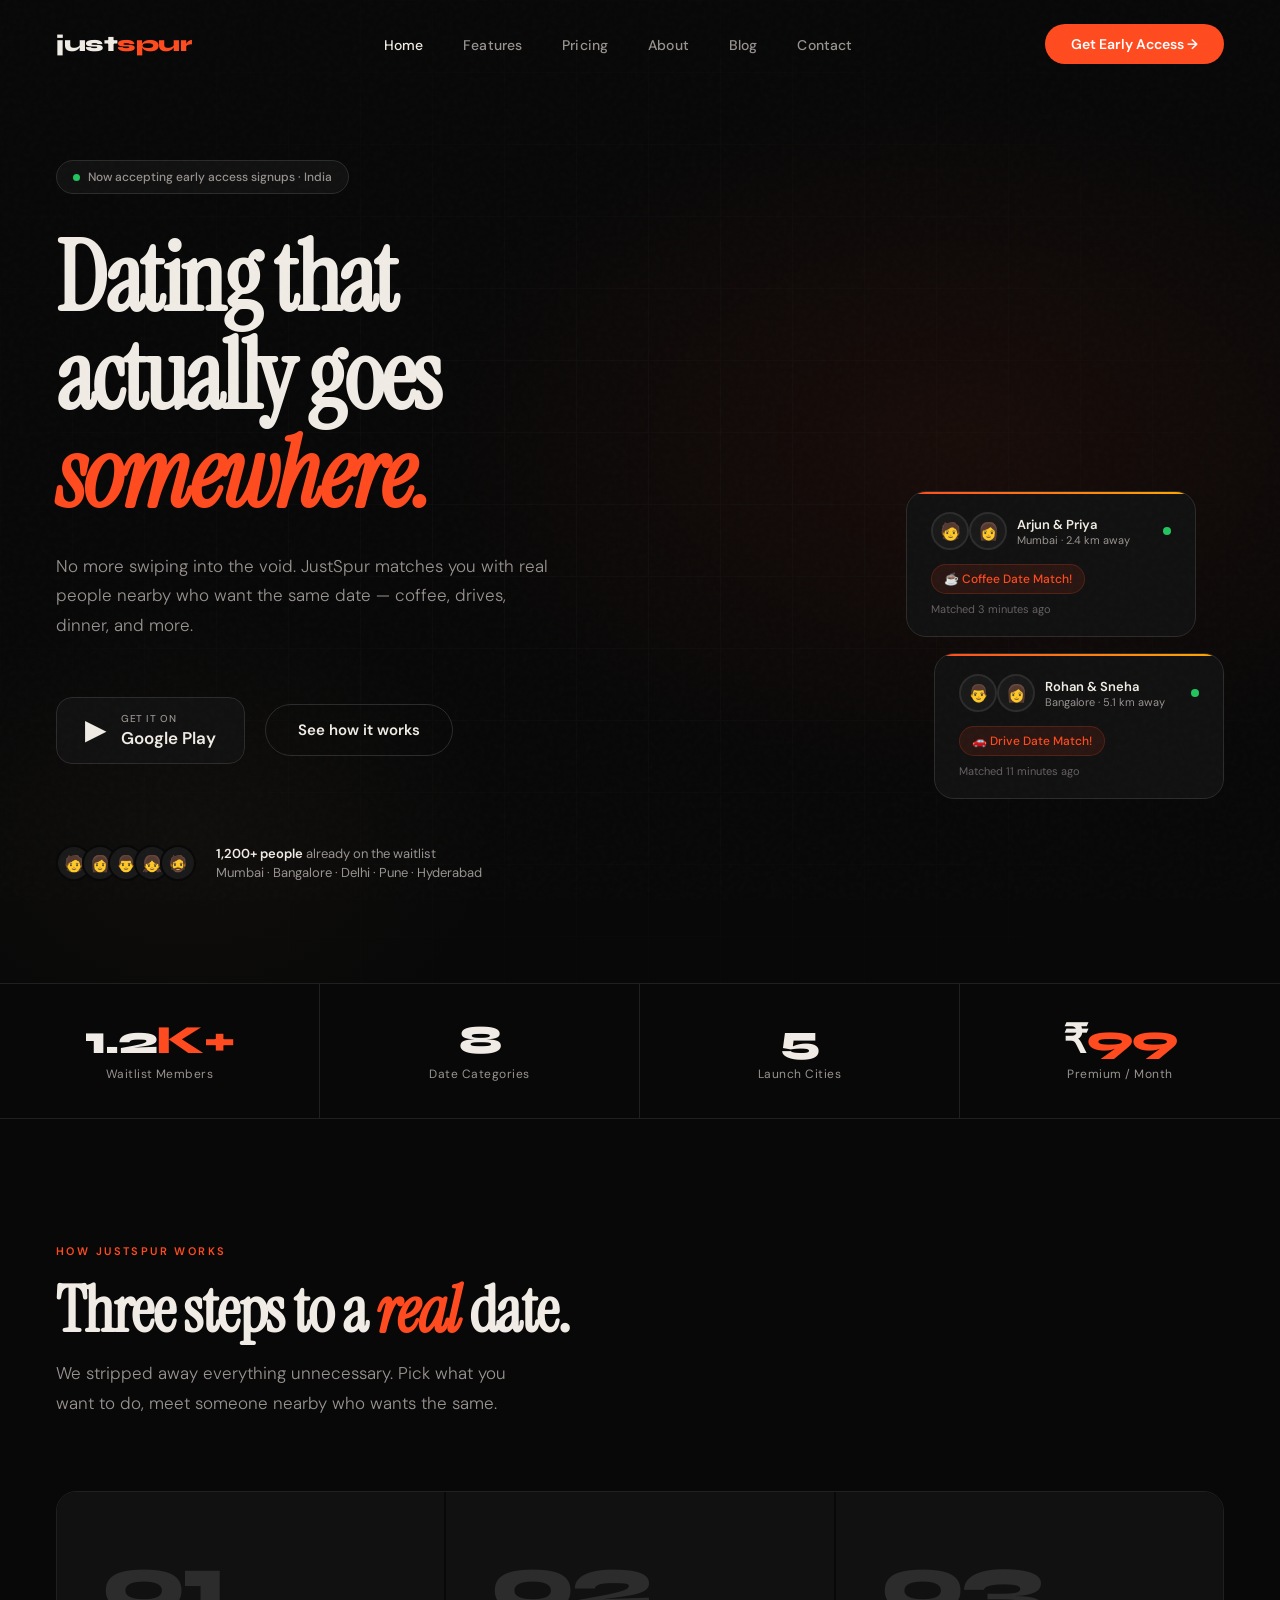
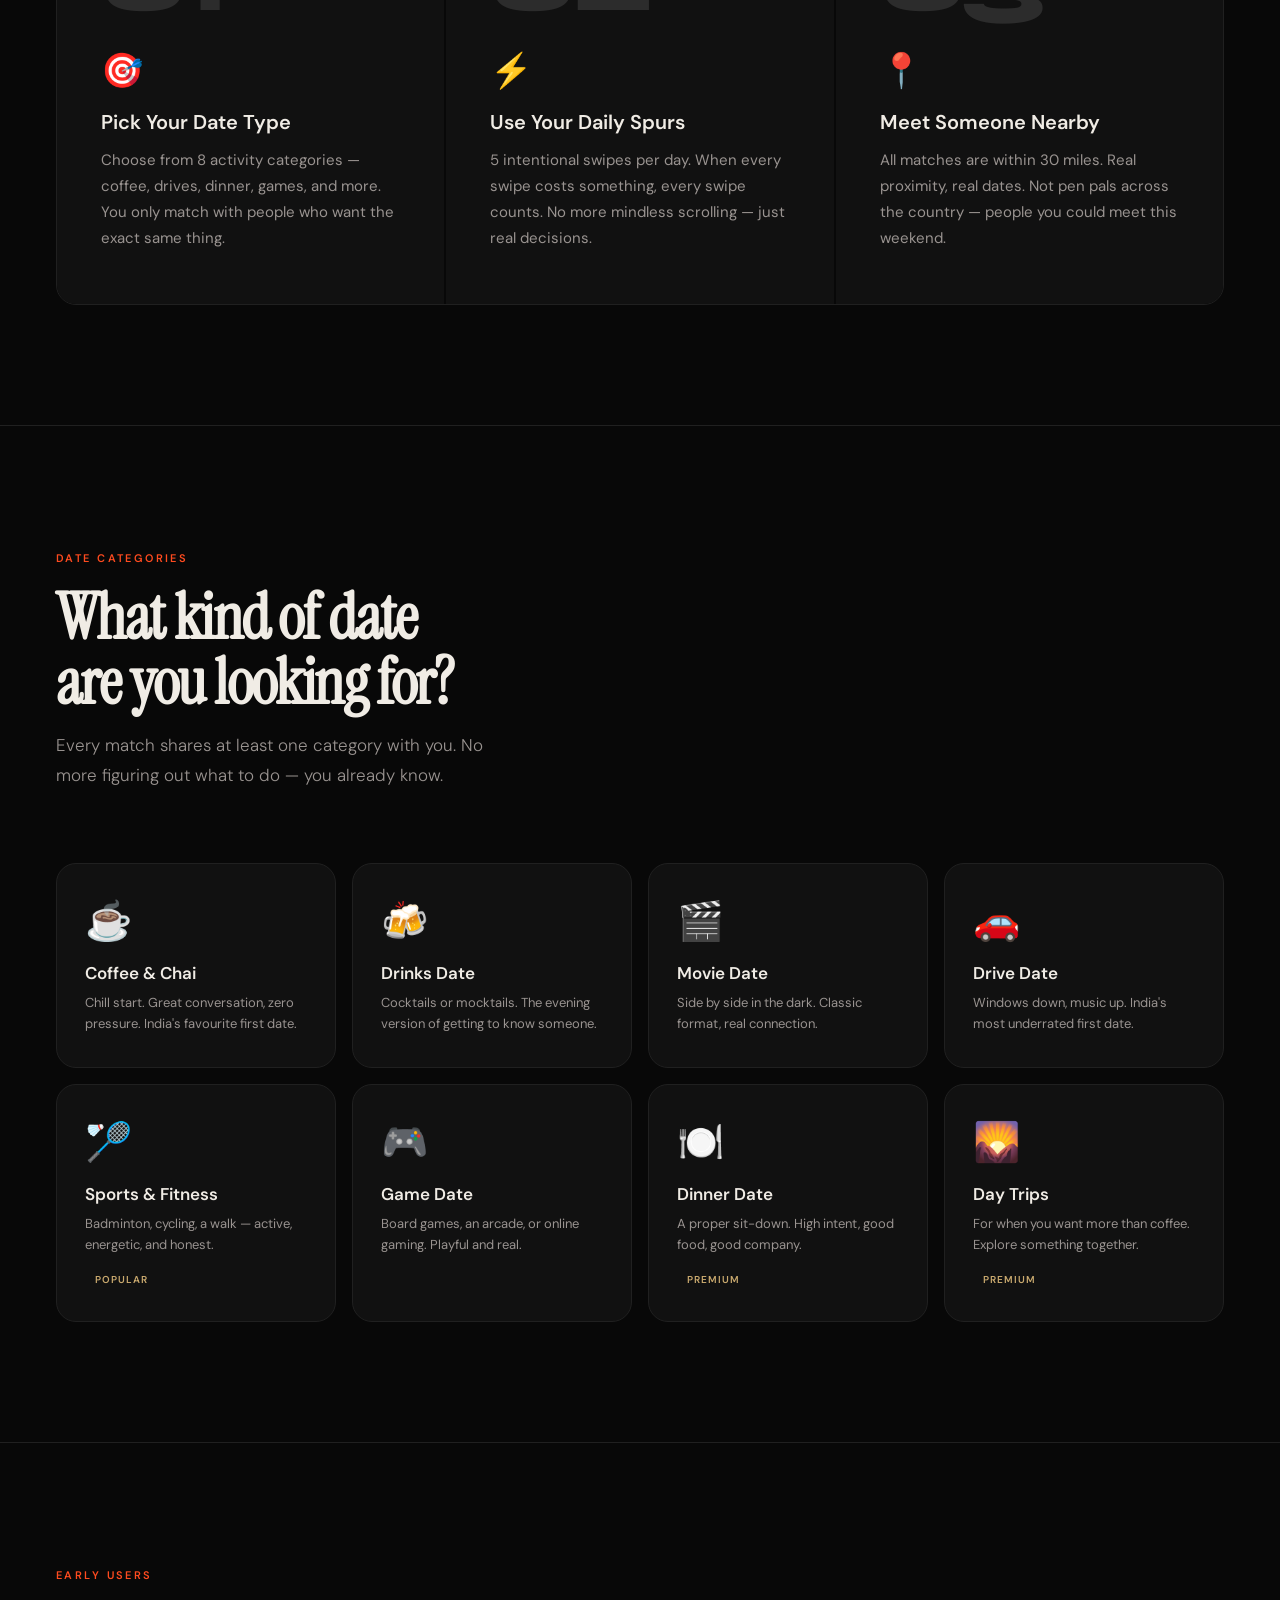
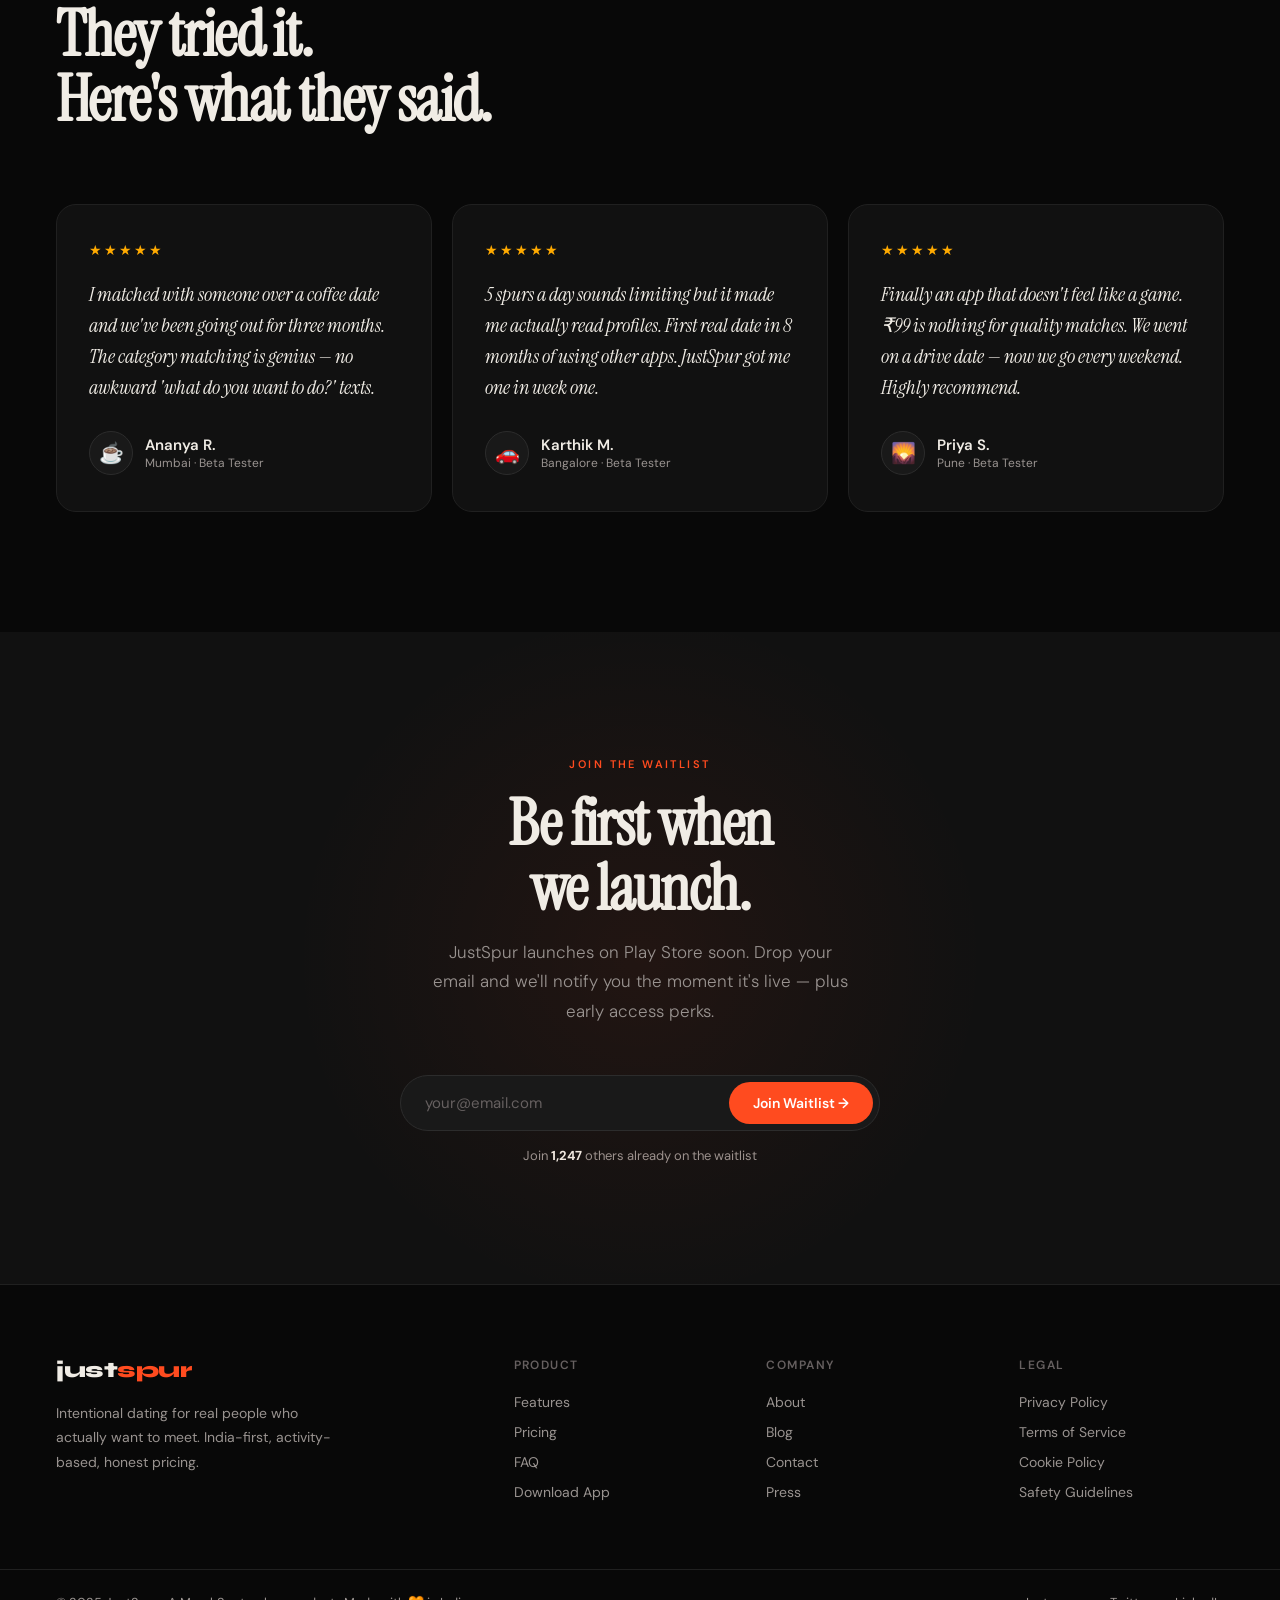
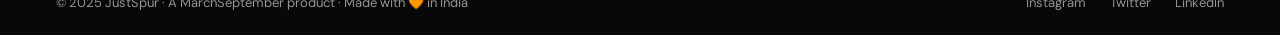
<file: index.html>
<!DOCTYPE html>
<html lang="en">
<head>
  <meta charset="UTF-8">
  <meta name="viewport" content="width=device-width, initial-scale=1.0">
  <title>JustSpur — Intentional Dating, Real Meetings</title>
  <meta name="description" content="JustSpur matches you with real people nearby who want the same date experience. Coffee, drives, dinner and more. India's activity-based dating app. Coming soon on Play Store.">
  <meta name="keywords" content="dating app india, activity dating, coffee date, justspur, intentional dating">
  <meta property="og:title" content="JustSpur — Intentional Dating, Real Meetings">
  <meta property="og:description" content="Stop swiping into the void. Match with people nearby who want the same date experience.">
  <meta property="og:type" content="website">
  <meta property="og:url" content="https://justspur.com">
  <meta name="theme-color" content="#080808">
  <link rel="stylesheet" href="css/style.css">
  <!-- Razorpay -->
  <script src="https://checkout.razorpay.com/v1/checkout.js" defer></script>
</head>
<body>

<!-- ═══ NAV ═══ -->
<nav id="nav">
  <a class="nav-logo" href="#" data-page="home">just<span>spur</span></a>
  <ul class="nav-links">
    <li><a href="#" data-page="home" class="active">Home</a></li>
    <li><a href="#" data-page="features">Features</a></li>
    <li><a href="#" data-page="pricing">Pricing</a></li>
    <li><a href="#" data-page="about">About</a></li>
    <li><a href="#" data-page="blog">Blog</a></li>
    <li><a href="#" data-page="contact">Contact</a></li>
  </ul>
  <a class="nav-cta" href="#" data-page="pricing">Get Early Access →</a>
  <button class="hamburger" id="hamburger" aria-label="Menu">
    <span></span><span></span><span></span>
  </button>
</nav>

<!-- ═══ MOBILE NAV ═══ -->
<div id="mobile-nav">
  <a href="#" data-page="home">Home</a>
  <a href="#" data-page="features">Features</a>
  <a href="#" data-page="pricing">Pricing</a>
  <a href="#" data-page="about">About</a>
  <a href="#" data-page="blog">Blog</a>
  <a href="#" data-page="contact">Contact</a>
</div>


<!-- ════════════════════════════════════════
     HOME PAGE
════════════════════════════════════════ -->
<div id="home" class="page active">

  <!-- HERO -->
  <section class="hero">
    <div class="hero-bg"></div>
    <div class="hero-grid"></div>

    <div class="hero-badge">
      <span class="dot"></span>
      Now accepting early access signups · India
    </div>

    <h1 class="heading h1 hero-headline">
      Dating that<br>
      actually goes<br>
      <em>somewhere.</em>
    </h1>

    <p class="subtext hero-sub">
      No more swiping into the void. JustSpur matches you with real people nearby who want the same date — coffee, drives, dinner, and more.
    </p>

    <div class="hero-actions">
      <!-- Play Store Button — replace href with your Play Store link when live -->
      <a class="playstore-btn" href="#" onclick="showComingSoon(event)">
        <span class="ps-icon">▶</span>
        <span class="ps-text">
          <small>Get it on</small>
          <strong>Google Play</strong>
        </span>
      </a>
      <a class="btn btn-outline" href="#" data-page="features">See how it works</a>
    </div>

    <div class="hero-social-proof">
      <div class="avatars">
        <span>🧑</span><span>👩</span><span>👨</span><span>👧</span><span>🧔</span>
      </div>
      <div class="social-proof-text">
        <strong>1,200+ people</strong> already on the waitlist<br>
        Mumbai · Bangalore · Delhi · Pune · Hyderabad
      </div>
    </div>

    <!-- Floating match cards (hidden on mobile) -->
    <div class="hero-cards">
      <div class="match-card">
        <div class="mc-users">
          <div class="mc-avatar">🧑</div>
          <div class="mc-avatar overlap">👩</div>
          <div class="mc-info">
            <div class="mc-name">Arjun & Priya</div>
            <div class="mc-loc">Mumbai · 2.4 km away</div>
          </div>
          <div class="live-dot"></div>
        </div>
        <div class="mc-tag">☕ Coffee Date Match!</div>
        <div class="mc-time">Matched 3 minutes ago</div>
      </div>
      <div class="match-card" style="margin-left:28px">
        <div class="mc-users">
          <div class="mc-avatar">👨</div>
          <div class="mc-avatar overlap">👩</div>
          <div class="mc-info">
            <div class="mc-name">Rohan & Sneha</div>
            <div class="mc-loc">Bangalore · 5.1 km away</div>
          </div>
          <div class="live-dot"></div>
        </div>
        <div class="mc-tag">🚗 Drive Date Match!</div>
        <div class="mc-time">Matched 11 minutes ago</div>
      </div>
    </div>
  </section>

  <!-- COMING SOON MODAL -->
  <div id="coming-soon-modal" style="display:none;position:fixed;inset:0;z-index:800;background:rgba(0,0,0,0.85);backdrop-filter:blur(12px);align-items:center;justify-content:center;">
    <div style="background:var(--surface);border:1px solid var(--border2);border-radius:28px;padding:56px 48px;max-width:440px;width:90%;text-align:center;position:relative;">
      <button onclick="closeModal()" style="position:absolute;top:20px;right:20px;background:none;border:none;color:var(--muted2);font-size:22px;cursor:pointer;">✕</button>
      <div style="font-size:56px;margin-bottom:20px;">🚀</div>
      <h2 style="font-family:'Instrument Serif',serif;font-size:32px;margin-bottom:12px;">Coming Soon!</h2>
      <p style="color:var(--muted2);font-size:16px;line-height:1.7;margin-bottom:32px;">JustSpur is launching on the Play Store very soon. Join the waitlist and be the first to know.</p>
      <form id="modal-waitlist-form" style="display:flex;flex-direction:column;gap:12px;">
        <input type="email" id="modal-email" placeholder="Enter your email" required style="background:var(--surface2);border:1px solid var(--border2);border-radius:12px;padding:14px 18px;color:var(--text);font-family:'DM Sans',sans-serif;font-size:15px;outline:none;">
        <button type="submit" class="btn btn-primary" style="justify-content:center;">Notify Me at Launch →</button>
      </form>
      <p style="font-size:12px;color:var(--muted);margin-top:16px;">No spam. One email when we launch. Promise.</p>
    </div>
  </div>

  <!-- STATS STRIP -->
  <div class="stats-strip">
    <div class="stat-item reveal">
      <div class="stat-num">1.2<span>K+</span></div>
      <div class="stat-label">Waitlist Members</div>
    </div>
    <div class="stat-item reveal reveal-delay-1">
      <div class="stat-num">8</div>
      <div class="stat-label">Date Categories</div>
    </div>
    <div class="stat-item reveal reveal-delay-2">
      <div class="stat-num">5</div>
      <div class="stat-label">Launch Cities</div>
    </div>
    <div class="stat-item reveal reveal-delay-3">
      <div class="stat-num">₹<span>99</span></div>
      <div class="stat-label">Premium / Month</div>
    </div>
  </div>

  <!-- HOW IT WORKS -->
  <section class="section">
    <p class="eyebrow reveal">How JustSpur Works</p>
    <h2 class="heading h2 reveal">Three steps to a <em style="font-style:italic;color:var(--accent)">real</em> date.</h2>
    <p class="subtext reveal" style="margin-top:16px;max-width:480px;">We stripped away everything unnecessary. Pick what you want to do, meet someone nearby who wants the same.</p>
    <div class="steps-row reveal" style="margin-top:72px;">
      <div class="step-card">
        <div class="step-num">01</div>
        <div class="step-emoji">🎯</div>
        <h3 class="step-title">Pick Your Date Type</h3>
        <p class="step-desc">Choose from 8 activity categories — coffee, drives, dinner, games, and more. You only match with people who want the exact same thing.</p>
      </div>
      <div class="step-card">
        <div class="step-num">02</div>
        <div class="step-emoji">⚡</div>
        <h3 class="step-title">Use Your Daily Spurs</h3>
        <p class="step-desc">5 intentional swipes per day. When every swipe costs something, every swipe counts. No more mindless scrolling — just real decisions.</p>
      </div>
      <div class="step-card">
        <div class="step-num">03</div>
        <div class="step-emoji">📍</div>
        <h3 class="step-title">Meet Someone Nearby</h3>
        <p class="step-desc">All matches are within 30 miles. Real proximity, real dates. Not pen pals across the country — people you could meet this weekend.</p>
      </div>
    </div>
  </section>

  <hr class="divider">

  <!-- DATE CATEGORIES -->
  <section class="section">
    <p class="eyebrow reveal">Date Categories</p>
    <h2 class="heading h2 reveal">What kind of date<br>are you looking for?</h2>
    <p class="subtext reveal" style="margin-top:16px;max-width:460px;">Every match shares at least one category with you. No more figuring out what to do — you already know.</p>
    <div class="cats-grid">
      <div class="cat-card reveal">
        <div class="cat-emoji">☕</div>
        <div class="cat-name">Coffee & Chai</div>
        <div class="cat-desc">Chill start. Great conversation, zero pressure. India's favourite first date.</div>
      </div>
      <div class="cat-card reveal reveal-delay-1">
        <div class="cat-emoji">🍻</div>
        <div class="cat-name">Drinks Date</div>
        <div class="cat-desc">Cocktails or mocktails. The evening version of getting to know someone.</div>
      </div>
      <div class="cat-card reveal reveal-delay-2">
        <div class="cat-emoji">🎬</div>
        <div class="cat-name">Movie Date</div>
        <div class="cat-desc">Side by side in the dark. Classic format, real connection.</div>
      </div>
      <div class="cat-card reveal reveal-delay-3">
        <div class="cat-emoji">🚗</div>
        <div class="cat-name">Drive Date</div>
        <div class="cat-desc">Windows down, music up. India's most underrated first date.</div>
      </div>
      <div class="cat-card reveal">
        <div class="cat-emoji">🏸</div>
        <div class="cat-name">Sports & Fitness</div>
        <div class="cat-desc">Badminton, cycling, a walk — active, energetic, and honest.</div>
        <span class="cat-tag">Popular</span>
      </div>
      <div class="cat-card reveal reveal-delay-1">
        <div class="cat-emoji">🎮</div>
        <div class="cat-name">Game Date</div>
        <div class="cat-desc">Board games, an arcade, or online gaming. Playful and real.</div>
      </div>
      <div class="cat-card reveal reveal-delay-2">
        <div class="cat-emoji">🍽️</div>
        <div class="cat-name">Dinner Date</div>
        <div class="cat-desc">A proper sit-down. High intent, good food, good company.</div>
        <span class="cat-tag">Premium</span>
      </div>
      <div class="cat-card reveal reveal-delay-3">
        <div class="cat-emoji">🌄</div>
        <div class="cat-name">Day Trips</div>
        <div class="cat-desc">For when you want more than coffee. Explore something together.</div>
        <span class="cat-tag">Premium</span>
      </div>
    </div>
  </section>

  <hr class="divider">

  <!-- TESTIMONIALS -->
  <section class="section">
    <p class="eyebrow reveal">Early Users</p>
    <h2 class="heading h2 reveal">They tried it.<br>Here's what they said.</h2>
    <div class="testi-grid">
      <div class="testi-card reveal">
        <div class="testi-stars">★★★★★</div>
        <p class="testi-text">I matched with someone over a coffee date and we've been going out for three months. The category matching is genius — no awkward 'what do you want to do?' texts.</p>
        <div class="testi-author">
          <div class="testi-avatar">☕</div>
          <div>
            <div class="testi-name">Ananya R.</div>
            <div class="testi-city">Mumbai · Beta Tester</div>
          </div>
        </div>
      </div>
      <div class="testi-card reveal reveal-delay-1">
        <div class="testi-stars">★★★★★</div>
        <p class="testi-text">5 spurs a day sounds limiting but it made me actually read profiles. First real date in 8 months of using other apps. JustSpur got me one in week one.</p>
        <div class="testi-author">
          <div class="testi-avatar">🚗</div>
          <div>
            <div class="testi-name">Karthik M.</div>
            <div class="testi-city">Bangalore · Beta Tester</div>
          </div>
        </div>
      </div>
      <div class="testi-card reveal reveal-delay-2">
        <div class="testi-stars">★★★★★</div>
        <p class="testi-text">Finally an app that doesn't feel like a game. ₹99 is nothing for quality matches. We went on a drive date — now we go every weekend. Highly recommend.</p>
        <div class="testi-author">
          <div class="testi-avatar">🌄</div>
          <div>
            <div class="testi-name">Priya S.</div>
            <div class="testi-city">Pune · Beta Tester</div>
          </div>
        </div>
      </div>
    </div>
  </section>

  <!-- WAITLIST CTA -->
  <section class="waitlist-section">
    <p class="eyebrow reveal">Join the Waitlist</p>
    <h2 class="heading h2 reveal" style="margin-bottom:16px;">Be first when<br>we launch.</h2>
    <p class="subtext reveal" style="margin:0 auto;max-width:420px;text-align:center;">JustSpur launches on Play Store soon. Drop your email and we'll notify you the moment it's live — plus early access perks.</p>
    <form class="waitlist-form reveal" id="waitlist-form">
      <input type="email" id="waitlist-email" placeholder="your@email.com" required>
      <button type="submit">Join Waitlist →</button>
    </form>
    <p class="waitlist-count" id="waitlist-count">Join <strong>1,247</strong> others already on the waitlist</p>
  </section>

</div><!-- /home -->


<!-- ════════════════════════════════════════
     FEATURES PAGE
════════════════════════════════════════ -->
<div id="features" class="page">

  <section class="features-page-hero">
    <p class="eyebrow">Features</p>
    <h1 class="heading h2" style="margin-bottom:16px;">Built for people who<br>actually want to <em style="font-style:italic;color:var(--accent)">meet.</em></h1>
    <p class="subtext" style="max-width:500px;">Every feature was designed with one goal — getting you on a real date, faster, with less noise and zero manipulation.</p>
  </section>

  <div class="features-bento">
    <div class="feat-block wide">
      <div class="feat-icon">🎯</div>
      <h3 class="feat-title">Activity-Based Matching</h3>
      <p class="feat-desc">You're matched with people who want the exact same date experience as you. No more "what do you want to do?" — you already both know. This single idea changes everything about how dating apps work.</p>
    </div>
    <div class="feat-block">
      <div class="feat-icon">⚡</div>
      <h3 class="feat-title">Daily Spurs System</h3>
      <p class="feat-desc">5 intentional swipes per day. Every swipe is deliberate, reducing low-quality matches and making every connection feel considered and meaningful.</p>
    </div>
    <div class="feat-block">
      <div class="feat-icon">📍</div>
      <h3 class="feat-title">Proximity Matching</h3>
      <p class="feat-desc">Only matches within 30 miles. No pen pals across the country — every match is someone you could realistically meet this week.</p>
    </div>
    <div class="feat-block">
      <div class="feat-icon">🔒</div>
      <h3 class="feat-title">Verified Profiles Only</h3>
      <p class="feat-desc">Google sign-in means no anonymous accounts. Photo verification coming soon. No bots, no catfish, no fake profiles — just real people.</p>
      <span class="feat-badge">Verification Coming Soon</span>
    </div>
    <div class="feat-block">
      <div class="feat-icon">💬</div>
      <h3 class="feat-title">Category-Powered Chat</h3>
      <p class="feat-desc">When you match, you already share a date idea. Chat starts with built-in conversation starters based on your shared category — so the awkward silence never happens.</p>
    </div>
    <div class="feat-block">
      <div class="feat-icon">👁️</div>
      <h3 class="feat-title">See Who Liked You</h3>
      <p class="feat-desc">Premium members can see exactly who swiped right on them before deciding. Stop guessing — know your match before you commit your Spur.</p>
      <span class="feat-badge">Premium Only</span>
    </div>
    <div class="feat-block">
      <div class="feat-icon">🌟</div>
      <h3 class="feat-title">Weekly Profile Boost</h3>
      <p class="feat-desc">Once a week, Premium members get pushed to the top of the feed in their city for one hour. Maximum visibility at the moment you choose.</p>
      <span class="feat-badge">Premium Only</span>
    </div>
    <div class="feat-block">
      <div class="feat-icon">🛡️</div>
      <h3 class="feat-title">Safety First, Always</h3>
      <p class="feat-desc">Easy report and block tools. Approximate location sharing only. A dedicated moderation team. Your safety isn't a feature we added — it's the foundation we built on.</p>
    </div>
    <div class="feat-block">
      <div class="feat-icon">🚫</div>
      <h3 class="feat-title">Zero Ads. Ever.</h3>
      <p class="feat-desc">JustSpur makes money from subscriptions, not your attention. No ads, no sponsored profiles, no algorithmic manipulation. What you see is what's real.</p>
    </div>
  </div>

  <!-- COMPARISON TABLE -->
  <div class="compare-wrap">
    <p class="eyebrow reveal">The Difference</p>
    <h2 class="heading h2 reveal">JustSpur vs. everyone else</h2>
    <div class="table-scroll">
      <table class="compare-table reveal">
        <thead>
          <tr>
            <th>Feature</th>
            <th class="hl">JustSpur ⚡</th>
            <th>Typical Free Apps</th>
            <th>Other Paid Apps</th>
          </tr>
        </thead>
        <tbody>
          <tr>
            <td>Activity-based matching</td>
            <td class="hl"><span class="ck">✓</span></td>
            <td><span class="cx">✗</span></td>
            <td><span class="cx">✗</span></td>
          </tr>
          <tr>
            <td>Verified real profiles</td>
            <td class="hl"><span class="ck">✓</span></td>
            <td><span class="cx">✗</span></td>
            <td>Partial</td>
          </tr>
          <tr>
            <td>UPI / Indian payments</td>
            <td class="hl"><span class="ck">✓</span></td>
            <td>—</td>
            <td><span class="cx">✗</span></td>
          </tr>
          <tr>
            <td>India-first design</td>
            <td class="hl"><span class="ck">✓</span></td>
            <td>Partial</td>
            <td><span class="cx">✗</span></td>
          </tr>
          <tr>
            <td>Intentional swipe limit</td>
            <td class="hl"><span class="ck">✓</span></td>
            <td><span class="cx">✗</span></td>
            <td><span class="cx">✗</span></td>
          </tr>
          <tr>
            <td>No ads ever</td>
            <td class="hl"><span class="ck">✓</span></td>
            <td><span class="cx">✗</span></td>
            <td>Partial</td>
          </tr>
          <tr>
            <td>Premium price</td>
            <td class="hl" style="color:var(--accent);font-weight:600;">₹99/mo</td>
            <td>Free (poor quality)</td>
            <td>₹800–2,000/mo</td>
          </tr>
        </tbody>
      </table>
    </div>
  </div>

</div><!-- /features -->


<!-- ════════════════════════════════════════
     PRICING PAGE
════════════════════════════════════════ -->
<div id="pricing" class="page">

  <section class="pricing-page-hero">
    <p class="eyebrow">Pricing</p>
    <h1 class="heading h2" style="margin-bottom:16px;">Simple. Honest.<br>Affordable.</h1>
    <p class="subtext" style="margin:0 auto;max-width:420px;">Two plans. No hidden fees. No tricks. No "cancel in the next 5 minutes" pressure. Just fair pricing.</p>
  </section>

  <div class="pricing-cards-wrap">
    <!-- FREE PLAN -->
    <div class="price-card reveal">
      <div class="plan-label">Free Plan</div>
      <div class="plan-price"><small>₹</small>0</div>
      <div class="plan-period">Forever free · No card needed</div>
      <ul class="plan-feats">
        <li>5 Spurs (swipes) per day</li>
        <li>2 Date categories of your choice</li>
        <li>30-mile radius matching</li>
        <li>Chat with all matches</li>
        <li>Google Sign-In (verified)</li>
        <li class="off">See who liked you</li>
        <li class="off">All 8 date categories</li>
        <li class="off">Edit photos after setup</li>
        <li class="off">Weekly profile Boost</li>
        <li class="off">Priority in match feed</li>
      </ul>
      <div class="plan-btn-wrap">
        <button class="btn btn-outline" onclick="showComingSoon(event)">Join Waitlist Free →</button>
      </div>
    </div>

    <!-- PREMIUM PLAN -->
    <div class="price-card featured reveal reveal-delay-2">
      <div class="plan-label">Premium</div>
      <div class="plan-price"><small>₹</small>99</div>
      <div class="plan-period">per month · Cancel anytime · No contracts</div>
      <ul class="plan-feats">
        <li>5 Spurs/day (guaranteed daily reset)</li>
        <li>All 8 Date categories unlocked</li>
        <li>30-mile radius matching</li>
        <li>See who liked you before swiping</li>
        <li>Full photo management anytime</li>
        <li>Priority placement in match feed</li>
        <li>1× Weekly Profile Boost per week</li>
        <li>Read receipts in chat</li>
        <li>Zero ads · Forever</li>
        <li>Priority customer support</li>
      </ul>
      <div class="plan-btn-wrap">
        <button class="btn btn-primary" onclick="openRazorpay()">Upgrade for ₹99/mo →</button>
      </div>
    </div>
  </div>

  <div class="payment-note reveal">
    Payments secured by <strong>Razorpay</strong> — India's most trusted payment gateway
    <div class="pay-logos">
      <div class="pay-logo">🏦 UPI</div>
      <div class="pay-logo">💳 Debit / Credit Card</div>
      <div class="pay-logo">📱 Paytm</div>
      <div class="pay-logo">🏧 Net Banking</div>
      <div class="pay-logo">💰 PhonePe</div>
      <div class="pay-logo">🟢 Google Pay</div>
    </div>
    <p style="margin-top:16px;font-size:13px;">All transactions are end-to-end encrypted. Cancel anytime from app settings. We never store your card details.</p>
  </div>

  <!-- FAQ -->
  <div class="faq-wrap">
    <div class="section-center" style="margin-bottom:60px;">
      <p class="eyebrow">FAQ</p>
      <h2 class="heading h3">Frequently asked questions</h2>
    </div>
    <div class="faq-item">
      <div class="faq-q">What are Spurs exactly?</div>
      <div class="faq-a">A Spur is a right-swipe on JustSpur — your intentional "I'm interested" signal. You get 5 per day on the free plan. They reset automatically every morning at midnight so you always have a fresh start.</div>
    </div>
    <div class="faq-item">
      <div class="faq-q">Can I cancel my subscription?</div>
      <div class="faq-a">Yes, absolutely. Cancel anytime from the app settings or by emailing support@justspur.com. You keep premium access until the end of your current billing period. No fees, no questions asked.</div>
    </div>
    <div class="faq-item">
      <div class="faq-q">How does activity-based matching work?</div>
      <div class="faq-a">When you sign up, you choose 2 date categories (up to 8 on premium). You'll only see profiles of people who share at least one category with you — AND who match your gender preferences AND are within 30 miles. When you both swipe right, it's a match.</div>
    </div>
    <div class="faq-item">
      <div class="faq-q">Which cities is JustSpur launching in?</div>
      <div class="faq-a">We're launching in Mumbai, Bangalore, Delhi, Pune, and Hyderabad first — then expanding city by city to ensure quality matches everywhere we go. Join the waitlist and we'll tell you when your city is live.</div>
    </div>
    <div class="faq-item">
      <div class="faq-q">How do you keep profiles safe and real?</div>
      <div class="faq-a">Every user signs in with Google (no anonymous accounts possible). We have easy report and block tools, a dedicated moderation team, and photo verification coming very soon. Safety is built into the foundation, not bolted on afterwards.</div>
    </div>
    <div class="faq-item">
      <div class="faq-q">Is the 30-mile radius fixed?</div>
      <div class="faq-a">Currently yes, though we're developing a smart radius system that adapts based on user density in your area — smaller in dense metros like Mumbai, slightly larger in smaller cities. This is coming in a future update.</div>
    </div>
    <div class="faq-item">
      <div class="faq-q">When does the app launch on Play Store?</div>
      <div class="faq-a">Very soon! We're in the final stages of development. Join the waitlist on our homepage and you'll be among the first to know — plus get early access perks when we launch.</div>
    </div>
  </div>

</div><!-- /pricing -->


<!-- ════════════════════════════════════════
     ABOUT PAGE
════════════════════════════════════════ -->
<div id="about" class="page">

  <section class="about-hero">
    <div class="about-text">
      <p class="eyebrow">Our Story</p>
      <h1 class="heading h2" style="margin-bottom:28px;">We got tired of<br><em style="font-style:italic;color:var(--accent)">going nowhere.</em></h1>
      <p>We built JustSpur because we were sick of matching with someone, texting for three weeks, and never actually meeting. Dating apps had quietly turned into <strong>entertainment products</strong> — not tools for genuine connection.</p>
      <p>The problem wasn't the people. It was the system. When swiping is infinite and free, nobody takes it seriously. When there's no shared intention about what kind of date you're looking for, every conversation starts from scratch.</p>
      <p>So we stripped it all back. <strong>Pick your date type. Use your 5 daily Spurs with intention. Meet someone nearby who wants the same thing.</strong> That's the whole idea. That's JustSpur.</p>
      <div style="margin-top:36px;">
        <a class="btn btn-primary" href="#" data-page="pricing">Join the Waitlist →</a>
      </div>
    </div>
    <div class="about-visual">
      <span style="position:relative;z-index:1;">💘</span>
    </div>
  </section>

  <!-- VALUES -->
  <section class="section">
    <p class="eyebrow reveal">Our Values</p>
    <h2 class="heading h2 reveal">What we actually<br>believe in.</h2>
    <div class="values-grid">
      <div class="value-card reveal">
        <div class="value-num">01</div>
        <h3 class="value-title">Intention Over Volume</h3>
        <p class="value-desc">A smaller number of meaningful interactions beats thousands of empty swipes every time. We design for quality of connections, not time spent in the app.</p>
      </div>
      <div class="value-card reveal reveal-delay-1">
        <div class="value-num">02</div>
        <h3 class="value-title">Real Meetings, Not Texting</h3>
        <p class="value-desc">Our entire product pushes toward getting you from "match" to "date" as fast as possible. A pen pal is not the goal. A date is.</p>
      </div>
      <div class="value-card reveal reveal-delay-2">
        <div class="value-num">03</div>
        <h3 class="value-title">Privacy as a Default</h3>
        <p class="value-desc">Approximate location only. We don't sell your data. We don't run ads on your profile. Your personal life is yours — we're just the connector.</p>
      </div>
      <div class="value-card reveal">
        <div class="value-num">04</div>
        <h3 class="value-title">India First</h3>
        <p class="value-desc">Built for Indian cities, priced for Indian wallets. UPI payments, chai date culture, and cities that actually matter to you — not copied from a US app.</p>
      </div>
      <div class="value-card reveal reveal-delay-1">
        <div class="value-num">05</div>
        <h3 class="value-title">Safety is Non-Negotiable</h3>
        <p class="value-desc">Every product decision passes through a safety filter. Verified sign-in, photo moderation, easy reporting. We take this more seriously than anything else.</p>
      </div>
      <div class="value-card reveal reveal-delay-2">
        <div class="value-num">06</div>
        <h3 class="value-title">Honest Pricing</h3>
        <p class="value-desc">₹99/month. No dark patterns, no "cancel in the next 5 minutes or you'll be charged," no tricks. Cancel anytime, zero questions asked.</p>
      </div>
    </div>
  </section>

  <!-- FOUNDER -->
  <section class="founder-section">
    <div class="section-center">
      <p class="eyebrow">The Builder</p>
      <h2 class="heading h3">Behind JustSpur</h2>
    </div>
    <div class="founder-card reveal">
      <div class="founder-avatar">👨‍💻</div>
      <div class="founder-name">Sujith</div>
      <div class="founder-role">Founder · MarchSeptember</div>
      <p class="founder-bio">Building JustSpur to create the dating experience he always wished existed — intentional, honest, and built for India. JustSpur is part of MarchSeptember, a portfolio of products built around real people and real interactions.</p>
    </div>
  </section>

</div><!-- /about -->


<!-- ════════════════════════════════════════
     BLOG PAGE
════════════════════════════════════════ -->
<div id="blog" class="page">

  <section class="blog-page-hero">
    <p class="eyebrow">The JustSpur Blog</p>
    <h1 class="heading h2" style="margin-bottom:16px;">Dating, honestly.</h1>
    <p class="subtext" style="max-width:480px;">Thoughts on modern dating, intentional connections, and why we're building JustSpur differently from every app before it.</p>
  </section>

  <div class="blog-grid">
    <div class="blog-card reveal">
      <div class="blog-thumb">☕</div>
      <div class="blog-body">
        <span class="blog-tag">Dating Tips</span>
        <h3 class="blog-title">Why the Coffee Date is Still the Best First Date (And Always Will Be)</h3>
        <p class="blog-excerpt">Low pressure, easy exit, good conversation. The humble coffee date remains the most honest first meeting you can suggest — and here's the science behind why.</p>
        <div class="blog-meta"><span>Jan 12, 2025</span><span>·</span><span>4 min read</span></div>
      </div>
    </div>
    <div class="blog-card reveal reveal-delay-1">
      <div class="blog-thumb">📱</div>
      <div class="blog-body">
        <span class="blog-tag">App Culture</span>
        <h3 class="blog-title">Why Infinite Swiping is Ruining Your Love Life</h3>
        <p class="blog-excerpt">The psychology of endless scrolling, how dating apps quietly exploit it, and what happens to your dating life when you put real limits back in.</p>
        <div class="blog-meta"><span>Jan 19, 2025</span><span>·</span><span>6 min read</span></div>
      </div>
    </div>
    <div class="blog-card reveal reveal-delay-2">
      <div class="blog-thumb">🇮🇳</div>
      <div class="blog-body">
        <span class="blog-tag">India Dating</span>
        <h3 class="blog-title">Dating in India in 2025: What's Changed, What Hasn't</h3>
        <p class="blog-excerpt">A candid look at how young India dates today — and why most apps still feel like they were built for someone else's culture entirely.</p>
        <div class="blog-meta"><span>Jan 28, 2025</span><span>·</span><span>8 min read</span></div>
      </div>
    </div>
    <div class="blog-card reveal">
      <div class="blog-thumb">🚗</div>
      <div class="blog-body">
        <span class="blog-tag">Date Ideas</span>
        <h3 class="blog-title">The Drive Date: India's Most Underrated First Date</h3>
        <p class="blog-excerpt">No awkward silences when you're both watching the road. Why a late-night drive might be the most honest, most comfortable first date format you can go on.</p>
        <div class="blog-meta"><span>Feb 3, 2025</span><span>·</span><span>5 min read</span></div>
      </div>
    </div>
    <div class="blog-card reveal reveal-delay-1">
      <div class="blog-thumb">💸</div>
      <div class="blog-body">
        <span class="blog-tag">Behind JustSpur</span>
        <h3 class="blog-title">Why We Charge ₹99 (And Why Free Would Have Been a Mistake)</h3>
        <p class="blog-excerpt">Free dating apps are full of people who aren't really looking for dates. Here's the honest business and product case for a small paywall that changes everything.</p>
        <div class="blog-meta"><span>Feb 10, 2025</span><span>·</span><span>7 min read</span></div>
      </div>
    </div>
    <div class="blog-card reveal reveal-delay-2">
      <div class="blog-thumb">🛡️</div>
      <div class="blog-body">
        <span class="blog-tag">Safety</span>
        <h3 class="blog-title">How We Think About Safety at JustSpur</h3>
        <p class="blog-excerpt">Our approach to verification, reporting, and building trust into every layer of the product — not as an afterthought, but as the foundation everything else is built on.</p>
        <div class="blog-meta"><span>Feb 17, 2025</span><span>·</span><span>5 min read</span></div>
      </div>
    </div>
  </div>

</div><!-- /blog -->


<!-- ════════════════════════════════════════
     CONTACT PAGE
════════════════════════════════════════ -->
<div id="contact" class="page">
  <div class="contact-layout" style="padding-top:80px;">

    <div class="contact-left">
      <p class="eyebrow">Contact</p>
      <h1 class="heading h3" style="margin-bottom:20px;">Let's talk.</h1>
      <p class="subtext">We're a small team and we read every single message. Whether it's a question, idea, or partnership — reach out.</p>
      <div class="contact-links">
        <a class="c-link" href="mailto:hello@justspur.com">
          <div class="c-link-icon">✉️</div>
          <div>
            <div class="c-link-label">General enquiries</div>
            <div class="c-link-val">hello@justspur.com</div>
          </div>
        </a>
        <a class="c-link" href="mailto:support@justspur.com">
          <div class="c-link-icon">🛟</div>
          <div>
            <div class="c-link-label">App support & billing</div>
            <div class="c-link-val">support@justspur.com</div>
          </div>
        </a>
        <a class="c-link" href="mailto:press@justspur.com">
          <div class="c-link-icon">📰</div>
          <div>
            <div class="c-link-label">Press & media</div>
            <div class="c-link-val">press@justspur.com</div>
          </div>
        </a>
        <a class="c-link" href="#">
          <div class="c-link-icon">📱</div>
          <div>
            <div class="c-link-label">Social media</div>
            <div class="c-link-val">@justspur</div>
          </div>
        </a>
      </div>
    </div>

    <div class="contact-right">
      <h2 class="form-title">Send us a message</h2>
      <div id="contact-form-wrap">
        <!-- 
          IMPORTANT: This form uses Formspree (free).
          Setup steps:
          1. Go to https://formspree.io and sign up free
          2. Click "New Form" and name it "JustSpur Contact"
          3. Copy your Form ID (e.g. xpzgkdna)
          4. Replace action="https://formspree.io/f/YOUR_ID" below with your actual ID
        -->
        <form id="contact-form">
          <div class="form-row">
            <div class="form-group">
              <label>First Name</label>
              <input type="text" id="cf-fname" placeholder="Arjun" required>
            </div>
            <div class="form-group">
              <label>Last Name</label>
              <input type="text" id="cf-lname" placeholder="Mehta">
            </div>
          </div>
          <div class="form-group">
            <label>Email</label>
            <input type="email" id="cf-email" placeholder="arjun@email.com" required>
          </div>
          <div class="form-group">
            <label>Subject</label>
            <select id="cf-subject">
              <option value="">Select a topic...</option>
              <option>General question</option>
              <option>Billing & subscription</option>
              <option>Report a profile</option>
              <option>Partnership or Press</option>
              <option>Feature request</option>
              <option>Other</option>
            </select>
          </div>
          <div class="form-group">
            <label>Message</label>
            <textarea id="cf-message" placeholder="Tell us what's on your mind..." required></textarea>
          </div>
          <button type="submit" class="btn btn-primary submit-btn" style="width:100%;justify-content:center;">Send Message →</button>
        </form>
      </div>
      <div class="form-success" id="form-success">
        <div class="fs-icon">✅</div>
        <h3>Message sent!</h3>
        <p>We'll get back to you within 24 hours.</p>
      </div>
    </div>

  </div>
</div><!-- /contact -->


<!-- ═══ FOOTER ═══ -->
<footer>
  <div class="footer-brand">
    <a class="nav-logo" href="#" data-page="home">just<span>spur</span></a>
    <p>Intentional dating for real people who actually want to meet. India-first, activity-based, honest pricing.</p>
  </div>
  <div class="footer-col">
    <h5>Product</h5>
    <a href="#" data-page="features">Features</a>
    <a href="#" data-page="pricing">Pricing</a>
    <a href="#" data-page="pricing">FAQ</a>
    <a href="#" onclick="showComingSoon(event)">Download App</a>
  </div>
  <div class="footer-col">
    <h5>Company</h5>
    <a href="#" data-page="about">About</a>
    <a href="#" data-page="blog">Blog</a>
    <a href="#" data-page="contact">Contact</a>
    <a href="#" data-page="contact">Press</a>
  </div>
  <div class="footer-col">
    <h5>Legal</h5>
    <a href="privacy-policy.html">Privacy Policy</a>
    <a href="terms.html">Terms of Service</a>
    <a href="cookie-policy.html">Cookie Policy</a>
    <a href="safety.html">Safety Guidelines</a>
  </div>
</footer>
<div class="footer-bottom">
  <span>© 2025 JustSpur · A MarchSeptember product · Made with 🧡 in India</span>
  <div class="footer-socials">
    <a href="#">Instagram</a>
    <a href="#">Twitter</a>
    <a href="#">LinkedIn</a>
  </div>
</div>

<script src="js/main.js"></script>
<script>
  // Coming soon modal helpers
  function showComingSoon(e) {
    if (e) e.preventDefault();
    document.getElementById('coming-soon-modal').style.display = 'flex';
  }
  function closeModal() {
    document.getElementById('coming-soon-modal').style.display = 'none';
  }
  // Close modal on backdrop click
  document.getElementById('coming-soon-modal')?.addEventListener('click', function(e) {
    if (e.target === this) closeModal();
  });
  // Modal waitlist form
  document.getElementById('modal-waitlist-form')?.addEventListener('submit', async (e) => {
    e.preventDefault();
    const email = document.getElementById('modal-email').value;
    const btn = e.target.querySelector('button');
    btn.textContent = 'Joining...';
    btn.disabled = true;
    // Reuse same Formspree ID as main waitlist
    try {
      await fetch('https://formspree.io/f/YOUR_FORMSPREE_ID', {
        method: 'POST',
        headers: { 'Content-Type': 'application/json', 'Accept': 'application/json' },
        body: JSON.stringify({ email, source: 'playstore-modal' })
      });
    } catch(err) {}
    document.getElementById('modal-waitlist-form').innerHTML = '<p style="color:var(--green);font-weight:600;font-size:16px;text-align:center;padding:12px 0;">🎉 You\'re on the list! We\'ll email you at launch.</p>';
  });
</script>
</body>
</html>
</file>
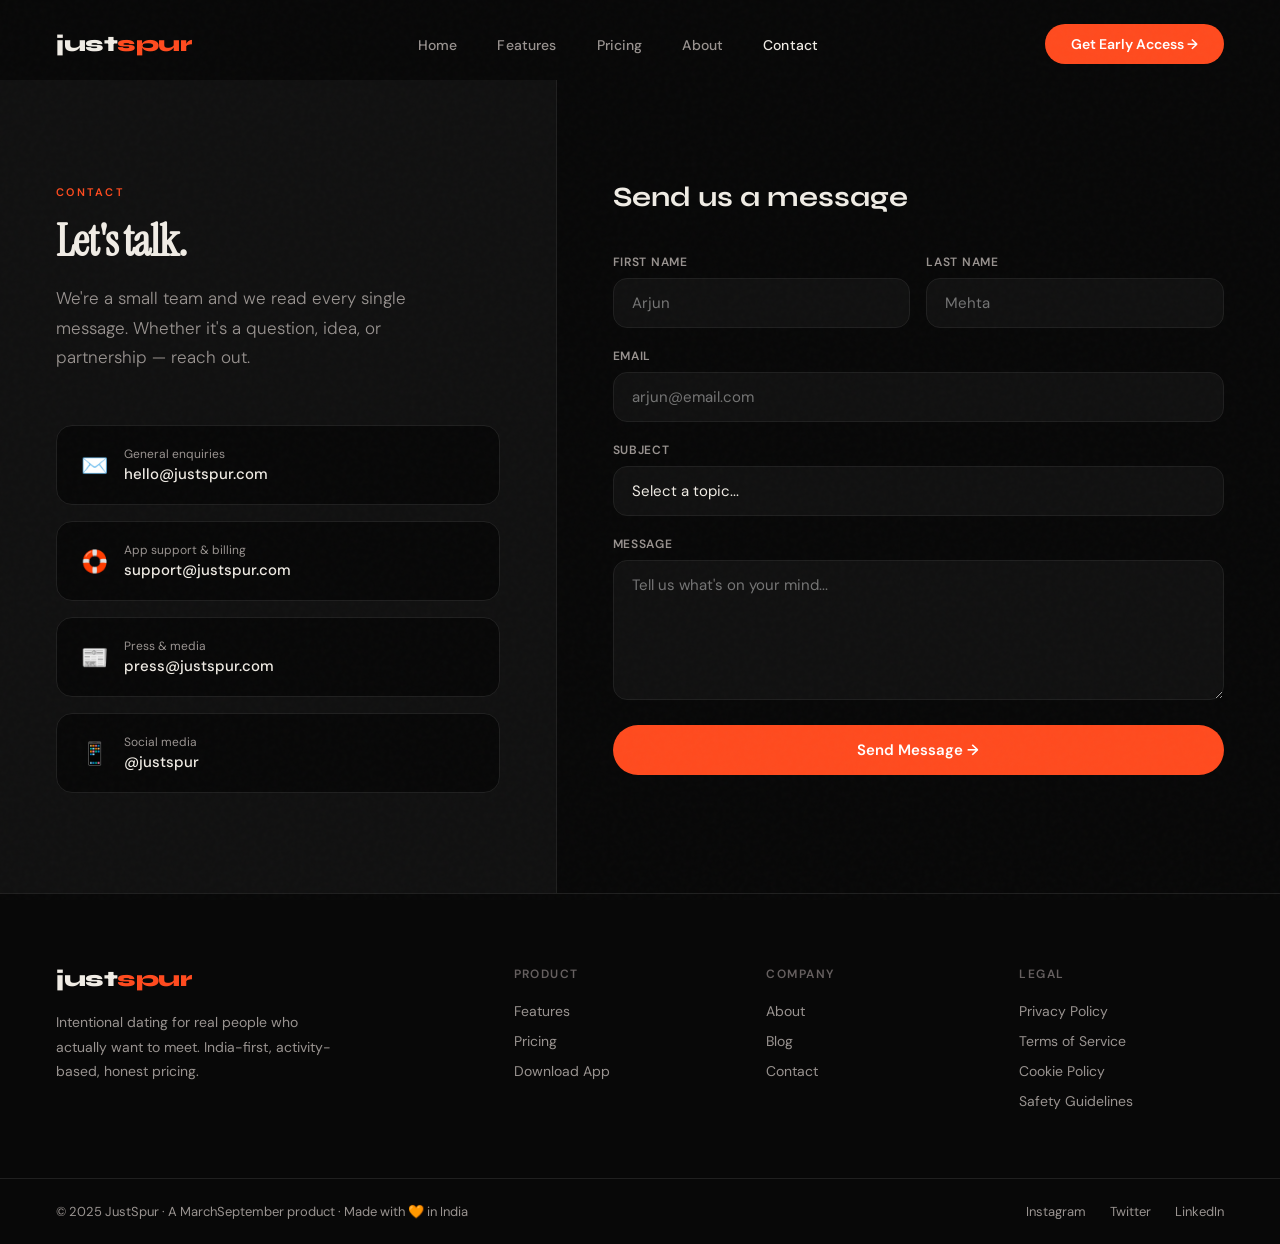
<file: contact.html>
<!DOCTYPE html>
<html lang="en">
<head>
  <meta charset="UTF-8">
  <meta name="viewport" content="width=device-width, initial-scale=1.0">
  <title>Contact — JustSpur</title>
  <meta name="description" content="Get in touch with the JustSpur team.">
  <link rel="stylesheet" href="css/style.css">
</head>
<body>

<nav id="nav">
  <a class="nav-logo" href="index.html">just<span>spur</span></a>
  <ul class="nav-links">
    <li><a href="index.html">Home</a></li>
    <li><a href="index.html">Features</a></li>
    <li><a href="index.html">Pricing</a></li>
    <li><a href="index.html">About</a></li>
    <li><a href="contact.html" class="active">Contact</a></li>
  </ul>
  <a class="nav-cta" href="index.html">Get Early Access →</a>
  <button class="hamburger" id="hamburger" aria-label="Menu">
    <span></span><span></span><span></span>
  </button>
</nav>

<div id="mobile-nav">
  <a href="index.html">Home</a>
  <a href="index.html">Features</a>
  <a href="index.html">Pricing</a>
  <a href="contact.html">Contact</a>
</div>

<div class="contact-layout" style="padding-top:80px;">

  <div class="contact-left">
    <p class="eyebrow">Contact</p>
    <h1 class="heading h3" style="margin-bottom:20px;">Let's talk.</h1>
    <p class="subtext">We're a small team and we read every single message. Whether it's a question, idea, or partnership — reach out.</p>
    <div class="contact-links">
      <a class="c-link" href="mailto:hello@justspur.com">
        <div class="c-link-icon">✉️</div>
        <div>
          <div class="c-link-label">General enquiries</div>
          <div class="c-link-val">hello@justspur.com</div>
        </div>
      </a>
      <a class="c-link" href="mailto:support@justspur.com">
        <div class="c-link-icon">🛟</div>
        <div>
          <div class="c-link-label">App support & billing</div>
          <div class="c-link-val">support@justspur.com</div>
        </div>
      </a>
      <a class="c-link" href="mailto:press@justspur.com">
        <div class="c-link-icon">📰</div>
        <div>
          <div class="c-link-label">Press & media</div>
          <div class="c-link-val">press@justspur.com</div>
        </div>
      </a>
      <a class="c-link" href="#">
        <div class="c-link-icon">📱</div>
        <div>
          <div class="c-link-label">Social media</div>
          <div class="c-link-val">@justspur</div>
        </div>
      </a>
    </div>
  </div>

  <div class="contact-right">
    <h2 class="form-title">Send us a message</h2>
    <div id="contact-form-wrap">
      <form id="contact-form">
        <div class="form-row">
          <div class="form-group">
            <label>First Name</label>
            <input type="text" id="cf-fname" placeholder="Arjun" required>
          </div>
          <div class="form-group">
            <label>Last Name</label>
            <input type="text" id="cf-lname" placeholder="Mehta">
          </div>
        </div>
        <div class="form-group">
          <label>Email</label>
          <input type="email" id="cf-email" placeholder="arjun@email.com" required>
        </div>
        <div class="form-group">
          <label>Subject</label>
          <select id="cf-subject">
            <option value="">Select a topic...</option>
            <option>General question</option>
            <option>Billing & subscription</option>
            <option>Report a profile</option>
            <option>Partnership or Press</option>
            <option>Feature request</option>
            <option>Other</option>
          </select>
        </div>
        <div class="form-group">
          <label>Message</label>
          <textarea id="cf-message" placeholder="Tell us what's on your mind..." required></textarea>
        </div>
        <button type="submit" class="btn btn-primary submit-btn" style="width:100%;justify-content:center;">
          Send Message →
        </button>
      </form>
    </div>
    <div class="form-success" id="form-success">
      <div class="fs-icon">✅</div>
      <h3>Message sent!</h3>
      <p>We'll get back to you within 24 hours.</p>
    </div>
  </div>

</div>

<footer>
  <div class="footer-brand">
    <a class="nav-logo" href="index.html">just<span>spur</span></a>
    <p>Intentional dating for real people who actually want to meet. India-first, activity-based, honest pricing.</p>
  </div>
  <div class="footer-col">
    <h5>Product</h5>
    <a href="index.html">Features</a>
    <a href="index.html">Pricing</a>
    <a href="index.html">Download App</a>
  </div>
  <div class="footer-col">
    <h5>Company</h5>
    <a href="index.html">About</a>
    <a href="index.html">Blog</a>
    <a href="contact.html">Contact</a>
  </div>
  <div class="footer-col">
    <h5>Legal</h5>
    <a href="privacy-policy.html">Privacy Policy</a>
    <a href="terms.html">Terms of Service</a>
    <a href="cookie-policy.html">Cookie Policy</a>
    <a href="safety.html">Safety Guidelines</a>
  </div>
</footer>
<div class="footer-bottom">
  <span>© 2025 JustSpur · A MarchSeptember product · Made with 🧡 in India</span>
  <div class="footer-socials">
    <a href="#">Instagram</a>
    <a href="#">Twitter</a>
    <a href="#">LinkedIn</a>
  </div>
</div>

<script>
  // Nav scroll
  const nav = document.getElementById('nav');
  window.addEventListener('scroll', () => nav.classList.toggle('scrolled', window.scrollY > 40));

  // Mobile nav
  document.getElementById('hamburger').addEventListener('click', () => {
    document.getElementById('mobile-nav').classList.toggle('open');
  });

  // Contact form
  const contactForm = document.getElementById('contact-form');
  if (contactForm) {
    contactForm.addEventListener('submit', async (e) => {
      e.preventDefault();
      const btn = contactForm.querySelector('.submit-btn');
      btn.textContent = 'Sending...';
      btn.disabled = true;

      const data = {
        name: document.getElementById('cf-fname')?.value + ' ' + document.getElementById('cf-lname')?.value,
        email: document.getElementById('cf-email')?.value,
        subject: document.getElementById('cf-subject')?.value,
        message: document.getElementById('cf-message')?.value
      };

      // Replace YOUR_CONTACT_FORMSPREE_ID with your actual Formspree form ID
      try {
        const res = await fetch('https://formspree.io/f/YOUR_CONTACT_FORMSPREE_ID', {
          method: 'POST',
          headers: { 'Content-Type': 'application/json', 'Accept': 'application/json' },
          body: JSON.stringify(data)
        });
        if (res.ok) throw null; // go to success either way
      } catch { }

      document.getElementById('contact-form-wrap').style.display = 'none';
      document.getElementById('form-success').style.display = 'block';
    });
  }
</script>
</body>
</html>
</file>
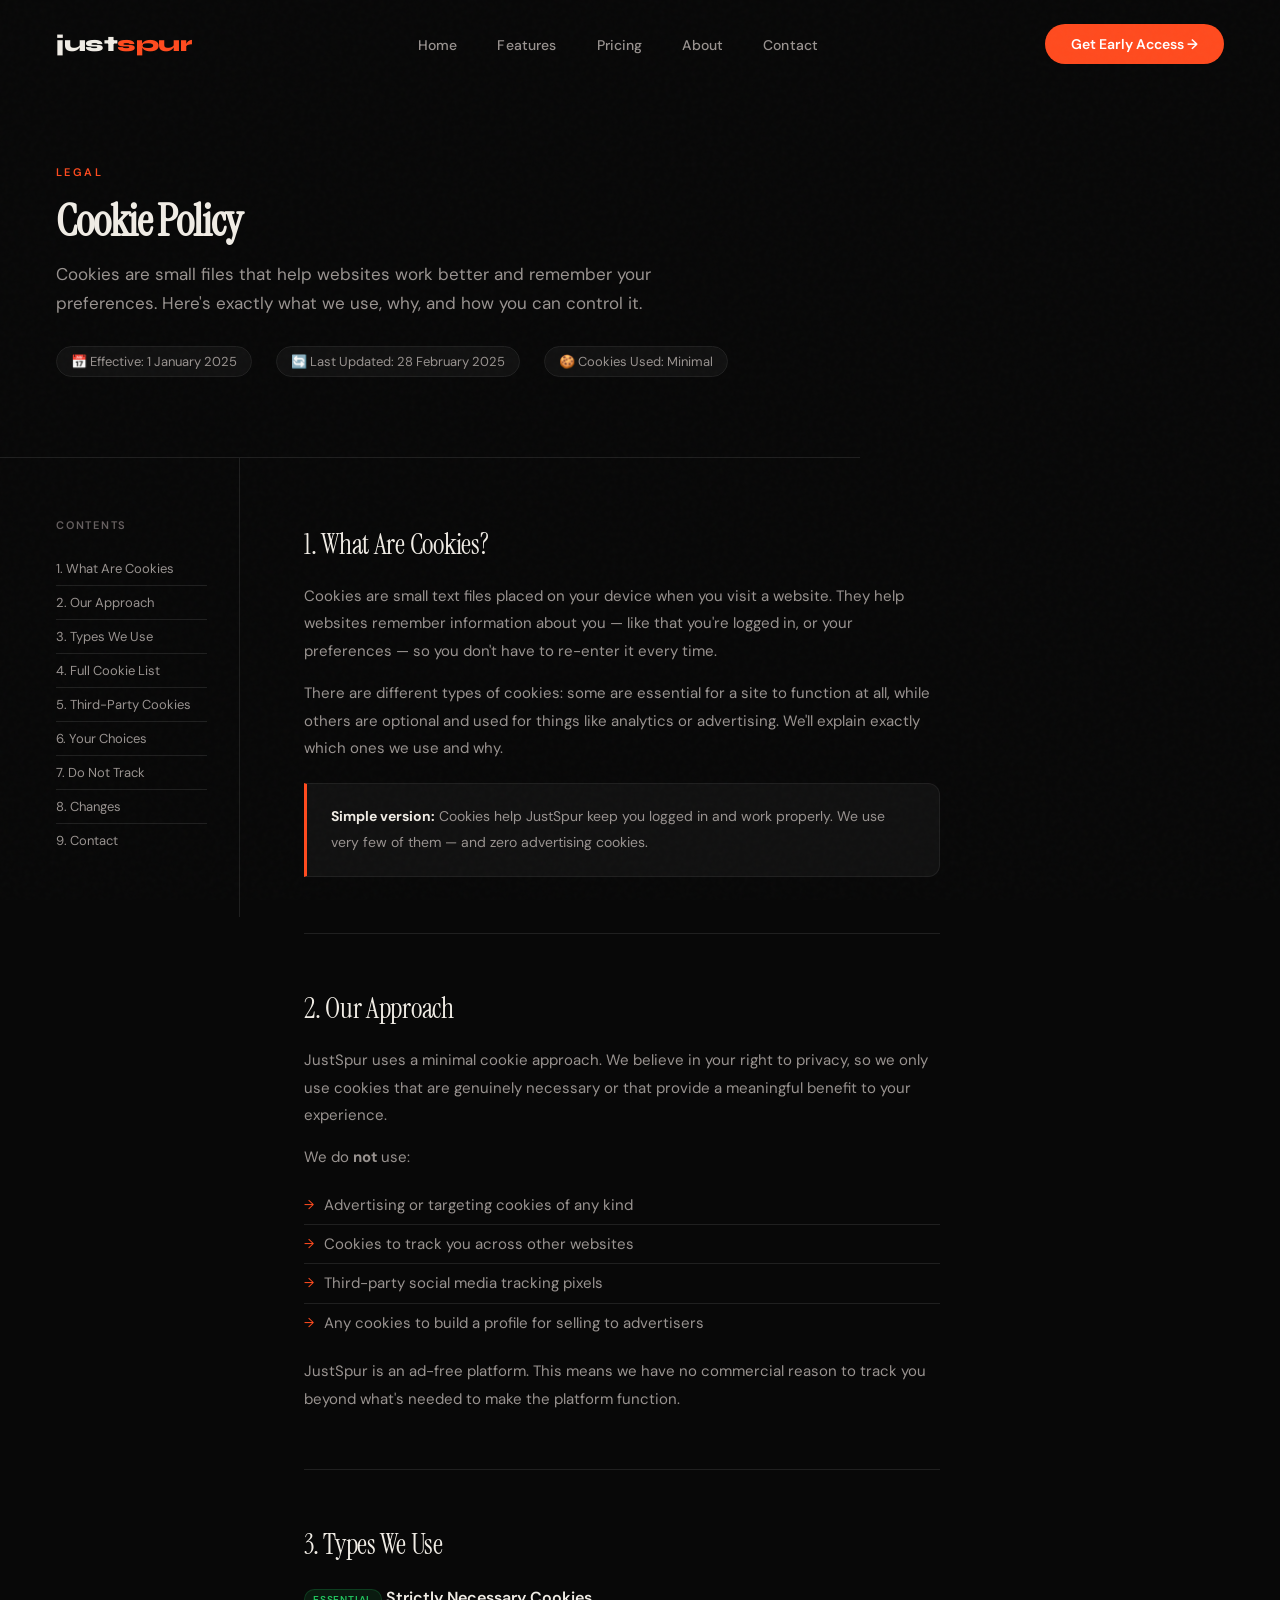
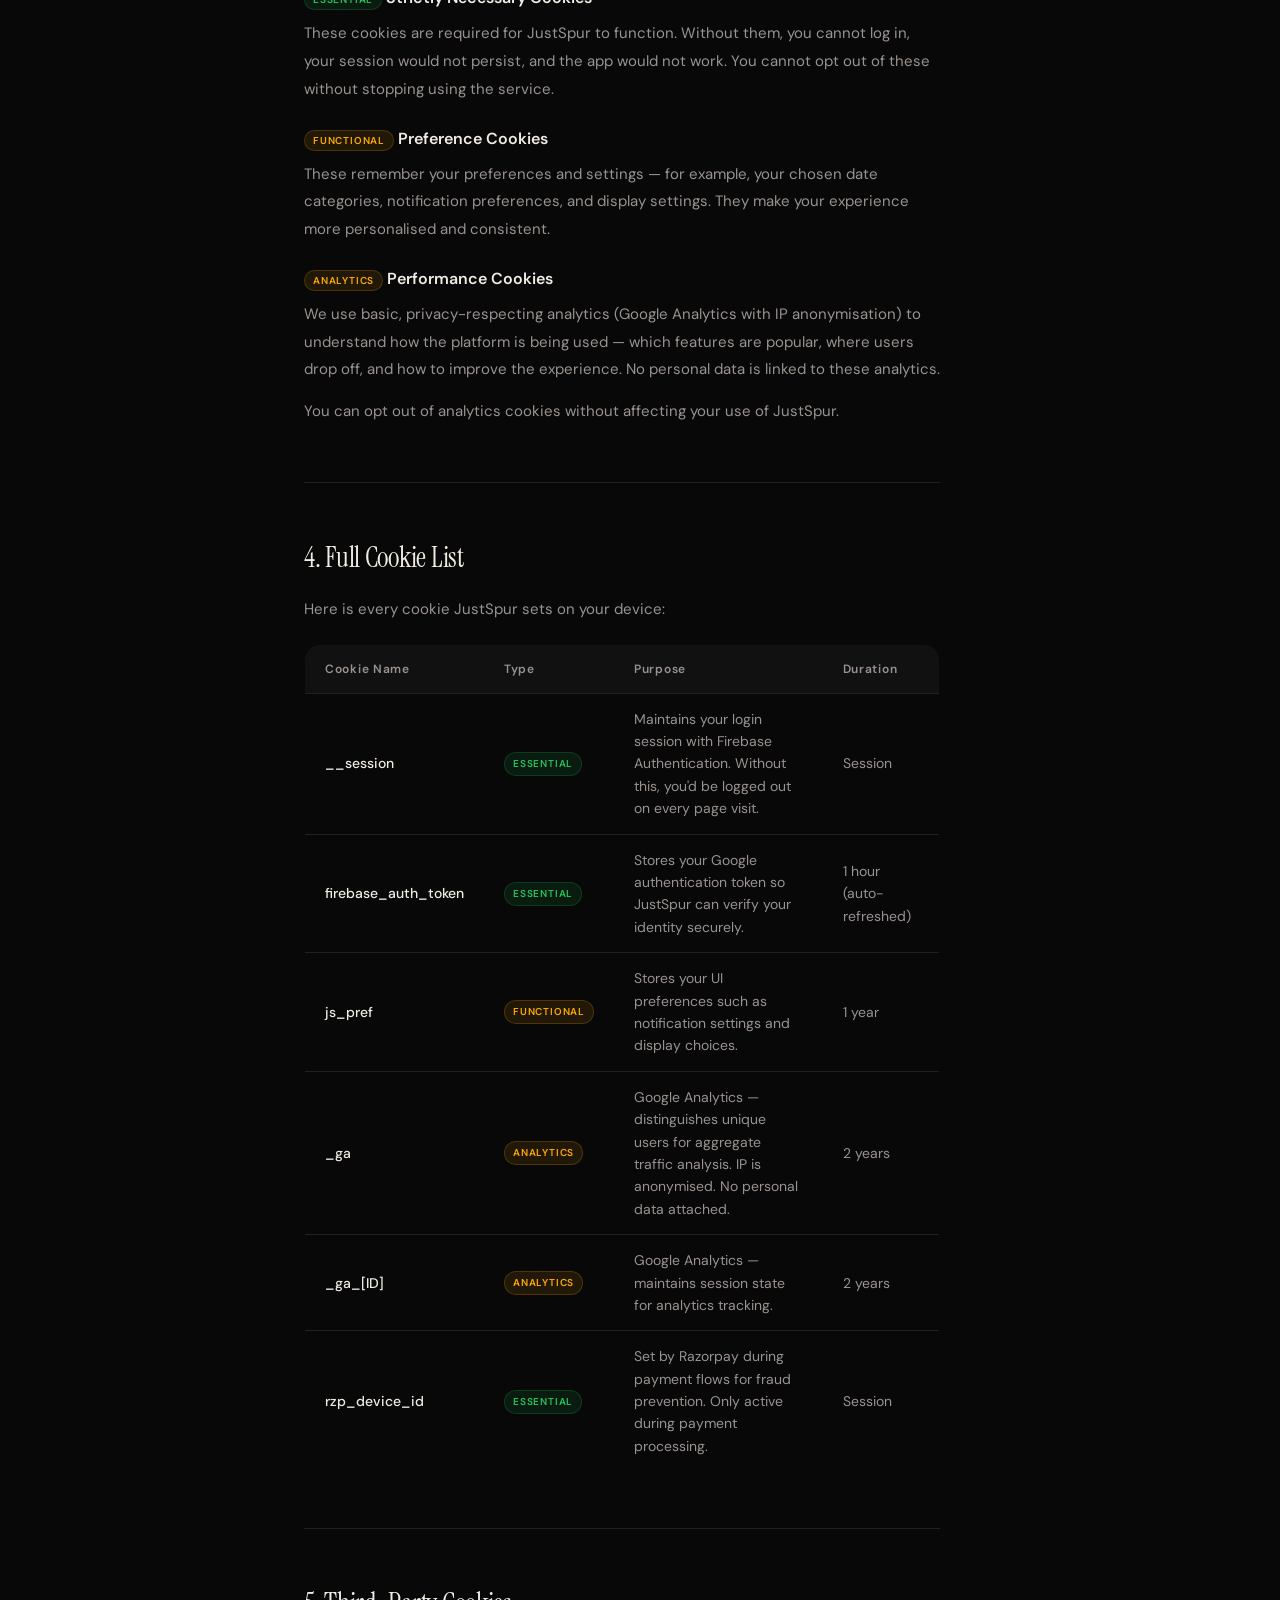
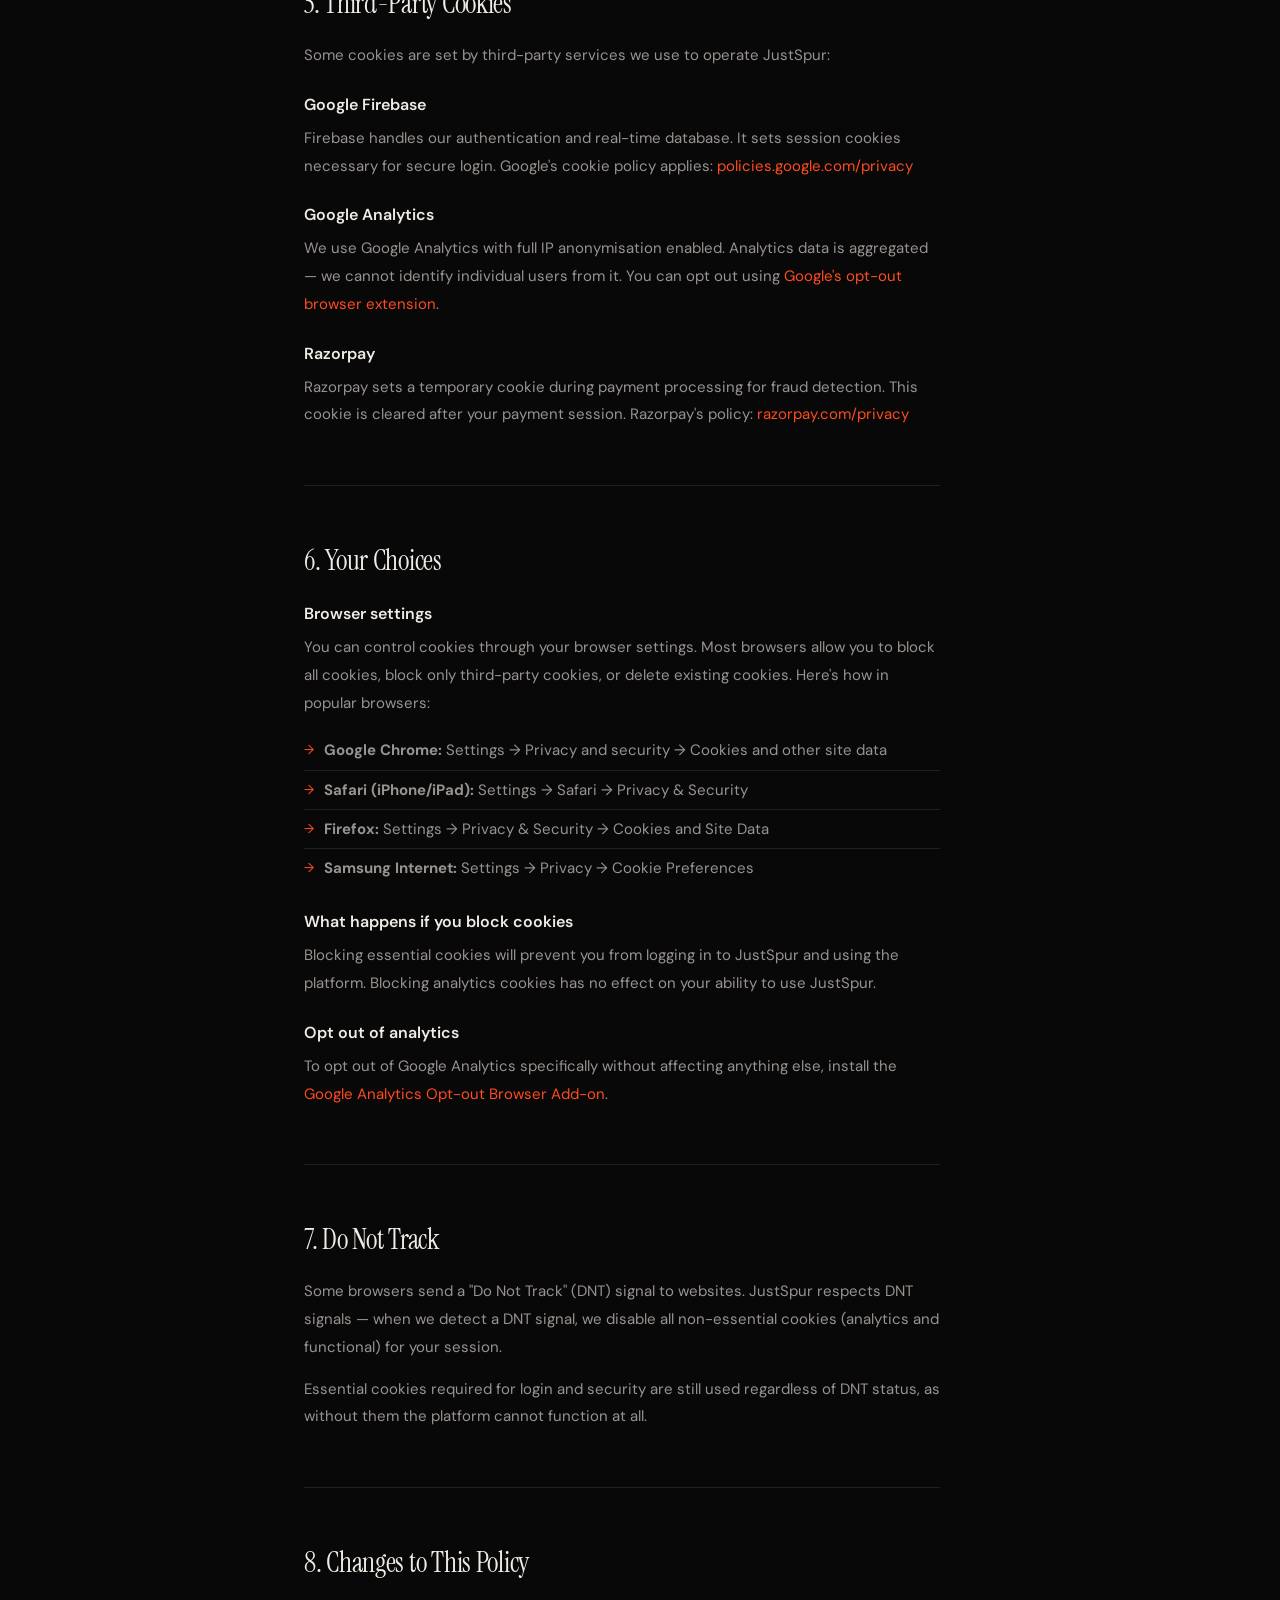
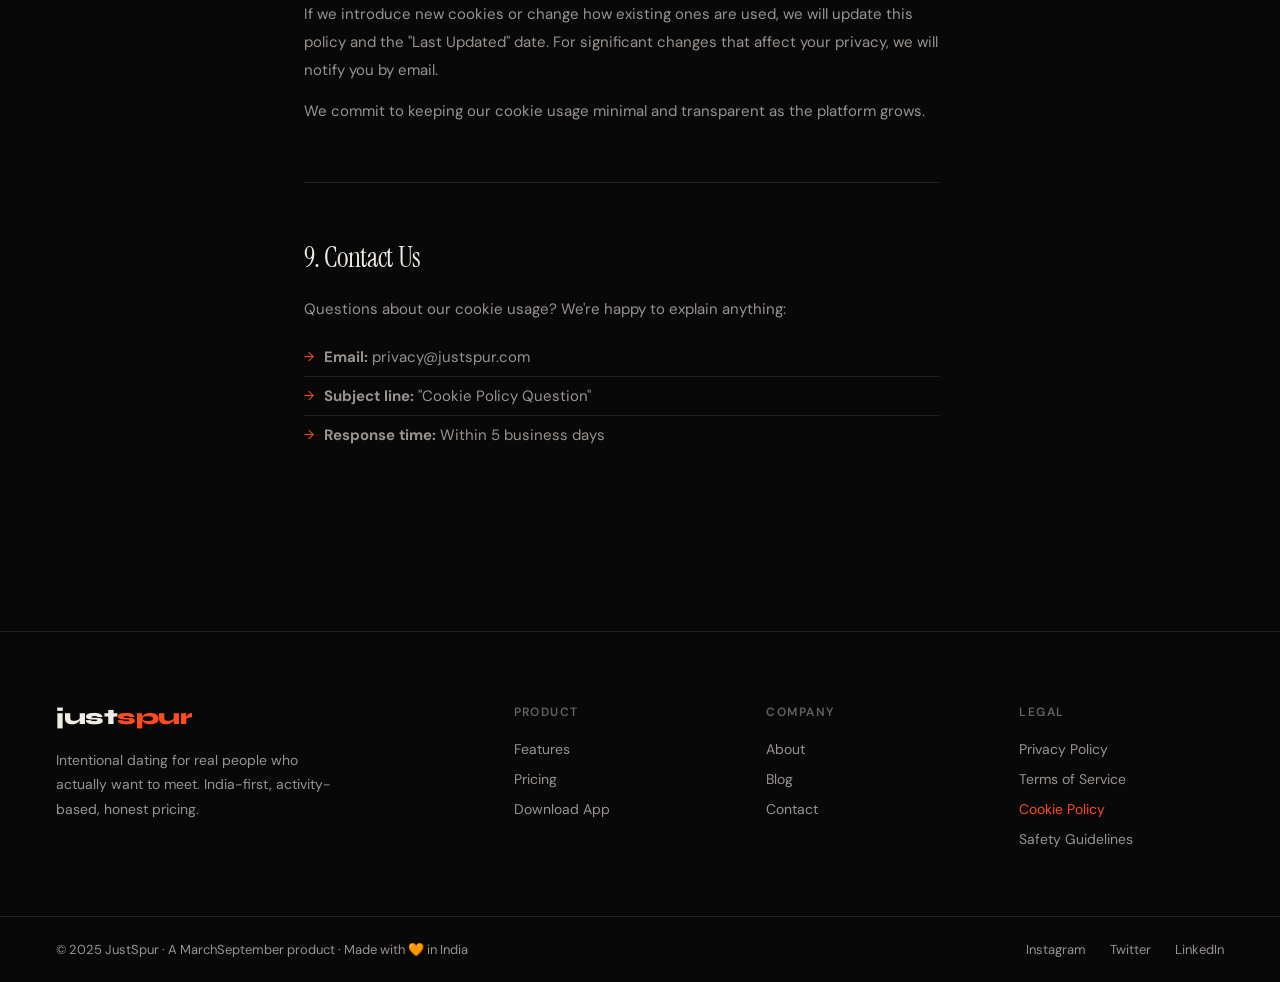
<file: cookie-policy.html>
<!DOCTYPE html>
<html lang="en">
<head>
  <meta charset="UTF-8">
  <meta name="viewport" content="width=device-width, initial-scale=1.0">
  <title>Cookie Policy — JustSpur</title>
  <meta name="description" content="JustSpur Cookie Policy — what cookies we use and why.">
  <link rel="stylesheet" href="css/style.css">
  <style>
    .legal-hero { padding: 160px 56px 80px; border-bottom: 1px solid var(--border); max-width: 860px; }
    .legal-meta { display: flex; gap: 24px; flex-wrap: wrap; margin-top: 28px; }
    .legal-meta span { font-size: 13px; color: var(--muted2); background: var(--surface); border: 1px solid var(--border); padding: 6px 14px; border-radius: 100px; }
    .legal-body { display: grid; grid-template-columns: 240px 1fr; gap: 0; min-height: 60vh; }
    .legal-toc { padding: 60px 32px 60px 56px; border-right: 1px solid var(--border); position: sticky; top: 80px; height: fit-content; }
    .legal-toc h4 { font-size: 11px; font-weight: 600; letter-spacing: 0.16em; text-transform: uppercase; color: var(--muted); margin-bottom: 20px; }
    .legal-toc a { display: block; font-size: 13px; color: var(--muted2); padding: 8px 0; border-bottom: 1px solid var(--border); transition: color 0.2s; text-decoration: none; }
    .legal-toc a:last-child { border-bottom: none; }
    .legal-toc a:hover { color: var(--accent); }
    .legal-content { padding: 60px 80px 120px 64px; max-width: 780px; }
    .legal-section { margin-bottom: 56px; }
    .legal-section h2 { font-family: 'Instrument Serif', serif; font-size: 28px; font-weight: 400; margin-bottom: 20px; color: var(--text); letter-spacing: -0.01em; padding-top: 8px; }
    .legal-section h3 { font-size: 16px; font-weight: 600; margin: 24px 0 10px; color: var(--text); }
    .legal-section p { font-size: 15px; color: var(--muted2); line-height: 1.85; margin-bottom: 14px; }
    .legal-section ul { margin: 12px 0 16px 0; padding-left: 0; }
    .legal-section ul li { font-size: 15px; color: var(--muted2); line-height: 1.75; padding: 6px 0 6px 20px; border-bottom: 1px solid var(--border); position: relative; list-style: none; }
    .legal-section ul li:last-child { border-bottom: none; }
    .legal-section ul li::before { content: '→'; color: var(--accent); position: absolute; left: 0; font-size: 13px; top: 8px; }
    .legal-highlight { background: var(--surface); border: 1px solid var(--border); border-left: 3px solid var(--accent); border-radius: 0 12px 12px 0; padding: 20px 24px; margin: 20px 0; }
    .legal-highlight p { margin: 0; color: var(--muted2); font-size: 14px; }
    .legal-highlight strong { color: var(--text); }
    .section-divider { border: none; border-top: 1px solid var(--border); margin: 48px 0; }
    /* Cookie type table */
    .cookie-table { width: 100%; border-collapse: collapse; margin: 20px 0; border: 1px solid var(--border); border-radius: 16px; overflow: hidden; }
    .cookie-table thead { background: var(--surface); }
    .cookie-table th { padding: 16px 20px; text-align: left; font-size: 12px; font-weight: 600; letter-spacing: 0.06em; color: var(--muted2); border-bottom: 1px solid var(--border); }
    .cookie-table td { padding: 14px 20px; font-size: 14px; color: var(--muted2); border-bottom: 1px solid var(--border); line-height: 1.6; }
    .cookie-table tr:last-child td { border-bottom: none; }
    .cookie-table td:first-child { color: var(--text); font-weight: 500; }
    .badge { display: inline-block; font-size: 10px; font-weight: 600; letter-spacing: 0.08em; text-transform: uppercase; padding: 3px 8px; border-radius: 100px; }
    .badge-green { background: rgba(34,197,94,0.1); color: #22c55e; border: 1px solid rgba(34,197,94,0.2); }
    .badge-yellow { background: rgba(255,170,0,0.1); color: var(--accent2); border: 1px solid rgba(255,170,0,0.2); }
    .badge-red { background: rgba(255,75,31,0.1); color: var(--accent); border: 1px solid rgba(255,75,31,0.2); }
    @media(max-width:768px){ .legal-hero{padding:120px 24px 60px;} .legal-body{grid-template-columns:1fr;} .legal-toc{display:none;} .legal-content{padding:40px 24px 80px;} .cookie-table{min-width:500px;} .cookie-table-wrap{overflow-x:auto;} }
  </style>
</head>
<body>

<nav id="nav">
  <a class="nav-logo" href="index.html">just<span>spur</span></a>
  <ul class="nav-links">
    <li><a href="index.html">Home</a></li>
    <li><a href="index.html">Features</a></li>
    <li><a href="index.html">Pricing</a></li>
    <li><a href="index.html">About</a></li>
    <li><a href="contact.html">Contact</a></li>
  </ul>
  <a class="nav-cta" href="index.html">Get Early Access →</a>
  <button class="hamburger" id="hamburger" aria-label="Menu"><span></span><span></span><span></span></button>
</nav>
<div id="mobile-nav">
  <a href="index.html">Home</a>
  <a href="index.html">Features</a>
  <a href="index.html">Pricing</a>
  <a href="contact.html">Contact</a>
</div>

<div class="legal-hero">
  <p class="eyebrow">Legal</p>
  <h1 class="heading h3">Cookie Policy</h1>
  <p style="font-size:17px;color:var(--muted2);line-height:1.7;margin-top:16px;max-width:600px;">Cookies are small files that help websites work better and remember your preferences. Here's exactly what we use, why, and how you can control it.</p>
  <div class="legal-meta">
    <span>📅 Effective: 1 January 2025</span>
    <span>🔄 Last Updated: 28 February 2025</span>
    <span>🍪 Cookies Used: Minimal</span>
  </div>
</div>

<div class="legal-body">
  <div class="legal-toc">
    <h4>Contents</h4>
    <a href="#what-are-cookies">1. What Are Cookies</a>
    <a href="#our-approach">2. Our Approach</a>
    <a href="#types-we-use">3. Types We Use</a>
    <a href="#cookie-list">4. Full Cookie List</a>
    <a href="#third-party">5. Third-Party Cookies</a>
    <a href="#your-choices">6. Your Choices</a>
    <a href="#do-not-track">7. Do Not Track</a>
    <a href="#changes">8. Changes</a>
    <a href="#contact">9. Contact</a>
  </div>

  <div class="legal-content">

    <div class="legal-section" id="what-are-cookies">
      <h2>1. What Are Cookies?</h2>
      <p>Cookies are small text files placed on your device when you visit a website. They help websites remember information about you — like that you're logged in, or your preferences — so you don't have to re-enter it every time.</p>
      <p>There are different types of cookies: some are essential for a site to function at all, while others are optional and used for things like analytics or advertising. We'll explain exactly which ones we use and why.</p>
      <div class="legal-highlight">
        <p><strong>Simple version:</strong> Cookies help JustSpur keep you logged in and work properly. We use very few of them — and zero advertising cookies.</p>
      </div>
    </div>
    <hr class="section-divider">

    <div class="legal-section" id="our-approach">
      <h2>2. Our Approach</h2>
      <p>JustSpur uses a minimal cookie approach. We believe in your right to privacy, so we only use cookies that are genuinely necessary or that provide a meaningful benefit to your experience.</p>
      <p>We do <strong>not</strong> use:</p>
      <ul>
        <li>Advertising or targeting cookies of any kind</li>
        <li>Cookies to track you across other websites</li>
        <li>Third-party social media tracking pixels</li>
        <li>Any cookies to build a profile for selling to advertisers</li>
      </ul>
      <p>JustSpur is an ad-free platform. This means we have no commercial reason to track you beyond what's needed to make the platform function.</p>
    </div>
    <hr class="section-divider">

    <div class="legal-section" id="types-we-use">
      <h2>3. Types We Use</h2>
      <h3><span class="badge badge-green">Essential</span> Strictly Necessary Cookies</h3>
      <p>These cookies are required for JustSpur to function. Without them, you cannot log in, your session would not persist, and the app would not work. You cannot opt out of these without stopping using the service.</p>
      <h3><span class="badge badge-yellow">Functional</span> Preference Cookies</h3>
      <p>These remember your preferences and settings — for example, your chosen date categories, notification preferences, and display settings. They make your experience more personalised and consistent.</p>
      <h3><span class="badge badge-yellow">Analytics</span> Performance Cookies</h3>
      <p>We use basic, privacy-respecting analytics (Google Analytics with IP anonymisation) to understand how the platform is being used — which features are popular, where users drop off, and how to improve the experience. No personal data is linked to these analytics.</p>
      <p>You can opt out of analytics cookies without affecting your use of JustSpur.</p>
    </div>
    <hr class="section-divider">

    <div class="legal-section" id="cookie-list">
      <h2>4. Full Cookie List</h2>
      <p>Here is every cookie JustSpur sets on your device:</p>
      <div class="cookie-table-wrap">
        <table class="cookie-table">
          <thead>
            <tr>
              <th>Cookie Name</th>
              <th>Type</th>
              <th>Purpose</th>
              <th>Duration</th>
            </tr>
          </thead>
          <tbody>
            <tr>
              <td>__session</td>
              <td><span class="badge badge-green">Essential</span></td>
              <td>Maintains your login session with Firebase Authentication. Without this, you'd be logged out on every page visit.</td>
              <td>Session</td>
            </tr>
            <tr>
              <td>firebase_auth_token</td>
              <td><span class="badge badge-green">Essential</span></td>
              <td>Stores your Google authentication token so JustSpur can verify your identity securely.</td>
              <td>1 hour (auto-refreshed)</td>
            </tr>
            <tr>
              <td>js_pref</td>
              <td><span class="badge badge-yellow">Functional</span></td>
              <td>Stores your UI preferences such as notification settings and display choices.</td>
              <td>1 year</td>
            </tr>
            <tr>
              <td>_ga</td>
              <td><span class="badge badge-yellow">Analytics</span></td>
              <td>Google Analytics — distinguishes unique users for aggregate traffic analysis. IP is anonymised. No personal data attached.</td>
              <td>2 years</td>
            </tr>
            <tr>
              <td>_ga_[ID]</td>
              <td><span class="badge badge-yellow">Analytics</span></td>
              <td>Google Analytics — maintains session state for analytics tracking.</td>
              <td>2 years</td>
            </tr>
            <tr>
              <td>rzp_device_id</td>
              <td><span class="badge badge-green">Essential</span></td>
              <td>Set by Razorpay during payment flows for fraud prevention. Only active during payment processing.</td>
              <td>Session</td>
            </tr>
          </tbody>
        </table>
      </div>
    </div>
    <hr class="section-divider">

    <div class="legal-section" id="third-party">
      <h2>5. Third-Party Cookies</h2>
      <p>Some cookies are set by third-party services we use to operate JustSpur:</p>
      <h3>Google Firebase</h3>
      <p>Firebase handles our authentication and real-time database. It sets session cookies necessary for secure login. Google's cookie policy applies: <a href="https://policies.google.com/privacy" style="color:var(--accent);">policies.google.com/privacy</a></p>
      <h3>Google Analytics</h3>
      <p>We use Google Analytics with full IP anonymisation enabled. Analytics data is aggregated — we cannot identify individual users from it. You can opt out using <a href="https://tools.google.com/dlpage/gaoptout" style="color:var(--accent);">Google's opt-out browser extension</a>.</p>
      <h3>Razorpay</h3>
      <p>Razorpay sets a temporary cookie during payment processing for fraud detection. This cookie is cleared after your payment session. Razorpay's policy: <a href="https://razorpay.com/privacy/" style="color:var(--accent);">razorpay.com/privacy</a></p>
    </div>
    <hr class="section-divider">

    <div class="legal-section" id="your-choices">
      <h2>6. Your Choices</h2>
      <h3>Browser settings</h3>
      <p>You can control cookies through your browser settings. Most browsers allow you to block all cookies, block only third-party cookies, or delete existing cookies. Here's how in popular browsers:</p>
      <ul>
        <li><strong>Google Chrome:</strong> Settings → Privacy and security → Cookies and other site data</li>
        <li><strong>Safari (iPhone/iPad):</strong> Settings → Safari → Privacy & Security</li>
        <li><strong>Firefox:</strong> Settings → Privacy & Security → Cookies and Site Data</li>
        <li><strong>Samsung Internet:</strong> Settings → Privacy → Cookie Preferences</li>
      </ul>
      <h3>What happens if you block cookies</h3>
      <p>Blocking essential cookies will prevent you from logging in to JustSpur and using the platform. Blocking analytics cookies has no effect on your ability to use JustSpur.</p>
      <h3>Opt out of analytics</h3>
      <p>To opt out of Google Analytics specifically without affecting anything else, install the <a href="https://tools.google.com/dlpage/gaoptout" style="color:var(--accent);">Google Analytics Opt-out Browser Add-on</a>.</p>
    </div>
    <hr class="section-divider">

    <div class="legal-section" id="do-not-track">
      <h2>7. Do Not Track</h2>
      <p>Some browsers send a "Do Not Track" (DNT) signal to websites. JustSpur respects DNT signals — when we detect a DNT signal, we disable all non-essential cookies (analytics and functional) for your session.</p>
      <p>Essential cookies required for login and security are still used regardless of DNT status, as without them the platform cannot function at all.</p>
    </div>
    <hr class="section-divider">

    <div class="legal-section" id="changes">
      <h2>8. Changes to This Policy</h2>
      <p>If we introduce new cookies or change how existing ones are used, we will update this policy and the "Last Updated" date. For significant changes that affect your privacy, we will notify you by email.</p>
      <p>We commit to keeping our cookie usage minimal and transparent as the platform grows.</p>
    </div>
    <hr class="section-divider">

    <div class="legal-section" id="contact">
      <h2>9. Contact Us</h2>
      <p>Questions about our cookie usage? We're happy to explain anything:</p>
      <ul>
        <li><strong>Email:</strong> privacy@justspur.com</li>
        <li><strong>Subject line:</strong> "Cookie Policy Question"</li>
        <li><strong>Response time:</strong> Within 5 business days</li>
      </ul>
    </div>

  </div>
</div>

<footer>
  <div class="footer-brand">
    <a class="nav-logo" href="index.html">just<span>spur</span></a>
    <p>Intentional dating for real people who actually want to meet. India-first, activity-based, honest pricing.</p>
  </div>
  <div class="footer-col"><h5>Product</h5><a href="index.html">Features</a><a href="index.html">Pricing</a><a href="index.html">Download App</a></div>
  <div class="footer-col"><h5>Company</h5><a href="index.html">About</a><a href="index.html">Blog</a><a href="contact.html">Contact</a></div>
  <div class="footer-col">
    <h5>Legal</h5>
    <a href="privacy-policy.html">Privacy Policy</a>
    <a href="terms.html">Terms of Service</a>
    <a href="cookie-policy.html" style="color:var(--accent)">Cookie Policy</a>
    <a href="safety.html">Safety Guidelines</a>
  </div>
</footer>
<div class="footer-bottom">
  <span>© 2025 JustSpur · A MarchSeptember product · Made with 🧡 in India</span>
  <div class="footer-socials"><a href="#">Instagram</a><a href="#">Twitter</a><a href="#">LinkedIn</a></div>
</div>
<script>
  const nav = document.getElementById('nav');
  window.addEventListener('scroll', () => nav.classList.toggle('scrolled', window.scrollY > 40));
  document.getElementById('hamburger').addEventListener('click', () => document.getElementById('mobile-nav').classList.toggle('open'));
</script>
</body>
</html>
</file>
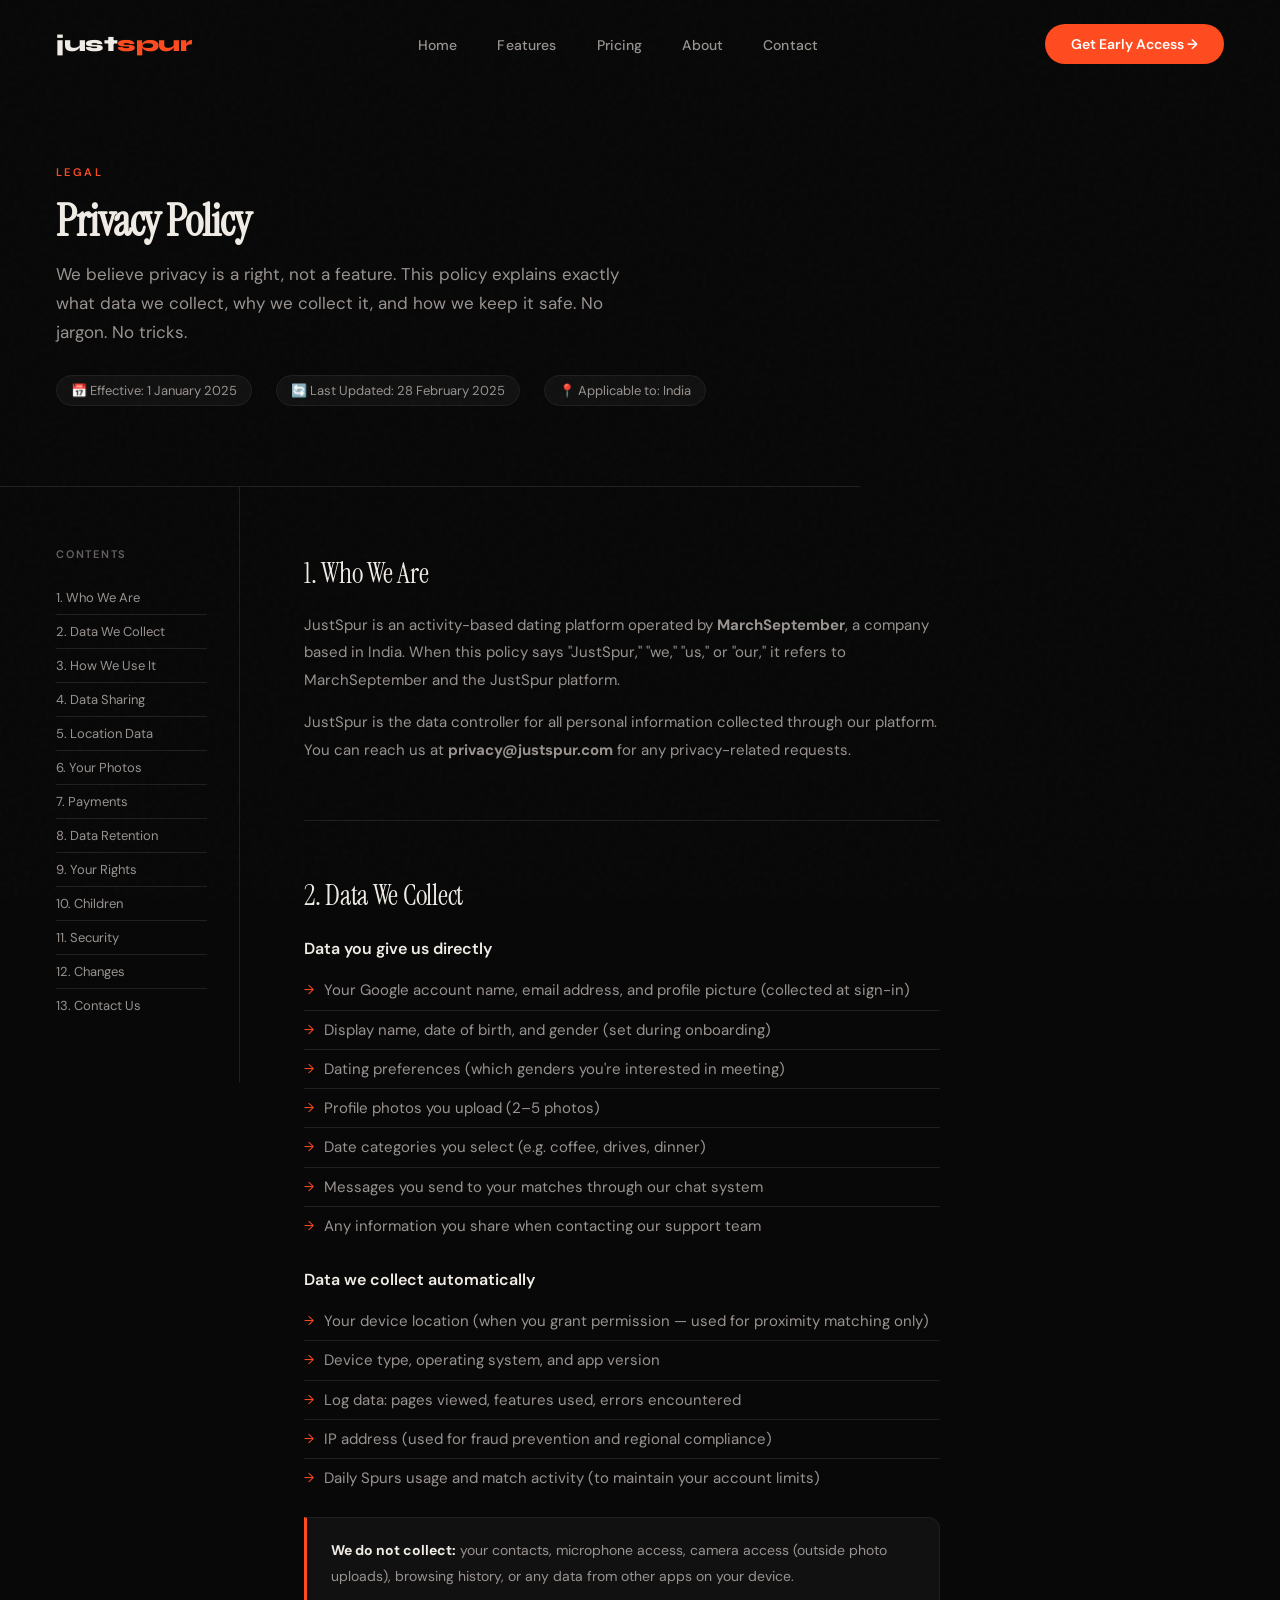
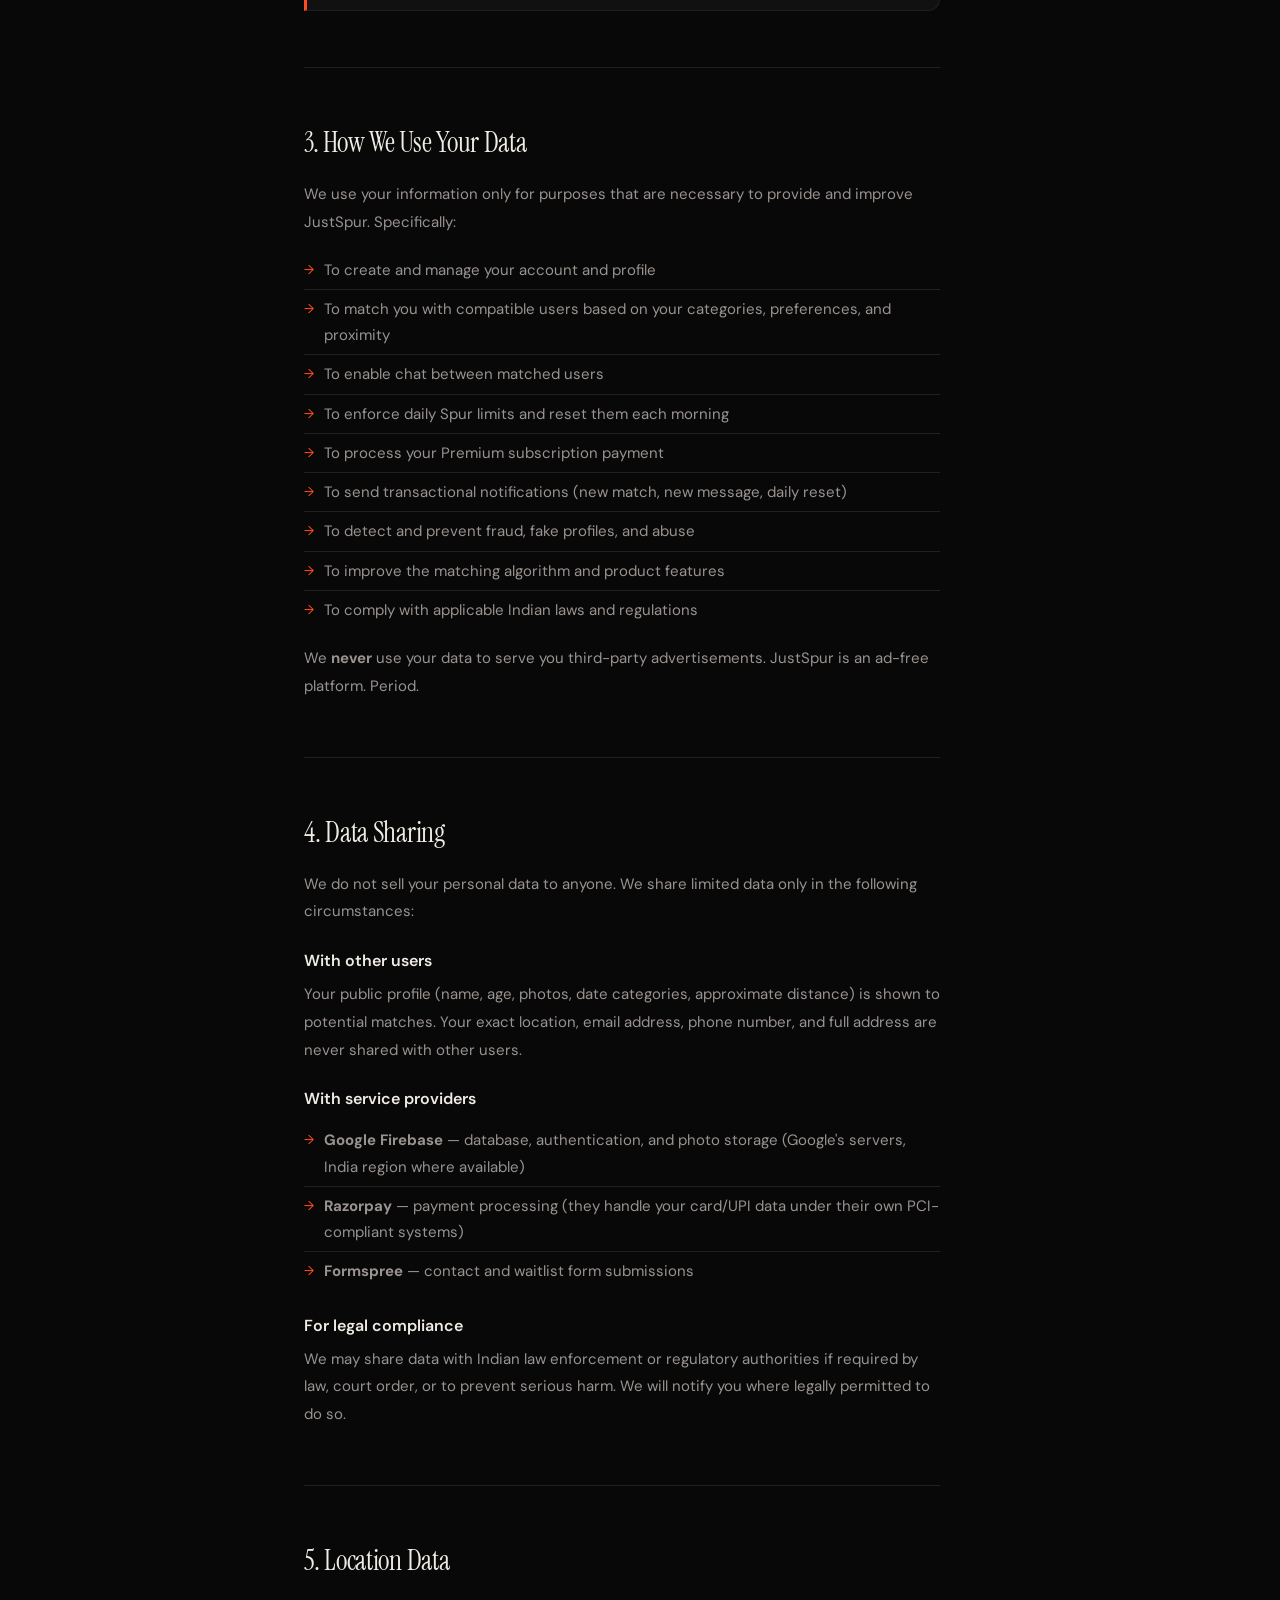
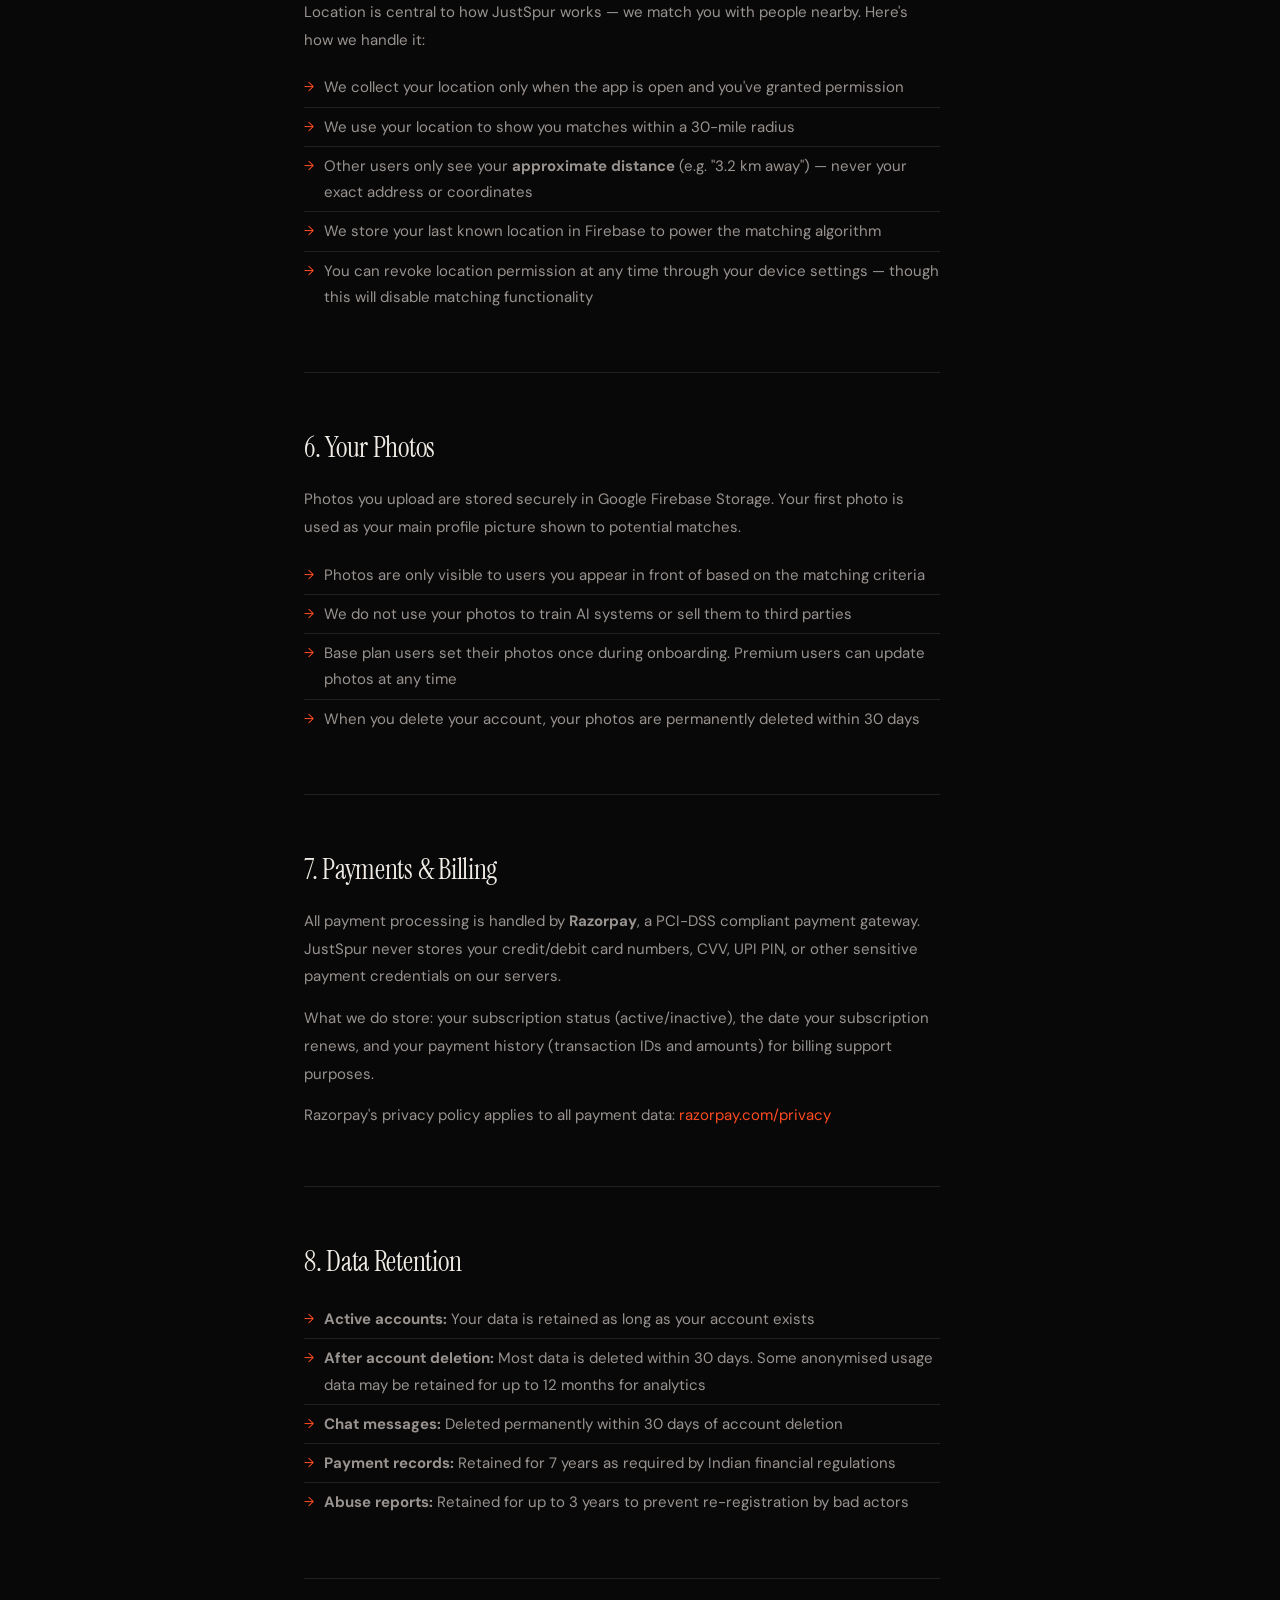
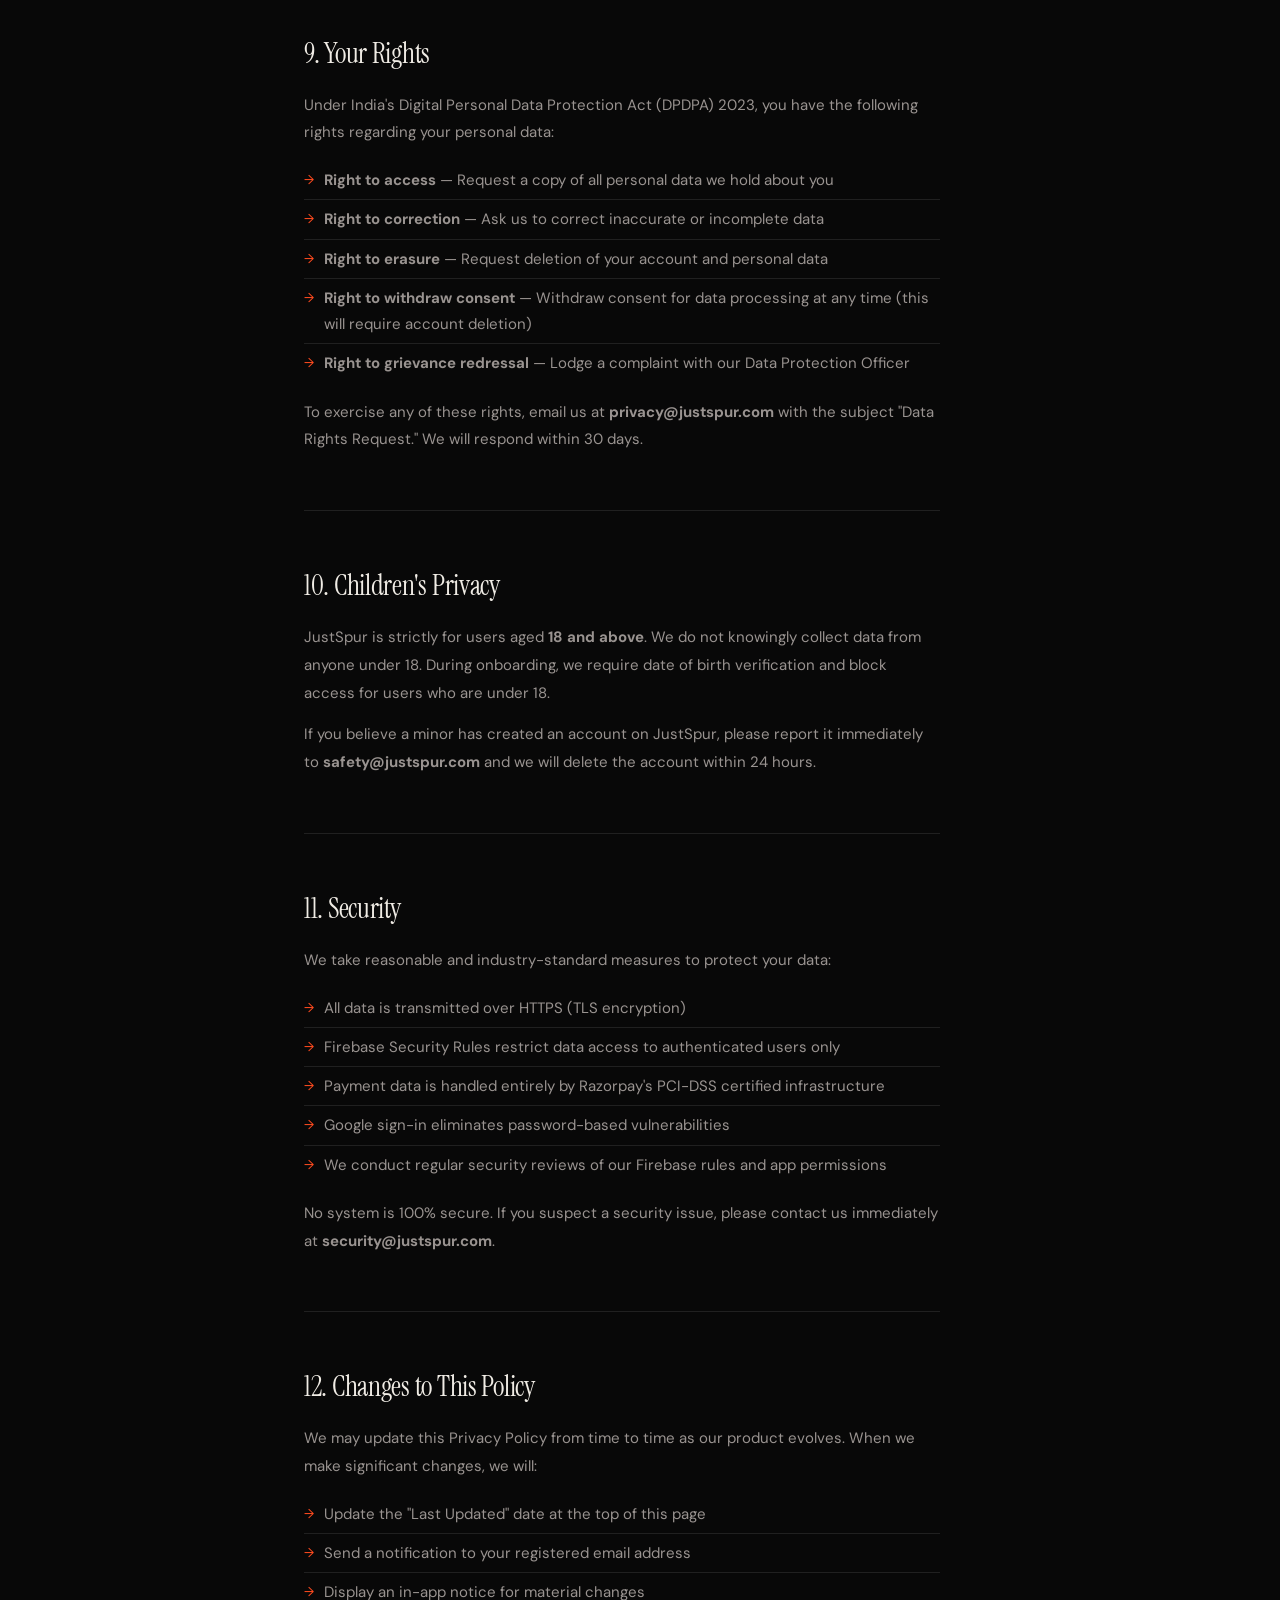
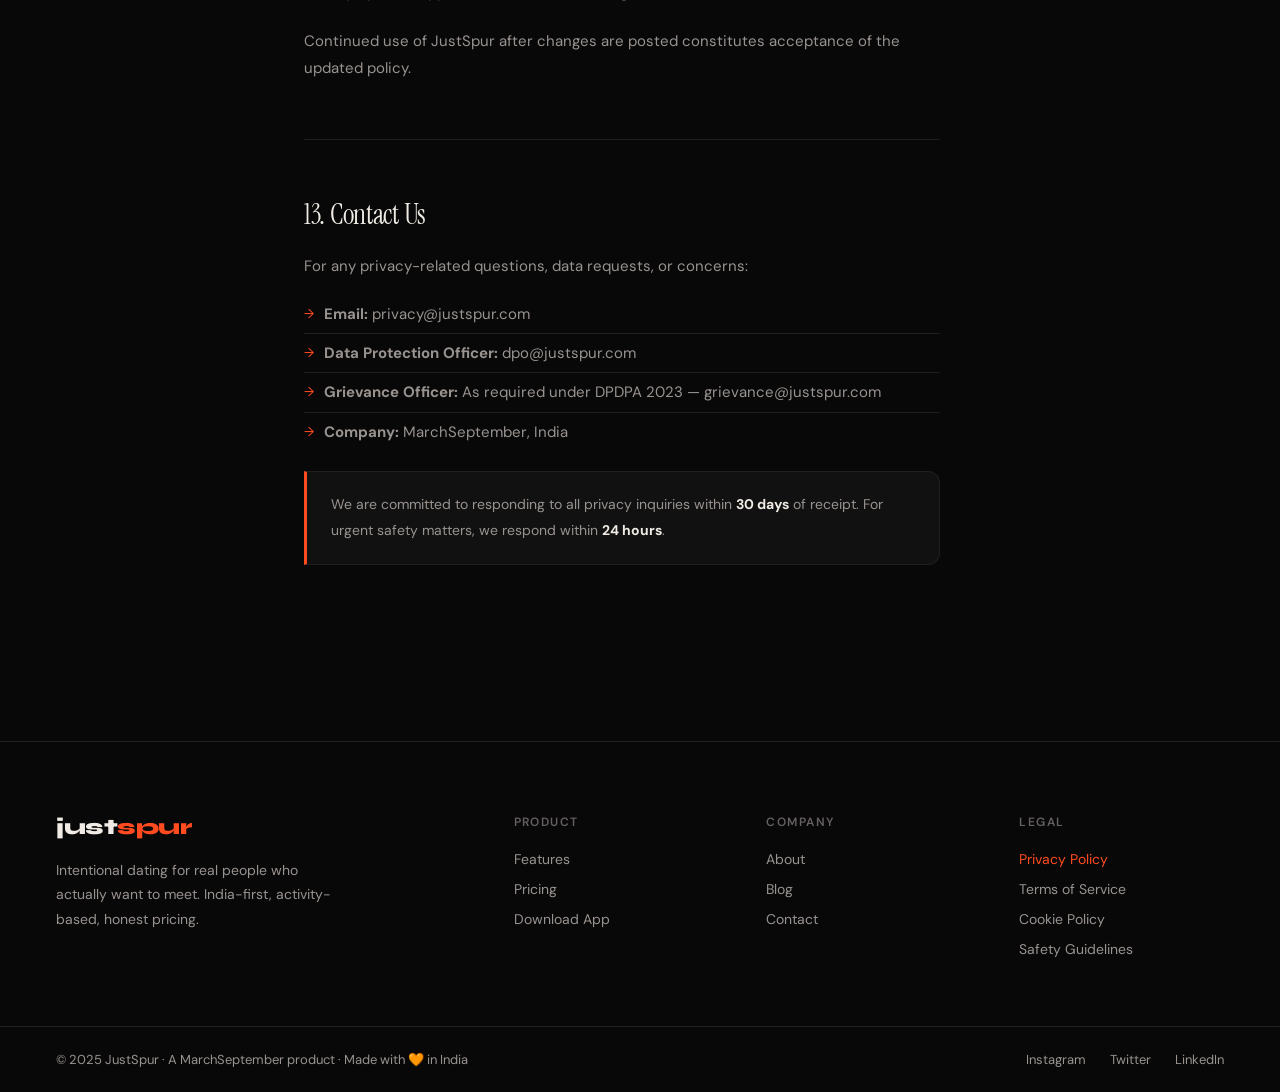
<file: privacy-policy.html>
<!DOCTYPE html>
<html lang="en">
<head>
  <meta charset="UTF-8">
  <meta name="viewport" content="width=device-width, initial-scale=1.0">
  <title>Privacy Policy — JustSpur</title>
  <meta name="description" content="JustSpur Privacy Policy — how we collect, use, and protect your personal data.">
  <link rel="stylesheet" href="css/style.css">
  <style>
    .legal-hero {
      padding: 160px 56px 80px;
      border-bottom: 1px solid var(--border);
      max-width: 860px;
    }
    .legal-meta {
      display: flex; gap: 24px; flex-wrap: wrap;
      margin-top: 28px;
    }
    .legal-meta span {
      font-size: 13px; color: var(--muted2);
      background: var(--surface);
      border: 1px solid var(--border);
      padding: 6px 14px; border-radius: 100px;
    }
    .legal-body {
      display: grid;
      grid-template-columns: 240px 1fr;
      gap: 0;
      min-height: 60vh;
    }
    .legal-toc {
      padding: 60px 32px 60px 56px;
      border-right: 1px solid var(--border);
      position: sticky; top: 80px;
      height: fit-content;
    }
    .legal-toc h4 {
      font-size: 11px; font-weight: 600;
      letter-spacing: 0.16em; text-transform: uppercase;
      color: var(--muted); margin-bottom: 20px;
    }
    .legal-toc a {
      display: block; font-size: 13px; color: var(--muted2);
      padding: 8px 0; border-bottom: 1px solid var(--border);
      transition: color 0.2s;
      text-decoration: none;
    }
    .legal-toc a:last-child { border-bottom: none; }
    .legal-toc a:hover { color: var(--accent); }
    .legal-content {
      padding: 60px 80px 120px 64px;
      max-width: 780px;
    }
    .legal-section { margin-bottom: 56px; }
    .legal-section h2 {
      font-family: 'Instrument Serif', serif;
      font-size: 28px; font-weight: 400;
      margin-bottom: 20px; color: var(--text);
      letter-spacing: -0.01em;
      padding-top: 8px;
    }
    .legal-section h3 {
      font-size: 16px; font-weight: 600;
      margin: 24px 0 10px; color: var(--text);
    }
    .legal-section p {
      font-size: 15px; color: var(--muted2);
      line-height: 1.85; margin-bottom: 14px;
    }
    .legal-section ul {
      margin: 12px 0 16px 0; padding-left: 0;
    }
    .legal-section ul li {
      font-size: 15px; color: var(--muted2);
      line-height: 1.75; padding: 6px 0 6px 20px;
      border-bottom: 1px solid var(--border);
      position: relative; list-style: none;
    }
    .legal-section ul li:last-child { border-bottom: none; }
    .legal-section ul li::before {
      content: '→'; color: var(--accent);
      position: absolute; left: 0;
      font-size: 13px; top: 8px;
    }
    .legal-highlight {
      background: var(--surface);
      border: 1px solid var(--border);
      border-left: 3px solid var(--accent);
      border-radius: 0 12px 12px 0;
      padding: 20px 24px; margin: 20px 0;
    }
    .legal-highlight p { margin: 0; color: var(--muted2); font-size: 14px; }
    .legal-highlight strong { color: var(--text); }
    .section-divider {
      border: none; border-top: 1px solid var(--border);
      margin: 48px 0;
    }
    @media(max-width:768px){
      .legal-hero{padding:120px 24px 60px;}
      .legal-body{grid-template-columns:1fr;}
      .legal-toc{display:none;}
      .legal-content{padding:40px 24px 80px;}
    }
  </style>
</head>
<body>

<nav id="nav">
  <a class="nav-logo" href="index.html">just<span>spur</span></a>
  <ul class="nav-links">
    <li><a href="index.html">Home</a></li>
    <li><a href="index.html#features">Features</a></li>
    <li><a href="index.html#pricing">Pricing</a></li>
    <li><a href="about.html">About</a></li>
    <li><a href="contact.html">Contact</a></li>
  </ul>
  <a class="nav-cta" href="index.html">Get Early Access →</a>
  <button class="hamburger" id="hamburger" aria-label="Menu">
    <span></span><span></span><span></span>
  </button>
</nav>

<div id="mobile-nav">
  <a href="index.html">Home</a>
  <a href="index.html">Features</a>
  <a href="index.html">Pricing</a>
  <a href="contact.html">Contact</a>
</div>

<div class="legal-hero">
  <p class="eyebrow">Legal</p>
  <h1 class="heading h3">Privacy Policy</h1>
  <p style="font-size:17px;color:var(--muted2);line-height:1.7;margin-top:16px;max-width:600px;">We believe privacy is a right, not a feature. This policy explains exactly what data we collect, why we collect it, and how we keep it safe. No jargon. No tricks.</p>
  <div class="legal-meta">
    <span>📅 Effective: 1 January 2025</span>
    <span>🔄 Last Updated: 28 February 2025</span>
    <span>📍 Applicable to: India</span>
  </div>
</div>

<div class="legal-body">
  <div class="legal-toc">
    <h4>Contents</h4>
    <a href="#who-we-are">1. Who We Are</a>
    <a href="#data-we-collect">2. Data We Collect</a>
    <a href="#how-we-use">3. How We Use It</a>
    <a href="#data-sharing">4. Data Sharing</a>
    <a href="#location-data">5. Location Data</a>
    <a href="#photos">6. Your Photos</a>
    <a href="#payments">7. Payments</a>
    <a href="#data-retention">8. Data Retention</a>
    <a href="#your-rights">9. Your Rights</a>
    <a href="#children">10. Children</a>
    <a href="#security">11. Security</a>
    <a href="#changes">12. Changes</a>
    <a href="#contact-us">13. Contact Us</a>
  </div>

  <div class="legal-content">

    <div class="legal-section" id="who-we-are">
      <h2>1. Who We Are</h2>
      <p>JustSpur is an activity-based dating platform operated by <strong>MarchSeptember</strong>, a company based in India. When this policy says "JustSpur," "we," "us," or "our," it refers to MarchSeptember and the JustSpur platform.</p>
      <p>JustSpur is the data controller for all personal information collected through our platform. You can reach us at <strong>privacy@justspur.com</strong> for any privacy-related requests.</p>
    </div>
    <hr class="section-divider">

    <div class="legal-section" id="data-we-collect">
      <h2>2. Data We Collect</h2>
      <h3>Data you give us directly</h3>
      <ul>
        <li>Your Google account name, email address, and profile picture (collected at sign-in)</li>
        <li>Display name, date of birth, and gender (set during onboarding)</li>
        <li>Dating preferences (which genders you're interested in meeting)</li>
        <li>Profile photos you upload (2–5 photos)</li>
        <li>Date categories you select (e.g. coffee, drives, dinner)</li>
        <li>Messages you send to your matches through our chat system</li>
        <li>Any information you share when contacting our support team</li>
      </ul>
      <h3>Data we collect automatically</h3>
      <ul>
        <li>Your device location (when you grant permission — used for proximity matching only)</li>
        <li>Device type, operating system, and app version</li>
        <li>Log data: pages viewed, features used, errors encountered</li>
        <li>IP address (used for fraud prevention and regional compliance)</li>
        <li>Daily Spurs usage and match activity (to maintain your account limits)</li>
      </ul>
      <div class="legal-highlight">
        <p><strong>We do not collect:</strong> your contacts, microphone access, camera access (outside photo uploads), browsing history, or any data from other apps on your device.</p>
      </div>
    </div>
    <hr class="section-divider">

    <div class="legal-section" id="how-we-use">
      <h2>3. How We Use Your Data</h2>
      <p>We use your information only for purposes that are necessary to provide and improve JustSpur. Specifically:</p>
      <ul>
        <li>To create and manage your account and profile</li>
        <li>To match you with compatible users based on your categories, preferences, and proximity</li>
        <li>To enable chat between matched users</li>
        <li>To enforce daily Spur limits and reset them each morning</li>
        <li>To process your Premium subscription payment</li>
        <li>To send transactional notifications (new match, new message, daily reset)</li>
        <li>To detect and prevent fraud, fake profiles, and abuse</li>
        <li>To improve the matching algorithm and product features</li>
        <li>To comply with applicable Indian laws and regulations</li>
      </ul>
      <p>We <strong>never</strong> use your data to serve you third-party advertisements. JustSpur is an ad-free platform. Period.</p>
    </div>
    <hr class="section-divider">

    <div class="legal-section" id="data-sharing">
      <h2>4. Data Sharing</h2>
      <p>We do not sell your personal data to anyone. We share limited data only in the following circumstances:</p>
      <h3>With other users</h3>
      <p>Your public profile (name, age, photos, date categories, approximate distance) is shown to potential matches. Your exact location, email address, phone number, and full address are never shared with other users.</p>
      <h3>With service providers</h3>
      <ul>
        <li><strong>Google Firebase</strong> — database, authentication, and photo storage (Google's servers, India region where available)</li>
        <li><strong>Razorpay</strong> — payment processing (they handle your card/UPI data under their own PCI-compliant systems)</li>
        <li><strong>Formspree</strong> — contact and waitlist form submissions</li>
      </ul>
      <h3>For legal compliance</h3>
      <p>We may share data with Indian law enforcement or regulatory authorities if required by law, court order, or to prevent serious harm. We will notify you where legally permitted to do so.</p>
    </div>
    <hr class="section-divider">

    <div class="legal-section" id="location-data">
      <h2>5. Location Data</h2>
      <p>Location is central to how JustSpur works — we match you with people nearby. Here's how we handle it:</p>
      <ul>
        <li>We collect your location only when the app is open and you've granted permission</li>
        <li>We use your location to show you matches within a 30-mile radius</li>
        <li>Other users only see your <strong>approximate distance</strong> (e.g. "3.2 km away") — never your exact address or coordinates</li>
        <li>We store your last known location in Firebase to power the matching algorithm</li>
        <li>You can revoke location permission at any time through your device settings — though this will disable matching functionality</li>
      </ul>
    </div>
    <hr class="section-divider">

    <div class="legal-section" id="photos">
      <h2>6. Your Photos</h2>
      <p>Photos you upload are stored securely in Google Firebase Storage. Your first photo is used as your main profile picture shown to potential matches.</p>
      <ul>
        <li>Photos are only visible to users you appear in front of based on the matching criteria</li>
        <li>We do not use your photos to train AI systems or sell them to third parties</li>
        <li>Base plan users set their photos once during onboarding. Premium users can update photos at any time</li>
        <li>When you delete your account, your photos are permanently deleted within 30 days</li>
      </ul>
    </div>
    <hr class="section-divider">

    <div class="legal-section" id="payments">
      <h2>7. Payments & Billing</h2>
      <p>All payment processing is handled by <strong>Razorpay</strong>, a PCI-DSS compliant payment gateway. JustSpur never stores your credit/debit card numbers, CVV, UPI PIN, or other sensitive payment credentials on our servers.</p>
      <p>What we do store: your subscription status (active/inactive), the date your subscription renews, and your payment history (transaction IDs and amounts) for billing support purposes.</p>
      <p>Razorpay's privacy policy applies to all payment data: <a href="https://razorpay.com/privacy/" style="color:var(--accent);">razorpay.com/privacy</a></p>
    </div>
    <hr class="section-divider">

    <div class="legal-section" id="data-retention">
      <h2>8. Data Retention</h2>
      <ul>
        <li><strong>Active accounts:</strong> Your data is retained as long as your account exists</li>
        <li><strong>After account deletion:</strong> Most data is deleted within 30 days. Some anonymised usage data may be retained for up to 12 months for analytics</li>
        <li><strong>Chat messages:</strong> Deleted permanently within 30 days of account deletion</li>
        <li><strong>Payment records:</strong> Retained for 7 years as required by Indian financial regulations</li>
        <li><strong>Abuse reports:</strong> Retained for up to 3 years to prevent re-registration by bad actors</li>
      </ul>
    </div>
    <hr class="section-divider">

    <div class="legal-section" id="your-rights">
      <h2>9. Your Rights</h2>
      <p>Under India's Digital Personal Data Protection Act (DPDPA) 2023, you have the following rights regarding your personal data:</p>
      <ul>
        <li><strong>Right to access</strong> — Request a copy of all personal data we hold about you</li>
        <li><strong>Right to correction</strong> — Ask us to correct inaccurate or incomplete data</li>
        <li><strong>Right to erasure</strong> — Request deletion of your account and personal data</li>
        <li><strong>Right to withdraw consent</strong> — Withdraw consent for data processing at any time (this will require account deletion)</li>
        <li><strong>Right to grievance redressal</strong> — Lodge a complaint with our Data Protection Officer</li>
      </ul>
      <p>To exercise any of these rights, email us at <strong>privacy@justspur.com</strong> with the subject "Data Rights Request." We will respond within 30 days.</p>
    </div>
    <hr class="section-divider">

    <div class="legal-section" id="children">
      <h2>10. Children's Privacy</h2>
      <p>JustSpur is strictly for users aged <strong>18 and above</strong>. We do not knowingly collect data from anyone under 18. During onboarding, we require date of birth verification and block access for users who are under 18.</p>
      <p>If you believe a minor has created an account on JustSpur, please report it immediately to <strong>safety@justspur.com</strong> and we will delete the account within 24 hours.</p>
    </div>
    <hr class="section-divider">

    <div class="legal-section" id="security">
      <h2>11. Security</h2>
      <p>We take reasonable and industry-standard measures to protect your data:</p>
      <ul>
        <li>All data is transmitted over HTTPS (TLS encryption)</li>
        <li>Firebase Security Rules restrict data access to authenticated users only</li>
        <li>Payment data is handled entirely by Razorpay's PCI-DSS certified infrastructure</li>
        <li>Google sign-in eliminates password-based vulnerabilities</li>
        <li>We conduct regular security reviews of our Firebase rules and app permissions</li>
      </ul>
      <p>No system is 100% secure. If you suspect a security issue, please contact us immediately at <strong>security@justspur.com</strong>.</p>
    </div>
    <hr class="section-divider">

    <div class="legal-section" id="changes">
      <h2>12. Changes to This Policy</h2>
      <p>We may update this Privacy Policy from time to time as our product evolves. When we make significant changes, we will:</p>
      <ul>
        <li>Update the "Last Updated" date at the top of this page</li>
        <li>Send a notification to your registered email address</li>
        <li>Display an in-app notice for material changes</li>
      </ul>
      <p>Continued use of JustSpur after changes are posted constitutes acceptance of the updated policy.</p>
    </div>
    <hr class="section-divider">

    <div class="legal-section" id="contact-us">
      <h2>13. Contact Us</h2>
      <p>For any privacy-related questions, data requests, or concerns:</p>
      <ul>
        <li><strong>Email:</strong> privacy@justspur.com</li>
        <li><strong>Data Protection Officer:</strong> dpo@justspur.com</li>
        <li><strong>Grievance Officer:</strong> As required under DPDPA 2023 — grievance@justspur.com</li>
        <li><strong>Company:</strong> MarchSeptember, India</li>
      </ul>
      <div class="legal-highlight">
        <p>We are committed to responding to all privacy inquiries within <strong>30 days</strong> of receipt. For urgent safety matters, we respond within <strong>24 hours</strong>.</p>
      </div>
    </div>

  </div>
</div>

<footer>
  <div class="footer-brand">
    <a class="nav-logo" href="index.html">just<span>spur</span></a>
    <p>Intentional dating for real people who actually want to meet. India-first, activity-based, honest pricing.</p>
  </div>
  <div class="footer-col">
    <h5>Product</h5>
    <a href="index.html">Features</a>
    <a href="index.html">Pricing</a>
    <a href="index.html">Download App</a>
  </div>
  <div class="footer-col">
    <h5>Company</h5>
    <a href="index.html">About</a>
    <a href="index.html">Blog</a>
    <a href="contact.html">Contact</a>
  </div>
  <div class="footer-col">
    <h5>Legal</h5>
    <a href="privacy-policy.html" style="color:var(--accent)">Privacy Policy</a>
    <a href="terms.html">Terms of Service</a>
    <a href="cookie-policy.html">Cookie Policy</a>
    <a href="safety.html">Safety Guidelines</a>
  </div>
</footer>
<div class="footer-bottom">
  <span>© 2025 JustSpur · A MarchSeptember product · Made with 🧡 in India</span>
  <div class="footer-socials">
    <a href="#">Instagram</a>
    <a href="#">Twitter</a>
    <a href="#">LinkedIn</a>
  </div>
</div>

<script>
  const nav = document.getElementById('nav');
  window.addEventListener('scroll', () => nav.classList.toggle('scrolled', window.scrollY > 40));
  document.getElementById('hamburger').addEventListener('click', () => {
    document.getElementById('mobile-nav').classList.toggle('open');
  });
</script>
</body>
</html>
</file>
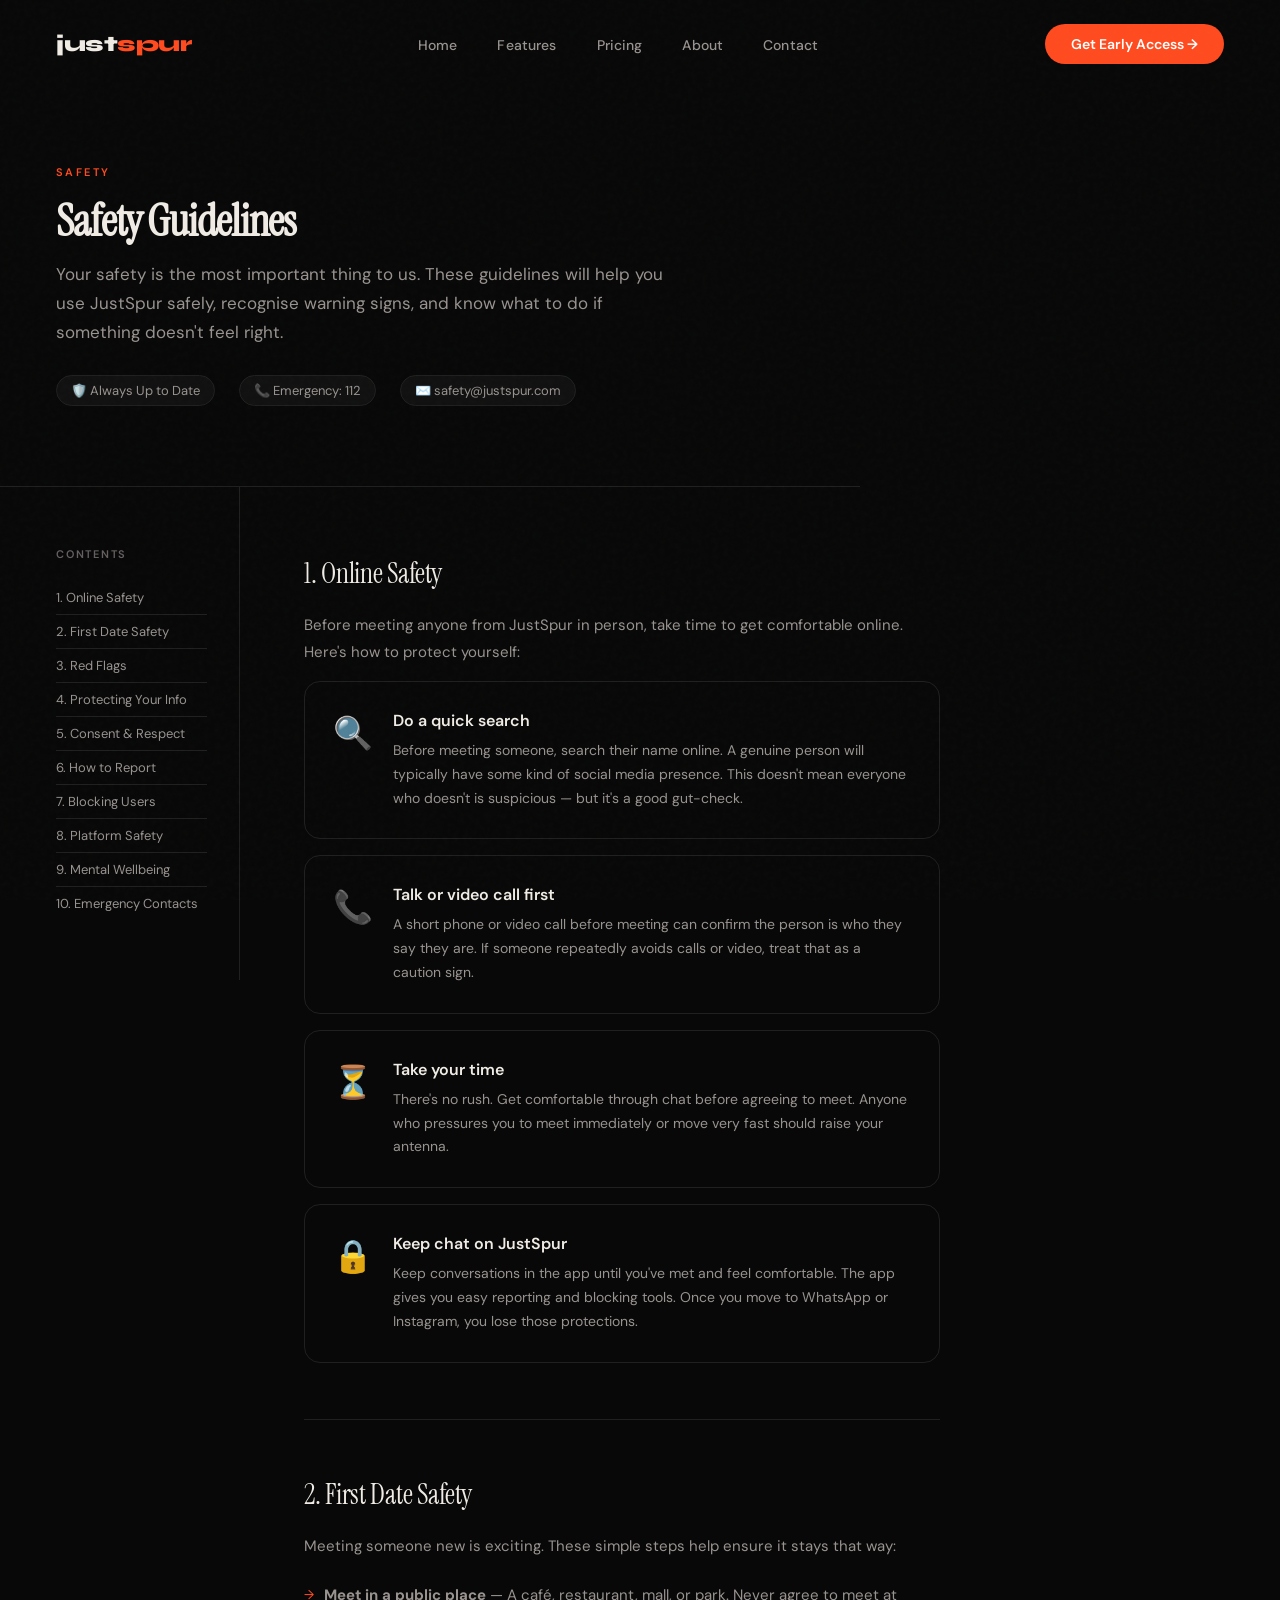
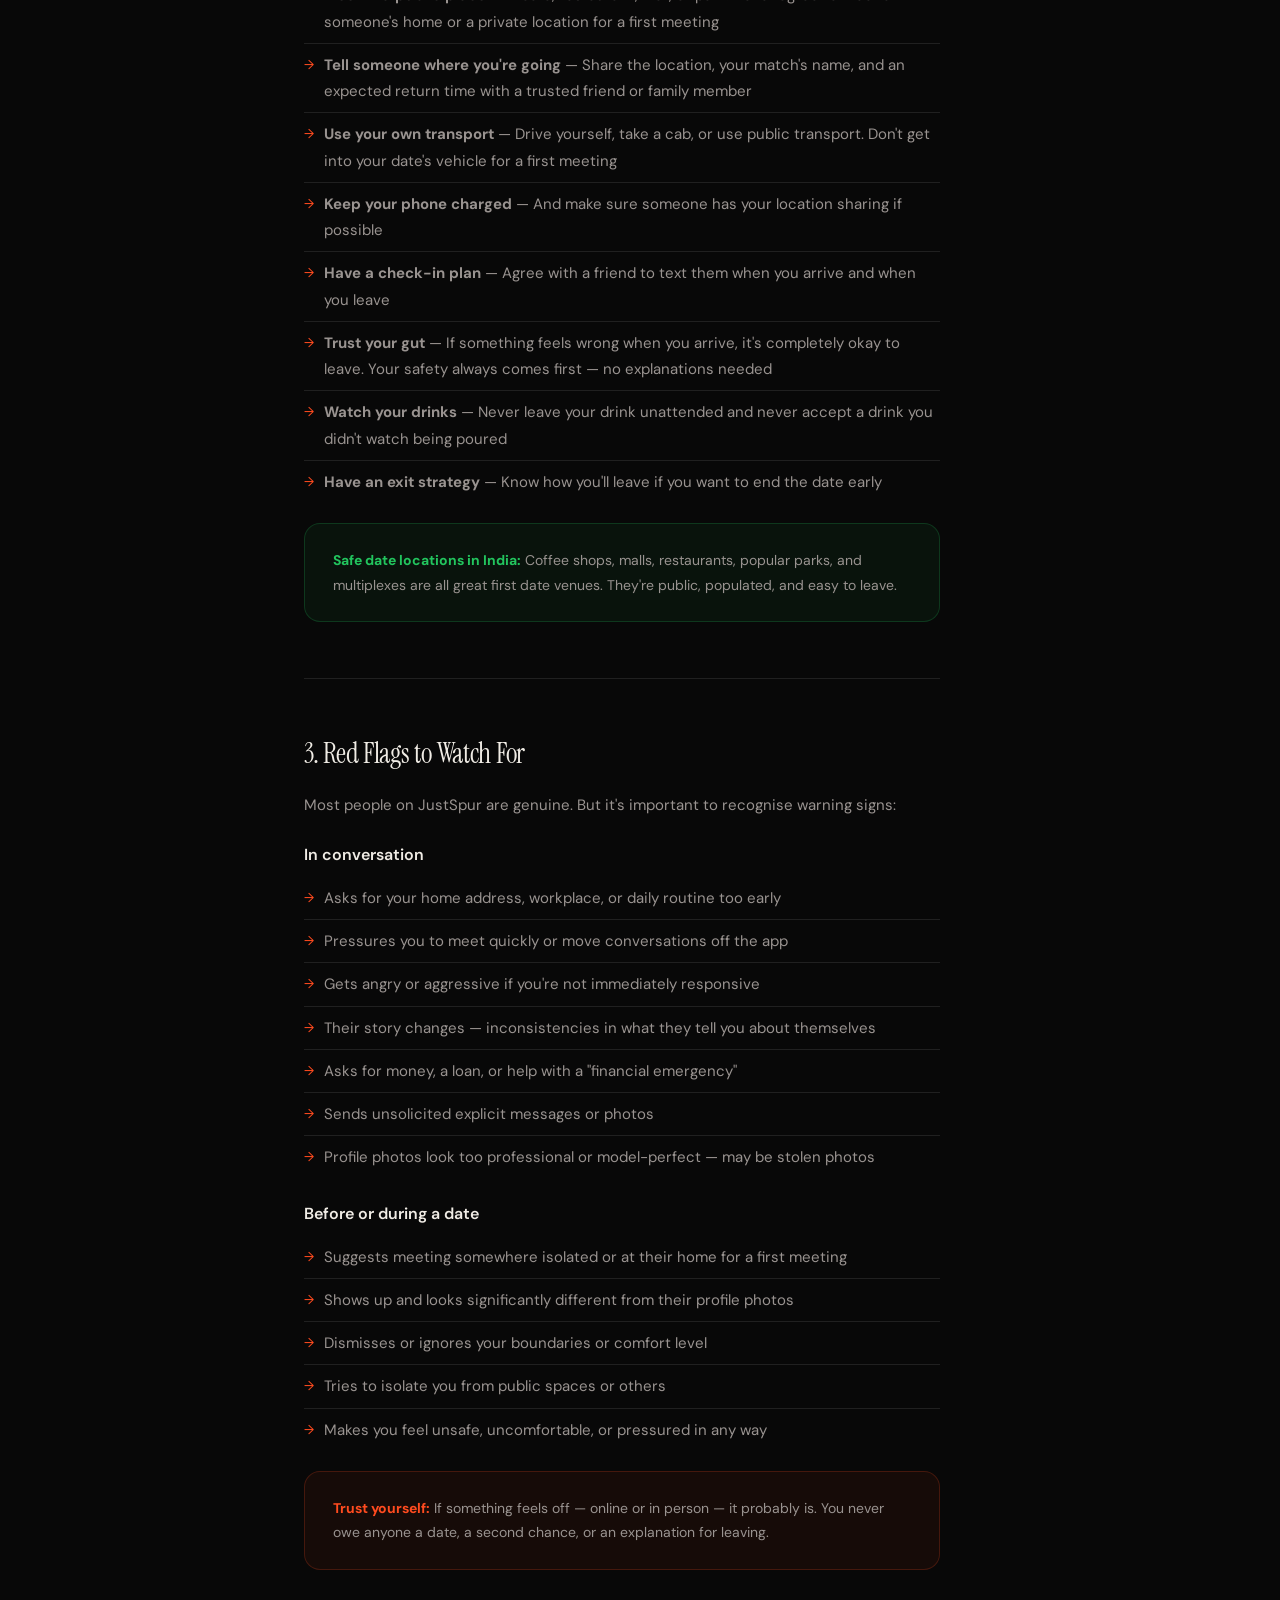
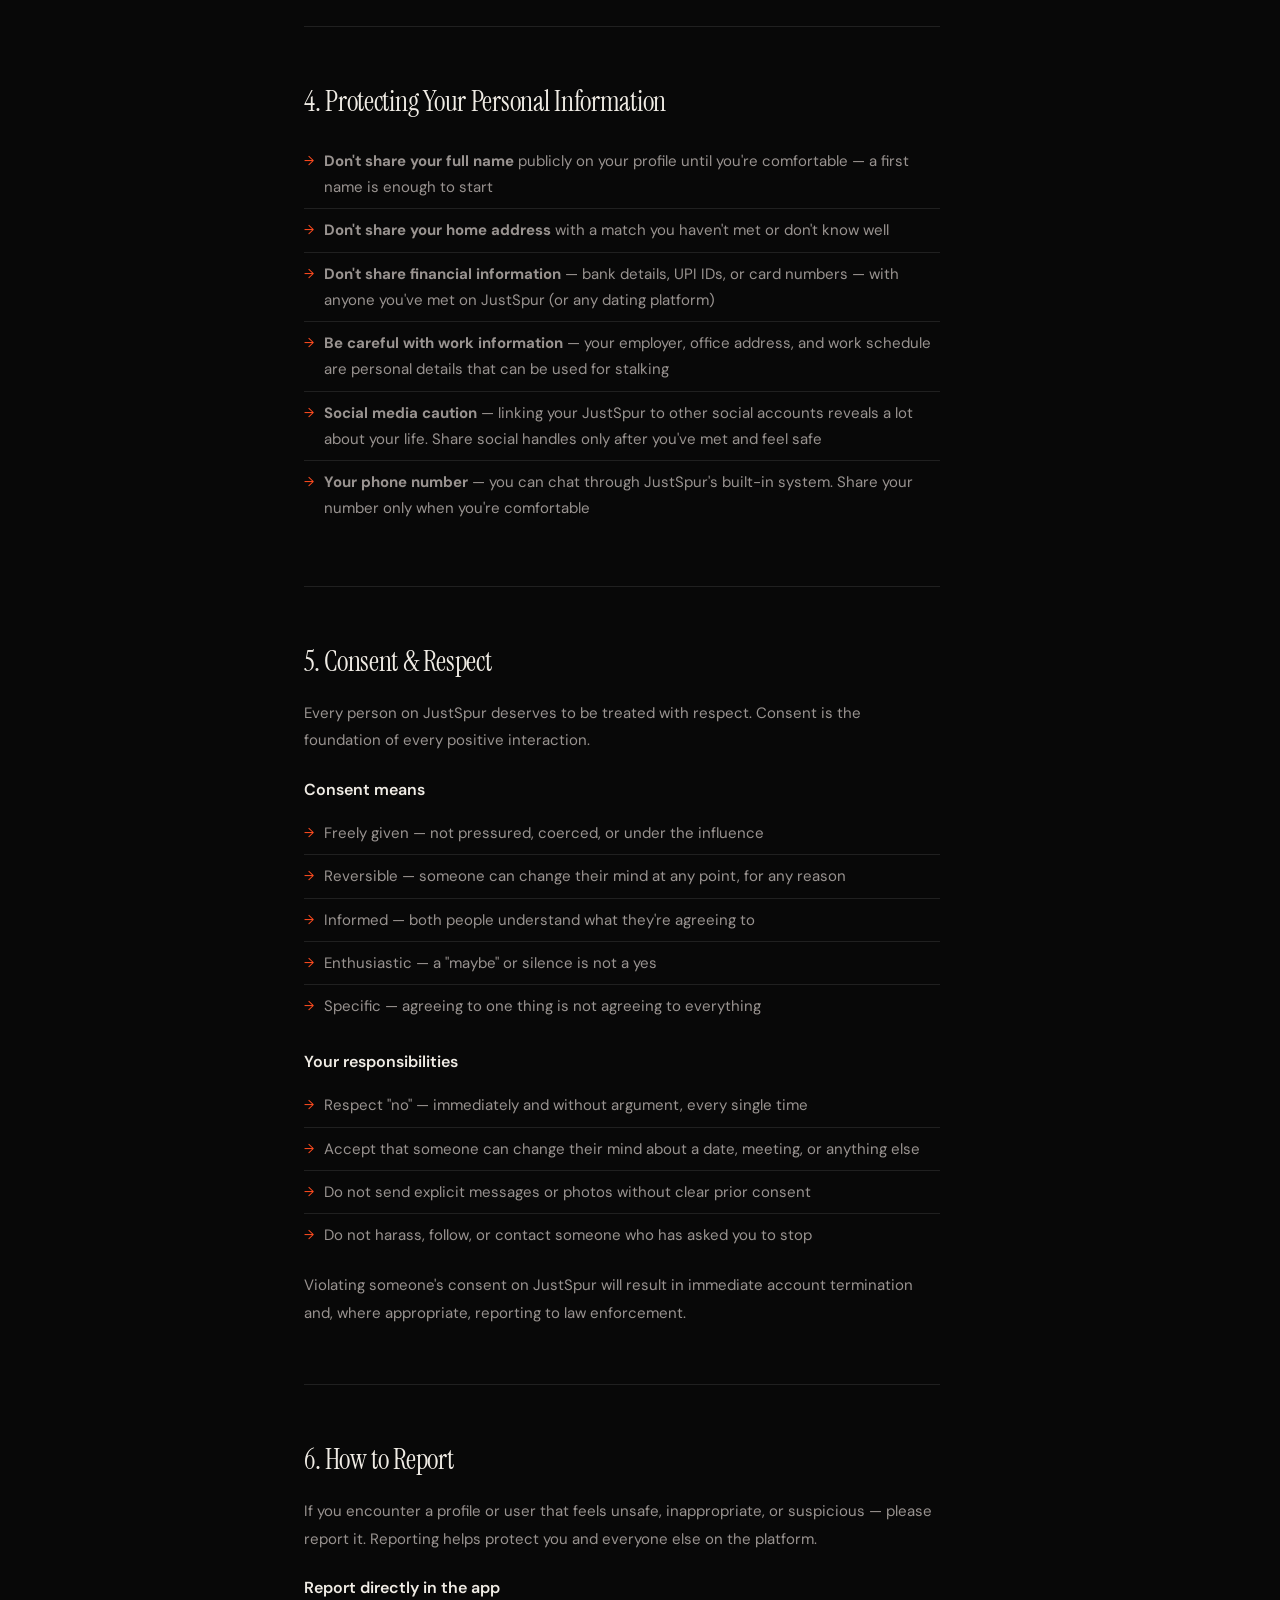
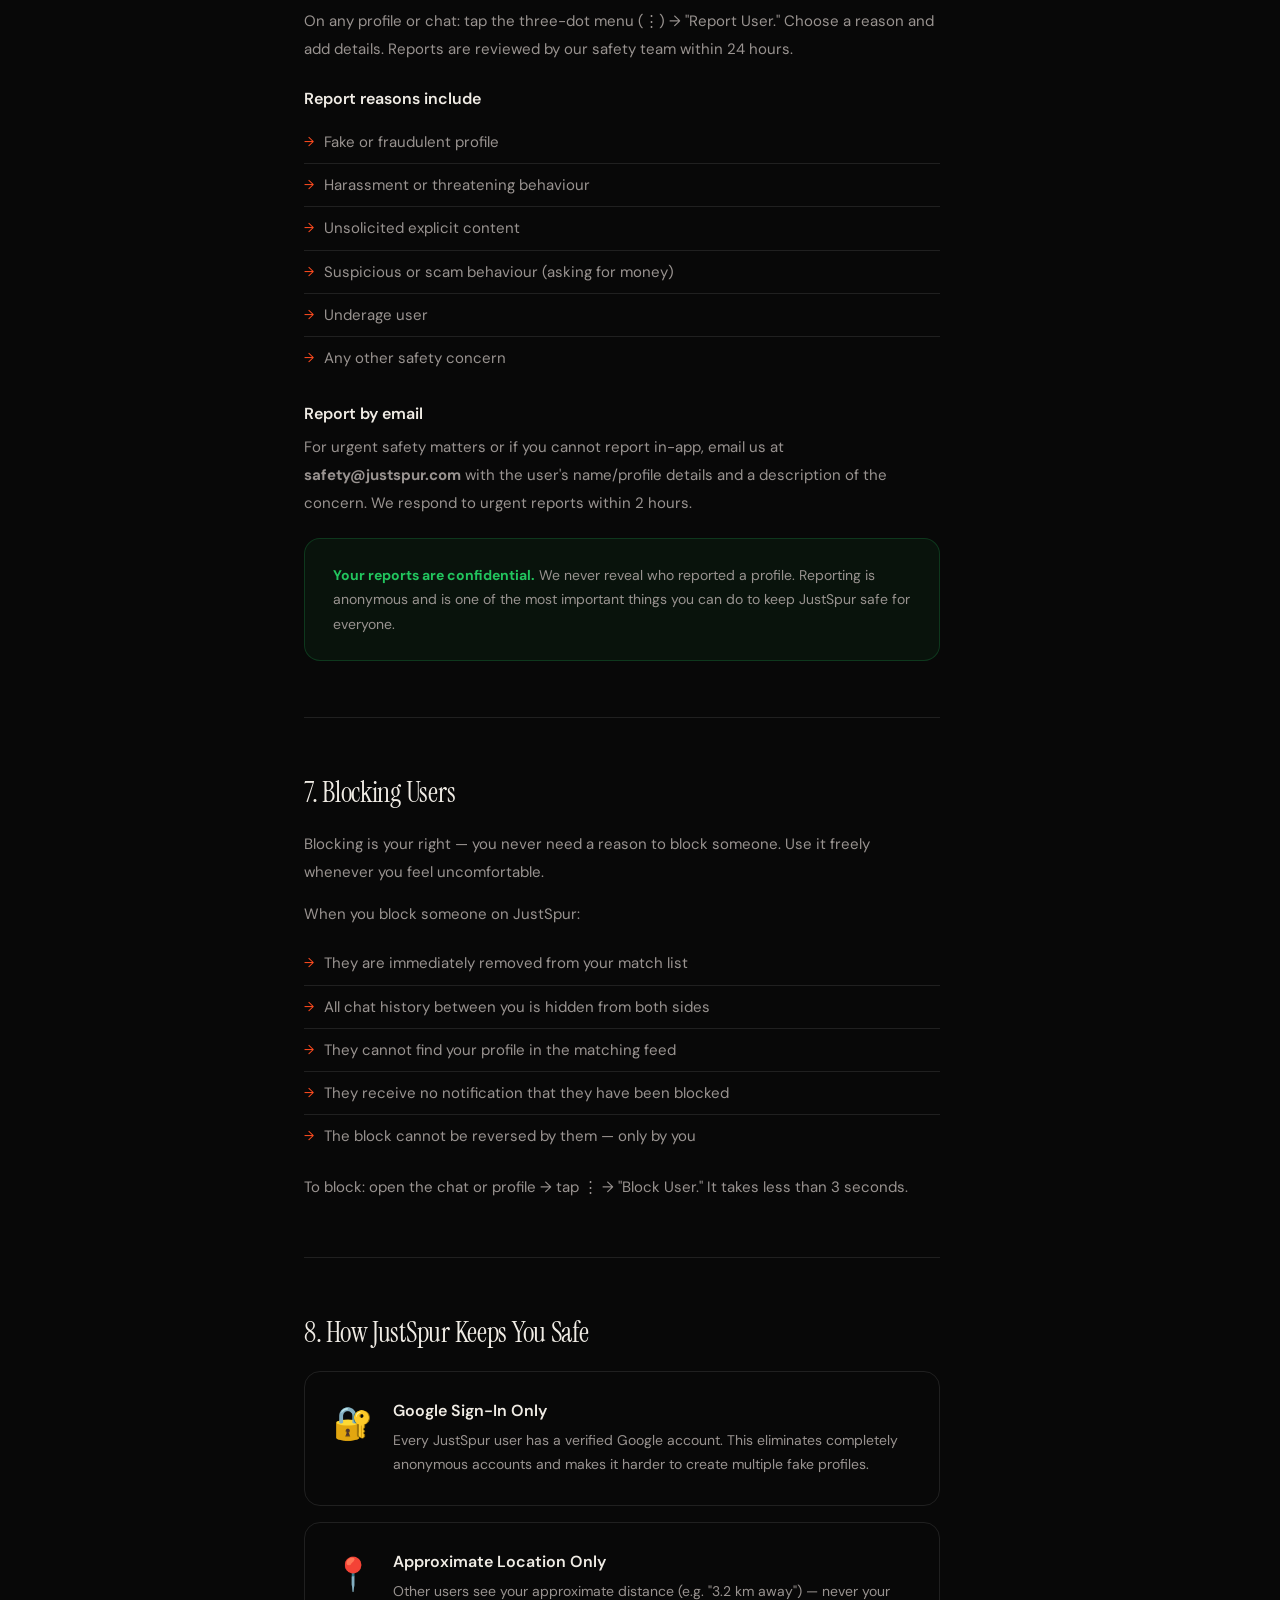
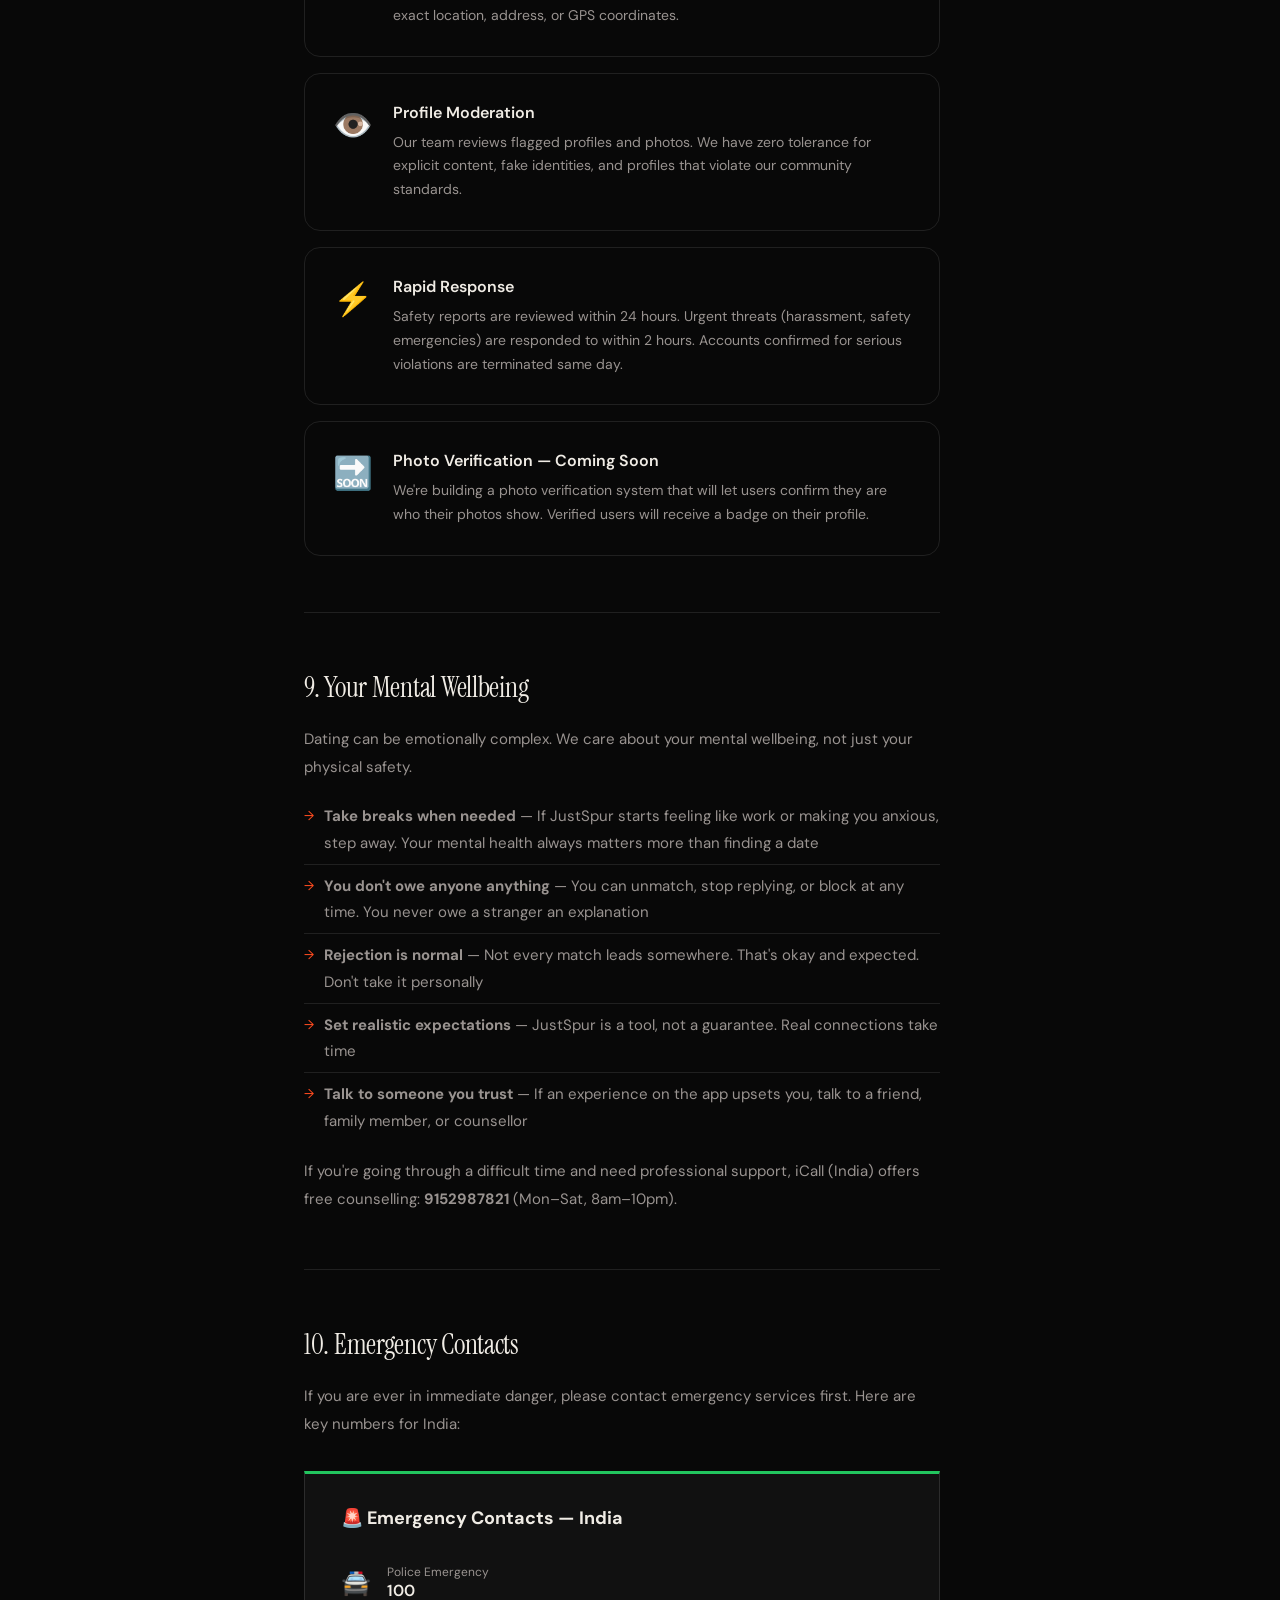
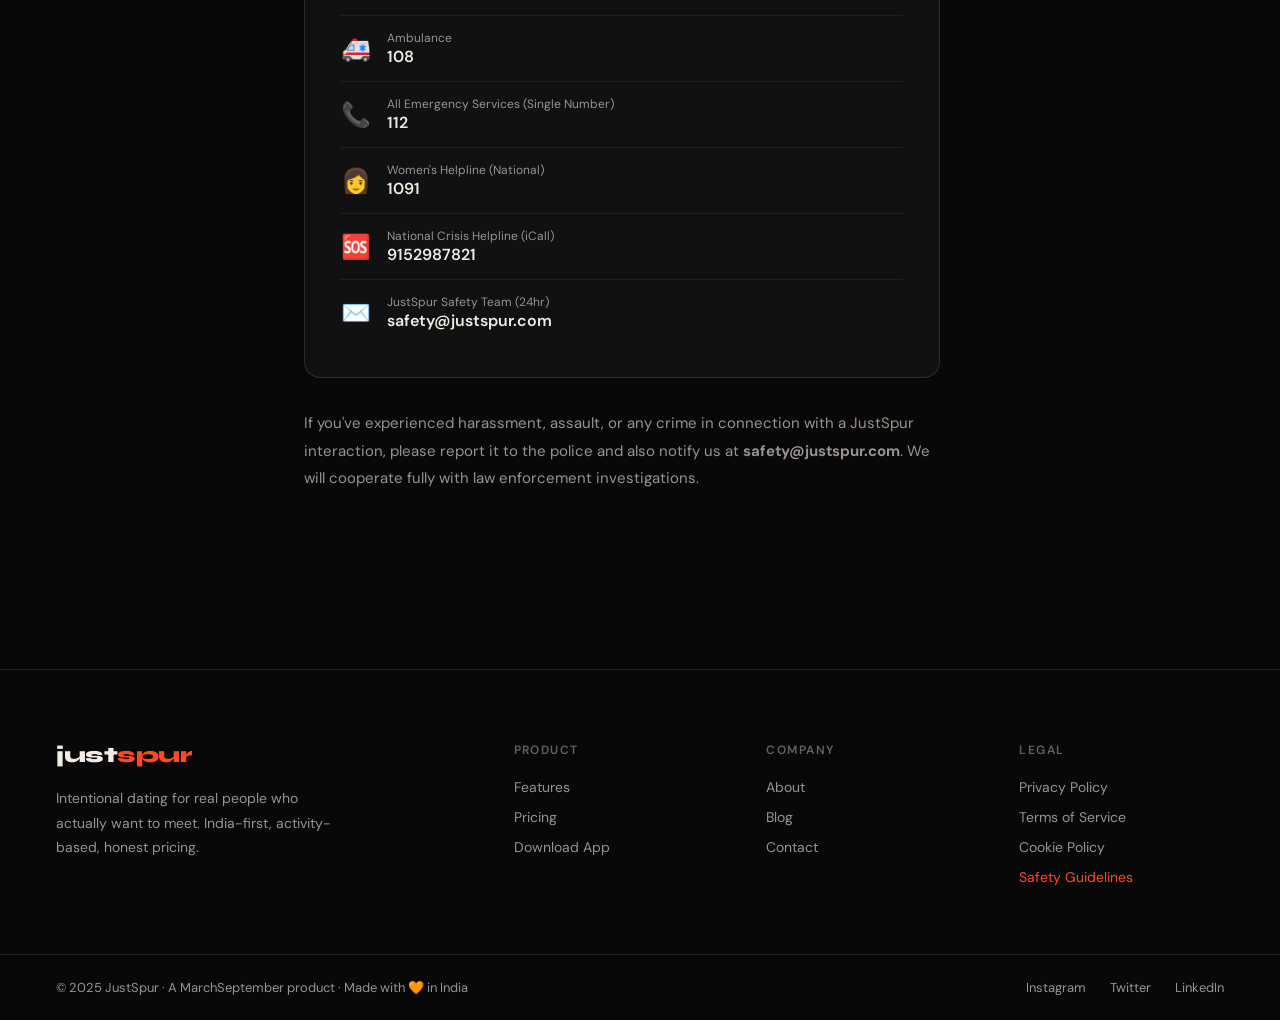
<file: safety.html>
<!DOCTYPE html>
<html lang="en">
<head>
  <meta charset="UTF-8">
  <meta name="viewport" content="width=device-width, initial-scale=1.0">
  <title>Safety Guidelines — JustSpur</title>
  <meta name="description" content="JustSpur Safety Guidelines — how to stay safe while dating, what to watch for, and how to report concerns.">
  <link rel="stylesheet" href="css/style.css">
  <style>
    .legal-hero { padding: 160px 56px 80px; border-bottom: 1px solid var(--border); max-width: 860px; }
    .legal-meta { display: flex; gap: 24px; flex-wrap: wrap; margin-top: 28px; }
    .legal-meta span { font-size: 13px; color: var(--muted2); background: var(--surface); border: 1px solid var(--border); padding: 6px 14px; border-radius: 100px; }
    .legal-body { display: grid; grid-template-columns: 240px 1fr; gap: 0; }
    .legal-toc { padding: 60px 32px 60px 56px; border-right: 1px solid var(--border); position: sticky; top: 80px; height: fit-content; }
    .legal-toc h4 { font-size: 11px; font-weight: 600; letter-spacing: 0.16em; text-transform: uppercase; color: var(--muted); margin-bottom: 20px; }
    .legal-toc a { display: block; font-size: 13px; color: var(--muted2); padding: 8px 0; border-bottom: 1px solid var(--border); transition: color 0.2s; text-decoration: none; }
    .legal-toc a:last-child { border-bottom: none; }
    .legal-toc a:hover { color: var(--accent); }
    .legal-content { padding: 60px 80px 120px 64px; max-width: 780px; }
    .legal-section { margin-bottom: 56px; }
    .legal-section h2 { font-family: 'Instrument Serif', serif; font-size: 28px; font-weight: 400; margin-bottom: 20px; color: var(--text); letter-spacing: -0.01em; padding-top: 8px; }
    .legal-section h3 { font-size: 16px; font-weight: 600; margin: 24px 0 10px; color: var(--text); }
    .legal-section p { font-size: 15px; color: var(--muted2); line-height: 1.85; margin-bottom: 14px; }
    .legal-section ul { margin: 12px 0 16px 0; padding-left: 0; }
    .legal-section ul li { font-size: 15px; color: var(--muted2); line-height: 1.75; padding: 8px 0 8px 20px; border-bottom: 1px solid var(--border); position: relative; list-style: none; }
    .legal-section ul li:last-child { border-bottom: none; }
    .legal-section ul li::before { content: '→'; color: var(--accent); position: absolute; left: 0; font-size: 13px; top: 10px; }
    .safety-card {
      border: 1px solid var(--border); border-radius: 16px;
      padding: 28px 28px; margin-bottom: 16px;
      display: flex; gap: 20px; align-items: flex-start;
      transition: border-color 0.3s;
    }
    .safety-card:hover { border-color: var(--border2); }
    .safety-icon { font-size: 32px; flex-shrink: 0; margin-top: 2px; }
    .safety-card h4 { font-size: 16px; font-weight: 600; margin-bottom: 8px; color: var(--text); }
    .safety-card p { font-size: 14px; color: var(--muted2); line-height: 1.7; margin: 0; }
    .safety-highlight-green {
      background: rgba(34,197,94,0.06); border: 1px solid rgba(34,197,94,0.2);
      border-radius: 16px; padding: 24px 28px; margin: 20px 0;
    }
    .safety-highlight-green p { color: var(--muted2); font-size: 14px; line-height: 1.75; margin: 0; }
    .safety-highlight-green strong { color: #22c55e; }
    .safety-highlight-red {
      background: rgba(255,75,31,0.06); border: 1px solid rgba(255,75,31,0.2);
      border-radius: 16px; padding: 24px 28px; margin: 20px 0;
    }
    .safety-highlight-red p { color: var(--muted2); font-size: 14px; line-height: 1.75; margin: 0; }
    .safety-highlight-red strong { color: var(--accent); }
    .emergency-box {
      background: var(--surface);
      border: 1px solid var(--border2);
      border-top: 3px solid #22c55e;
      border-radius: 0 0 16px 16px;
      padding: 32px 36px; margin: 32px 0;
    }
    .emergency-box h4 { font-size: 18px; font-weight: 700; margin-bottom: 20px; }
    .emergency-item { display: flex; align-items: center; gap: 16px; padding: 14px 0; border-bottom: 1px solid var(--border); }
    .emergency-item:last-child { border-bottom: none; }
    .emergency-item .ei-icon { font-size: 24px; flex-shrink: 0; }
    .emergency-item .ei-label { font-size: 12px; color: var(--muted2); }
    .emergency-item .ei-val { font-size: 16px; font-weight: 600; color: var(--text); }
    .section-divider { border: none; border-top: 1px solid var(--border); margin: 48px 0; }
    @media(max-width:768px){ .legal-hero{padding:120px 24px 60px;} .legal-body{grid-template-columns:1fr;} .legal-toc{display:none;} .legal-content{padding:40px 24px 80px;} }
  </style>
</head>
<body>

<nav id="nav">
  <a class="nav-logo" href="index.html">just<span>spur</span></a>
  <ul class="nav-links">
    <li><a href="index.html">Home</a></li>
    <li><a href="index.html">Features</a></li>
    <li><a href="index.html">Pricing</a></li>
    <li><a href="index.html">About</a></li>
    <li><a href="contact.html">Contact</a></li>
  </ul>
  <a class="nav-cta" href="index.html">Get Early Access →</a>
  <button class="hamburger" id="hamburger" aria-label="Menu"><span></span><span></span><span></span></button>
</nav>
<div id="mobile-nav">
  <a href="index.html">Home</a>
  <a href="index.html">Features</a>
  <a href="index.html">Pricing</a>
  <a href="contact.html">Contact</a>
</div>

<div class="legal-hero">
  <p class="eyebrow">Safety</p>
  <h1 class="heading h3">Safety Guidelines</h1>
  <p style="font-size:17px;color:var(--muted2);line-height:1.7;margin-top:16px;max-width:620px;">Your safety is the most important thing to us. These guidelines will help you use JustSpur safely, recognise warning signs, and know what to do if something doesn't feel right.</p>
  <div class="legal-meta">
    <span>🛡️ Always Up to Date</span>
    <span>📞 Emergency: 112</span>
    <span>✉️ safety@justspur.com</span>
  </div>
</div>

<div class="legal-body">
  <div class="legal-toc">
    <h4>Contents</h4>
    <a href="#online-safety">1. Online Safety</a>
    <a href="#first-date-safety">2. First Date Safety</a>
    <a href="#red-flags">3. Red Flags</a>
    <a href="#protecting-info">4. Protecting Your Info</a>
    <a href="#consent">5. Consent & Respect</a>
    <a href="#reporting">6. How to Report</a>
    <a href="#blocking">7. Blocking Users</a>
    <a href="#platform-safety">8. Platform Safety</a>
    <a href="#mental-health">9. Mental Wellbeing</a>
    <a href="#emergency">10. Emergency Contacts</a>
  </div>

  <div class="legal-content">

    <div class="legal-section" id="online-safety">
      <h2>1. Online Safety</h2>
      <p>Before meeting anyone from JustSpur in person, take time to get comfortable online. Here's how to protect yourself:</p>
      <div class="safety-card">
        <div class="safety-icon">🔍</div>
        <div>
          <h4>Do a quick search</h4>
          <p>Before meeting someone, search their name online. A genuine person will typically have some kind of social media presence. This doesn't mean everyone who doesn't is suspicious — but it's a good gut-check.</p>
        </div>
      </div>
      <div class="safety-card">
        <div class="safety-icon">📞</div>
        <div>
          <h4>Talk or video call first</h4>
          <p>A short phone or video call before meeting can confirm the person is who they say they are. If someone repeatedly avoids calls or video, treat that as a caution sign.</p>
        </div>
      </div>
      <div class="safety-card">
        <div class="safety-icon">⏳</div>
        <div>
          <h4>Take your time</h4>
          <p>There's no rush. Get comfortable through chat before agreeing to meet. Anyone who pressures you to meet immediately or move very fast should raise your antenna.</p>
        </div>
      </div>
      <div class="safety-card">
        <div class="safety-icon">🔒</div>
        <div>
          <h4>Keep chat on JustSpur</h4>
          <p>Keep conversations in the app until you've met and feel comfortable. The app gives you easy reporting and blocking tools. Once you move to WhatsApp or Instagram, you lose those protections.</p>
        </div>
      </div>
    </div>
    <hr class="section-divider">

    <div class="legal-section" id="first-date-safety">
      <h2>2. First Date Safety</h2>
      <p>Meeting someone new is exciting. These simple steps help ensure it stays that way:</p>
      <ul>
        <li><strong>Meet in a public place</strong> — A café, restaurant, mall, or park. Never agree to meet at someone's home or a private location for a first meeting</li>
        <li><strong>Tell someone where you're going</strong> — Share the location, your match's name, and an expected return time with a trusted friend or family member</li>
        <li><strong>Use your own transport</strong> — Drive yourself, take a cab, or use public transport. Don't get into your date's vehicle for a first meeting</li>
        <li><strong>Keep your phone charged</strong> — And make sure someone has your location sharing if possible</li>
        <li><strong>Have a check-in plan</strong> — Agree with a friend to text them when you arrive and when you leave</li>
        <li><strong>Trust your gut</strong> — If something feels wrong when you arrive, it's completely okay to leave. Your safety always comes first — no explanations needed</li>
        <li><strong>Watch your drinks</strong> — Never leave your drink unattended and never accept a drink you didn't watch being poured</li>
        <li><strong>Have an exit strategy</strong> — Know how you'll leave if you want to end the date early</li>
      </ul>
      <div class="safety-highlight-green">
        <p><strong>Safe date locations in India:</strong> Coffee shops, malls, restaurants, popular parks, and multiplexes are all great first date venues. They're public, populated, and easy to leave.</p>
      </div>
    </div>
    <hr class="section-divider">

    <div class="legal-section" id="red-flags">
      <h2>3. Red Flags to Watch For</h2>
      <p>Most people on JustSpur are genuine. But it's important to recognise warning signs:</p>
      <h3>In conversation</h3>
      <ul>
        <li>Asks for your home address, workplace, or daily routine too early</li>
        <li>Pressures you to meet quickly or move conversations off the app</li>
        <li>Gets angry or aggressive if you're not immediately responsive</li>
        <li>Their story changes — inconsistencies in what they tell you about themselves</li>
        <li>Asks for money, a loan, or help with a "financial emergency"</li>
        <li>Sends unsolicited explicit messages or photos</li>
        <li>Profile photos look too professional or model-perfect — may be stolen photos</li>
      </ul>
      <h3>Before or during a date</h3>
      <ul>
        <li>Suggests meeting somewhere isolated or at their home for a first meeting</li>
        <li>Shows up and looks significantly different from their profile photos</li>
        <li>Dismisses or ignores your boundaries or comfort level</li>
        <li>Tries to isolate you from public spaces or others</li>
        <li>Makes you feel unsafe, uncomfortable, or pressured in any way</li>
      </ul>
      <div class="safety-highlight-red">
        <p><strong>Trust yourself:</strong> If something feels off — online or in person — it probably is. You never owe anyone a date, a second chance, or an explanation for leaving.</p>
      </div>
    </div>
    <hr class="section-divider">

    <div class="legal-section" id="protecting-info">
      <h2>4. Protecting Your Personal Information</h2>
      <ul>
        <li><strong>Don't share your full name</strong> publicly on your profile until you're comfortable — a first name is enough to start</li>
        <li><strong>Don't share your home address</strong> with a match you haven't met or don't know well</li>
        <li><strong>Don't share financial information</strong> — bank details, UPI IDs, or card numbers — with anyone you've met on JustSpur (or any dating platform)</li>
        <li><strong>Be careful with work information</strong> — your employer, office address, and work schedule are personal details that can be used for stalking</li>
        <li><strong>Social media caution</strong> — linking your JustSpur to other social accounts reveals a lot about your life. Share social handles only after you've met and feel safe</li>
        <li><strong>Your phone number</strong> — you can chat through JustSpur's built-in system. Share your number only when you're comfortable</li>
      </ul>
    </div>
    <hr class="section-divider">

    <div class="legal-section" id="consent">
      <h2>5. Consent & Respect</h2>
      <p>Every person on JustSpur deserves to be treated with respect. Consent is the foundation of every positive interaction.</p>
      <h3>Consent means</h3>
      <ul>
        <li>Freely given — not pressured, coerced, or under the influence</li>
        <li>Reversible — someone can change their mind at any point, for any reason</li>
        <li>Informed — both people understand what they're agreeing to</li>
        <li>Enthusiastic — a "maybe" or silence is not a yes</li>
        <li>Specific — agreeing to one thing is not agreeing to everything</li>
      </ul>
      <h3>Your responsibilities</h3>
      <ul>
        <li>Respect "no" — immediately and without argument, every single time</li>
        <li>Accept that someone can change their mind about a date, meeting, or anything else</li>
        <li>Do not send explicit messages or photos without clear prior consent</li>
        <li>Do not harass, follow, or contact someone who has asked you to stop</li>
      </ul>
      <p>Violating someone's consent on JustSpur will result in immediate account termination and, where appropriate, reporting to law enforcement.</p>
    </div>
    <hr class="section-divider">

    <div class="legal-section" id="reporting">
      <h2>6. How to Report</h2>
      <p>If you encounter a profile or user that feels unsafe, inappropriate, or suspicious — please report it. Reporting helps protect you and everyone else on the platform.</p>
      <h3>Report directly in the app</h3>
      <p>On any profile or chat: tap the three-dot menu (⋮) → "Report User." Choose a reason and add details. Reports are reviewed by our safety team within 24 hours.</p>
      <h3>Report reasons include</h3>
      <ul>
        <li>Fake or fraudulent profile</li>
        <li>Harassment or threatening behaviour</li>
        <li>Unsolicited explicit content</li>
        <li>Suspicious or scam behaviour (asking for money)</li>
        <li>Underage user</li>
        <li>Any other safety concern</li>
      </ul>
      <h3>Report by email</h3>
      <p>For urgent safety matters or if you cannot report in-app, email us at <strong>safety@justspur.com</strong> with the user's name/profile details and a description of the concern. We respond to urgent reports within 2 hours.</p>
      <div class="safety-highlight-green">
        <p><strong>Your reports are confidential.</strong> We never reveal who reported a profile. Reporting is anonymous and is one of the most important things you can do to keep JustSpur safe for everyone.</p>
      </div>
    </div>
    <hr class="section-divider">

    <div class="legal-section" id="blocking">
      <h2>7. Blocking Users</h2>
      <p>Blocking is your right — you never need a reason to block someone. Use it freely whenever you feel uncomfortable.</p>
      <p>When you block someone on JustSpur:</p>
      <ul>
        <li>They are immediately removed from your match list</li>
        <li>All chat history between you is hidden from both sides</li>
        <li>They cannot find your profile in the matching feed</li>
        <li>They receive no notification that they have been blocked</li>
        <li>The block cannot be reversed by them — only by you</li>
      </ul>
      <p>To block: open the chat or profile → tap ⋮ → "Block User." It takes less than 3 seconds.</p>
    </div>
    <hr class="section-divider">

    <div class="legal-section" id="platform-safety">
      <h2>8. How JustSpur Keeps You Safe</h2>
      <div class="safety-card">
        <div class="safety-icon">🔐</div>
        <div>
          <h4>Google Sign-In Only</h4>
          <p>Every JustSpur user has a verified Google account. This eliminates completely anonymous accounts and makes it harder to create multiple fake profiles.</p>
        </div>
      </div>
      <div class="safety-card">
        <div class="safety-icon">📍</div>
        <div>
          <h4>Approximate Location Only</h4>
          <p>Other users see your approximate distance (e.g. "3.2 km away") — never your exact location, address, or GPS coordinates.</p>
        </div>
      </div>
      <div class="safety-card">
        <div class="safety-icon">👁️</div>
        <div>
          <h4>Profile Moderation</h4>
          <p>Our team reviews flagged profiles and photos. We have zero tolerance for explicit content, fake identities, and profiles that violate our community standards.</p>
        </div>
      </div>
      <div class="safety-card">
        <div class="safety-icon">⚡</div>
        <div>
          <h4>Rapid Response</h4>
          <p>Safety reports are reviewed within 24 hours. Urgent threats (harassment, safety emergencies) are responded to within 2 hours. Accounts confirmed for serious violations are terminated same day.</p>
        </div>
      </div>
      <div class="safety-card">
        <div class="safety-icon">🔜</div>
        <div>
          <h4>Photo Verification — Coming Soon</h4>
          <p>We're building a photo verification system that will let users confirm they are who their photos show. Verified users will receive a badge on their profile.</p>
        </div>
      </div>
    </div>
    <hr class="section-divider">

    <div class="legal-section" id="mental-health">
      <h2>9. Your Mental Wellbeing</h2>
      <p>Dating can be emotionally complex. We care about your mental wellbeing, not just your physical safety.</p>
      <ul>
        <li><strong>Take breaks when needed</strong> — If JustSpur starts feeling like work or making you anxious, step away. Your mental health always matters more than finding a date</li>
        <li><strong>You don't owe anyone anything</strong> — You can unmatch, stop replying, or block at any time. You never owe a stranger an explanation</li>
        <li><strong>Rejection is normal</strong> — Not every match leads somewhere. That's okay and expected. Don't take it personally</li>
        <li><strong>Set realistic expectations</strong> — JustSpur is a tool, not a guarantee. Real connections take time</li>
        <li><strong>Talk to someone you trust</strong> — If an experience on the app upsets you, talk to a friend, family member, or counsellor</li>
      </ul>
      <p>If you're going through a difficult time and need professional support, iCall (India) offers free counselling: <strong>9152987821</strong> (Mon–Sat, 8am–10pm).</p>
    </div>
    <hr class="section-divider">

    <div class="legal-section" id="emergency">
      <h2>10. Emergency Contacts</h2>
      <p>If you are ever in immediate danger, please contact emergency services first. Here are key numbers for India:</p>
      <div class="emergency-box">
        <h4>🚨 Emergency Contacts — India</h4>
        <div class="emergency-item">
          <div class="ei-icon">🚔</div>
          <div>
            <div class="ei-label">Police Emergency</div>
            <div class="ei-val">100</div>
          </div>
        </div>
        <div class="emergency-item">
          <div class="ei-icon">🚑</div>
          <div>
            <div class="ei-label">Ambulance</div>
            <div class="ei-val">108</div>
          </div>
        </div>
        <div class="emergency-item">
          <div class="ei-icon">📞</div>
          <div>
            <div class="ei-label">All Emergency Services (Single Number)</div>
            <div class="ei-val">112</div>
          </div>
        </div>
        <div class="emergency-item">
          <div class="ei-icon">👩</div>
          <div>
            <div class="ei-label">Women's Helpline (National)</div>
            <div class="ei-val">1091</div>
          </div>
        </div>
        <div class="emergency-item">
          <div class="ei-icon">🆘</div>
          <div>
            <div class="ei-label">National Crisis Helpline (iCall)</div>
            <div class="ei-val">9152987821</div>
          </div>
        </div>
        <div class="emergency-item">
          <div class="ei-icon">✉️</div>
          <div>
            <div class="ei-label">JustSpur Safety Team (24hr)</div>
            <div class="ei-val">safety@justspur.com</div>
          </div>
        </div>
      </div>
      <p>If you've experienced harassment, assault, or any crime in connection with a JustSpur interaction, please report it to the police and also notify us at <strong>safety@justspur.com</strong>. We will cooperate fully with law enforcement investigations.</p>
    </div>

  </div>
</div>

<footer>
  <div class="footer-brand">
    <a class="nav-logo" href="index.html">just<span>spur</span></a>
    <p>Intentional dating for real people who actually want to meet. India-first, activity-based, honest pricing.</p>
  </div>
  <div class="footer-col"><h5>Product</h5><a href="index.html">Features</a><a href="index.html">Pricing</a><a href="index.html">Download App</a></div>
  <div class="footer-col"><h5>Company</h5><a href="index.html">About</a><a href="index.html">Blog</a><a href="contact.html">Contact</a></div>
  <div class="footer-col">
    <h5>Legal</h5>
    <a href="privacy-policy.html">Privacy Policy</a>
    <a href="terms.html">Terms of Service</a>
    <a href="cookie-policy.html">Cookie Policy</a>
    <a href="safety.html" style="color:var(--accent)">Safety Guidelines</a>
  </div>
</footer>
<div class="footer-bottom">
  <span>© 2025 JustSpur · A MarchSeptember product · Made with 🧡 in India</span>
  <div class="footer-socials"><a href="#">Instagram</a><a href="#">Twitter</a><a href="#">LinkedIn</a></div>
</div>
<script>
  const nav = document.getElementById('nav');
  window.addEventListener('scroll', () => nav.classList.toggle('scrolled', window.scrollY > 40));
  document.getElementById('hamburger').addEventListener('click', () => document.getElementById('mobile-nav').classList.toggle('open'));
</script>
</body>
</html>
</file>
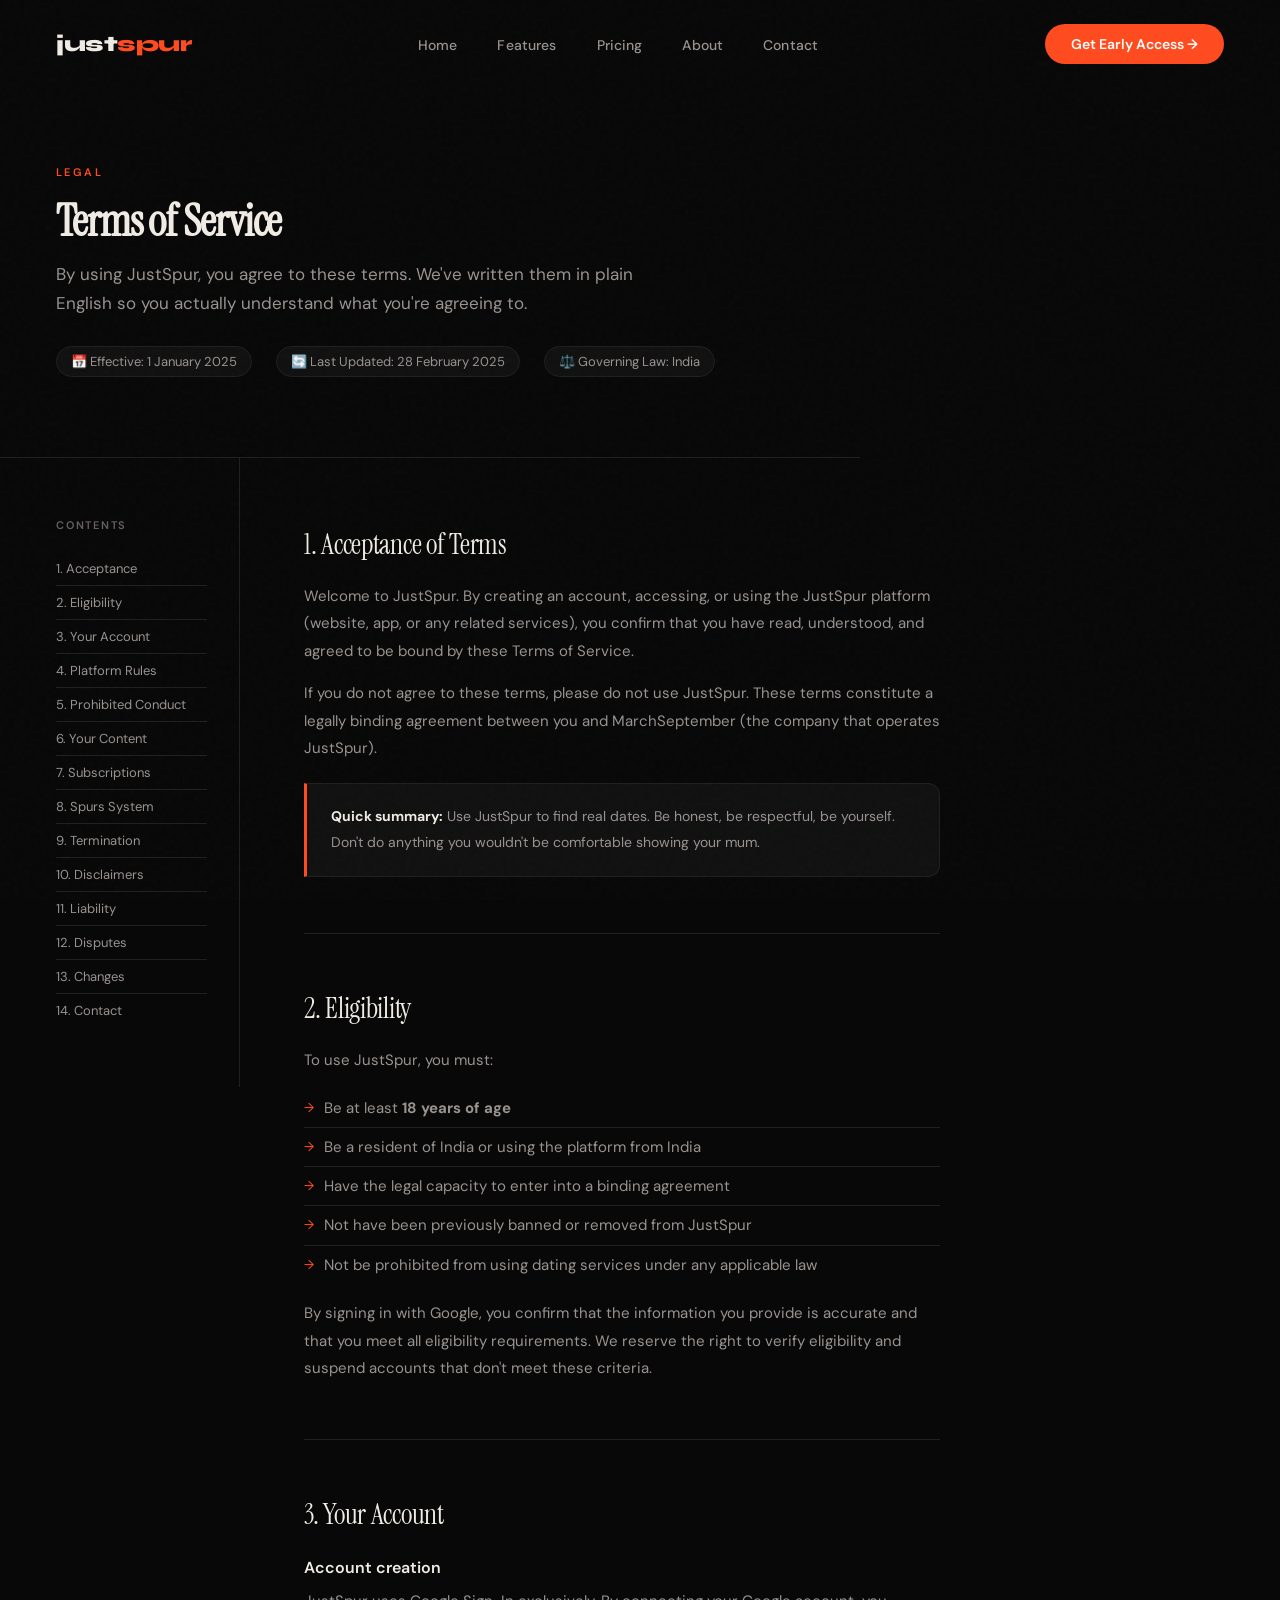
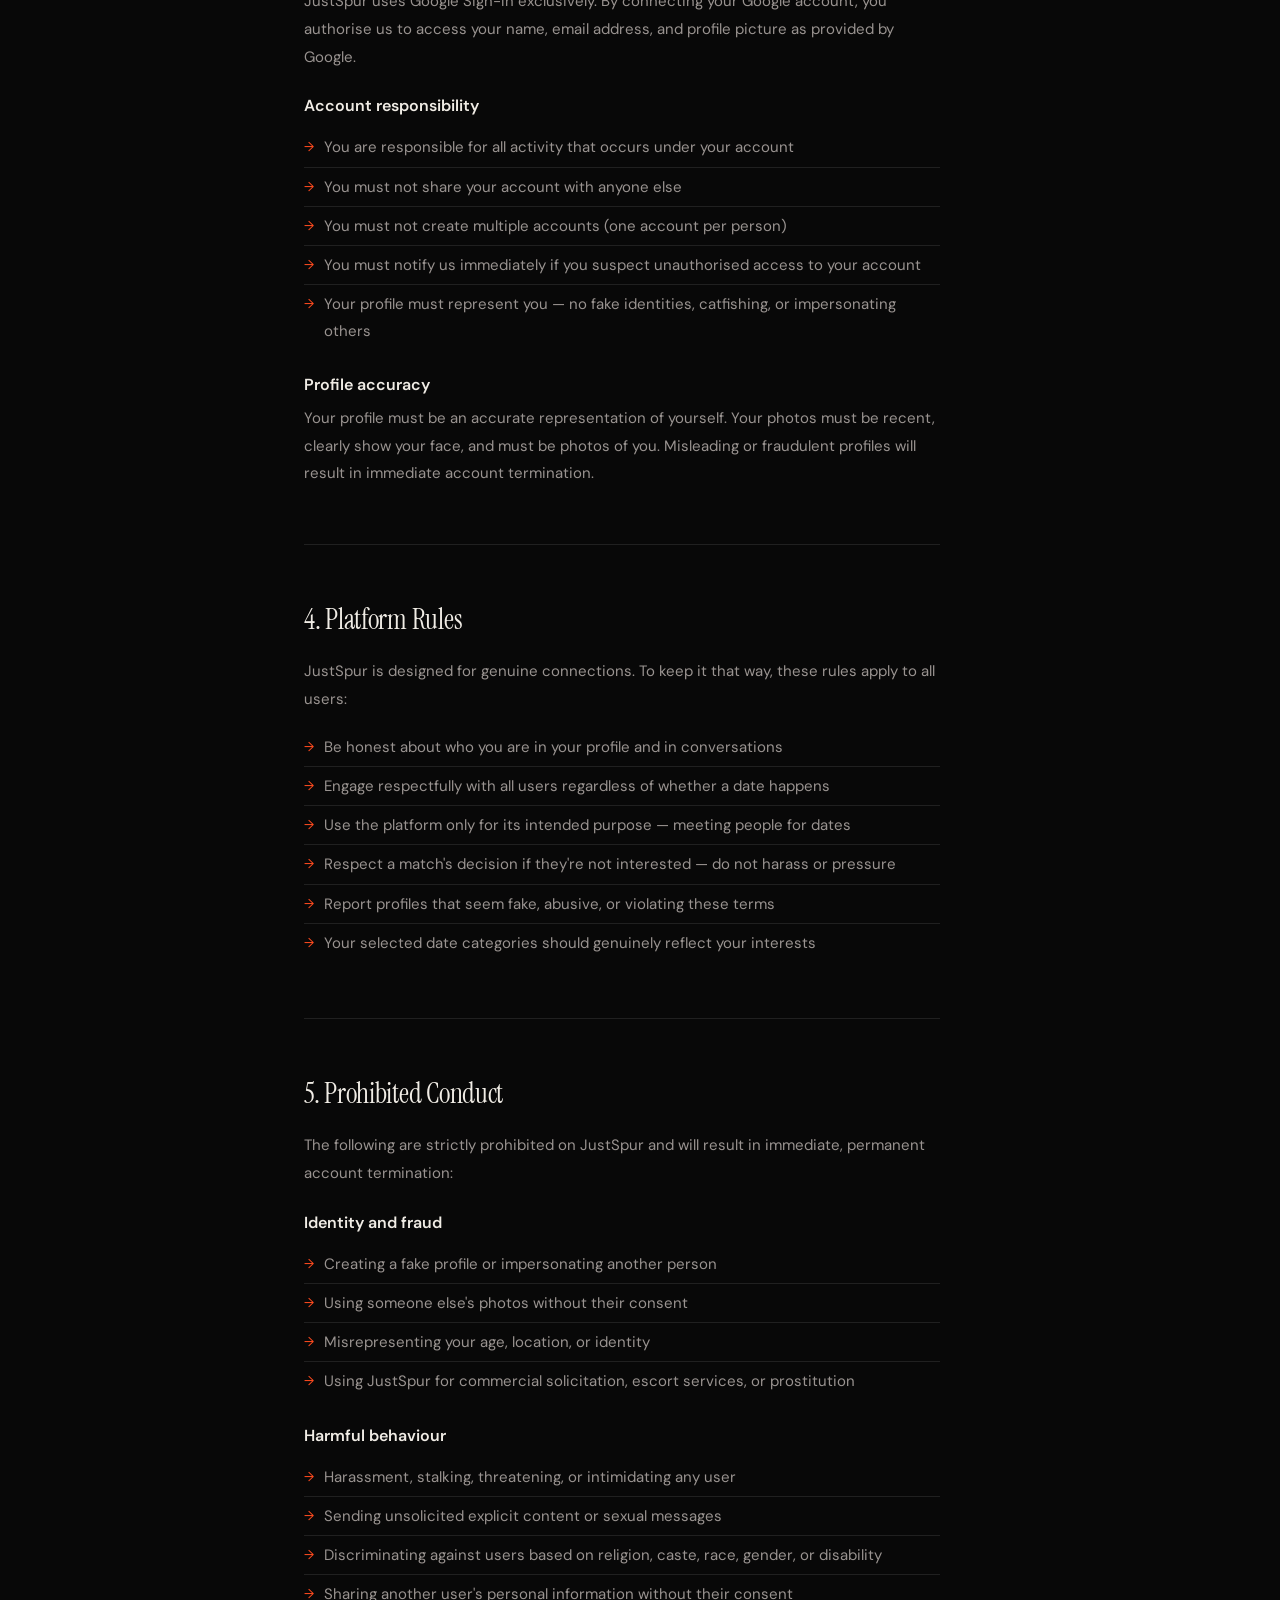
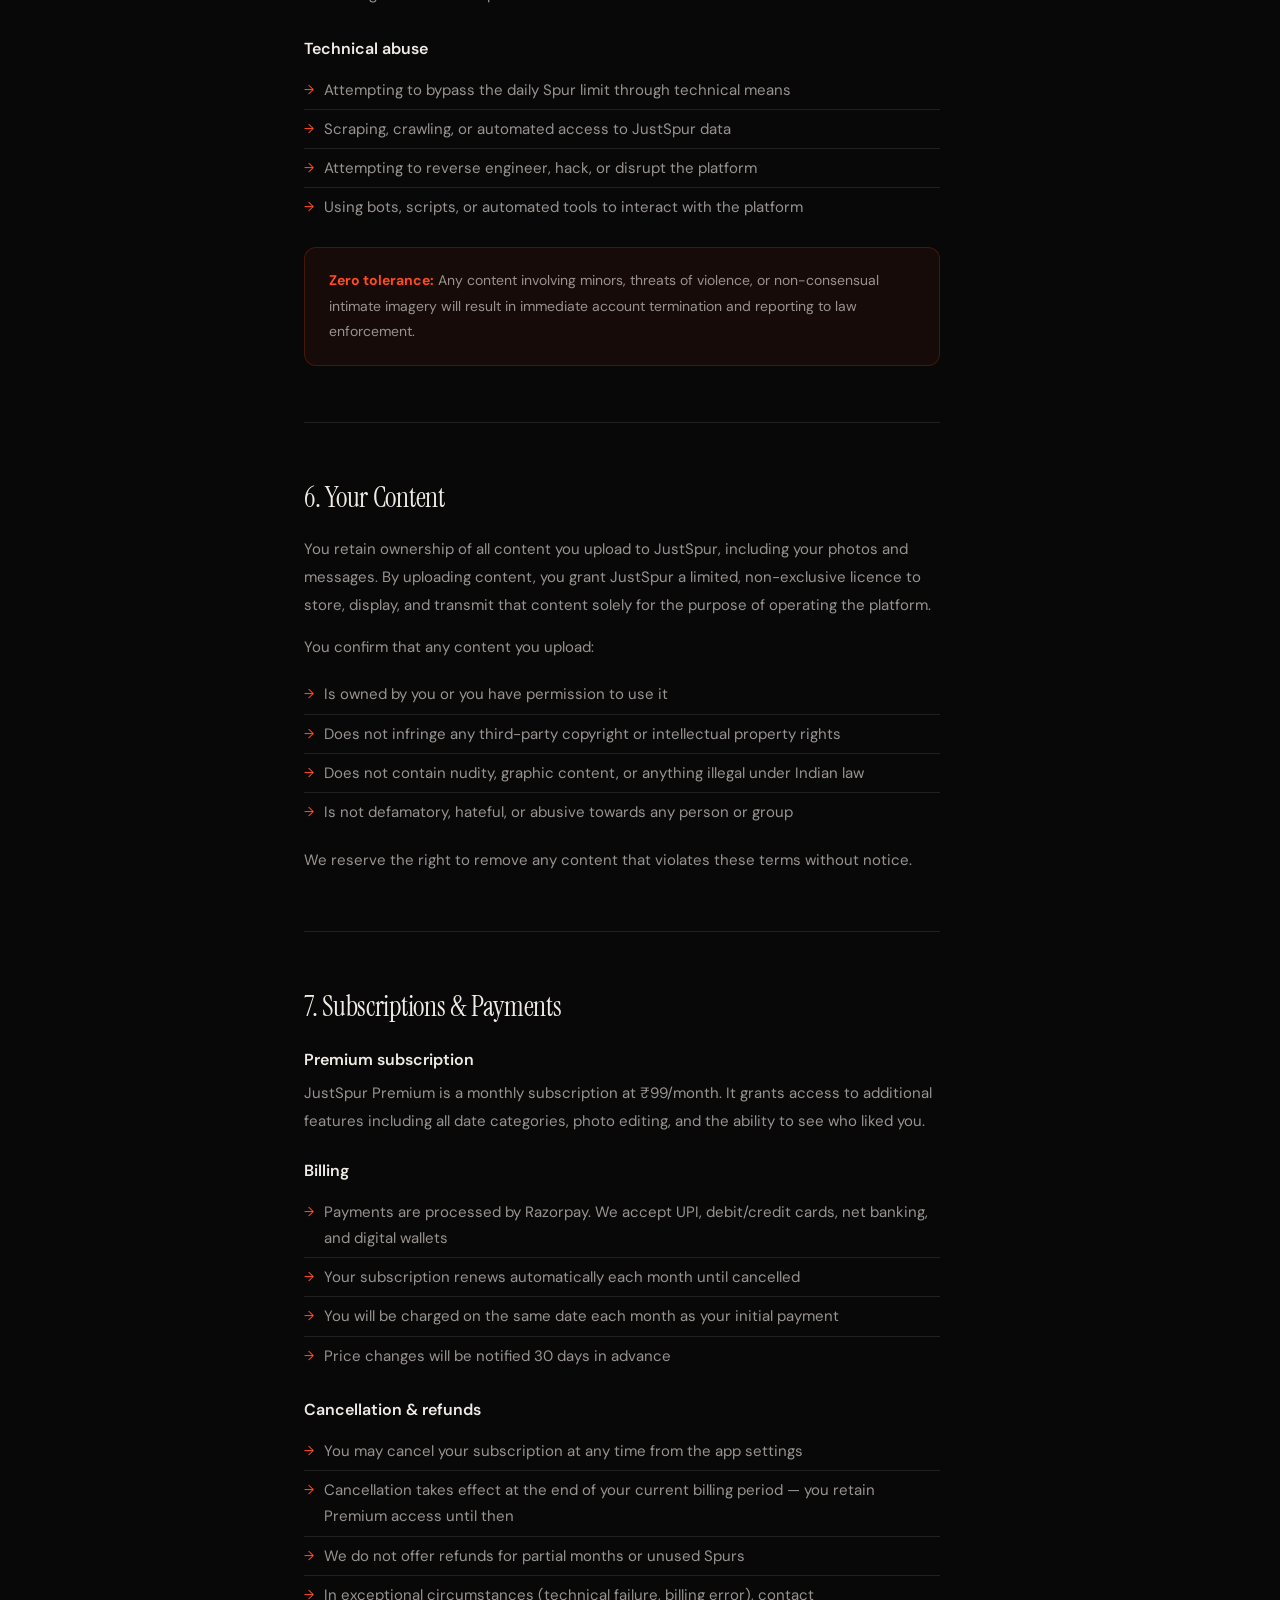
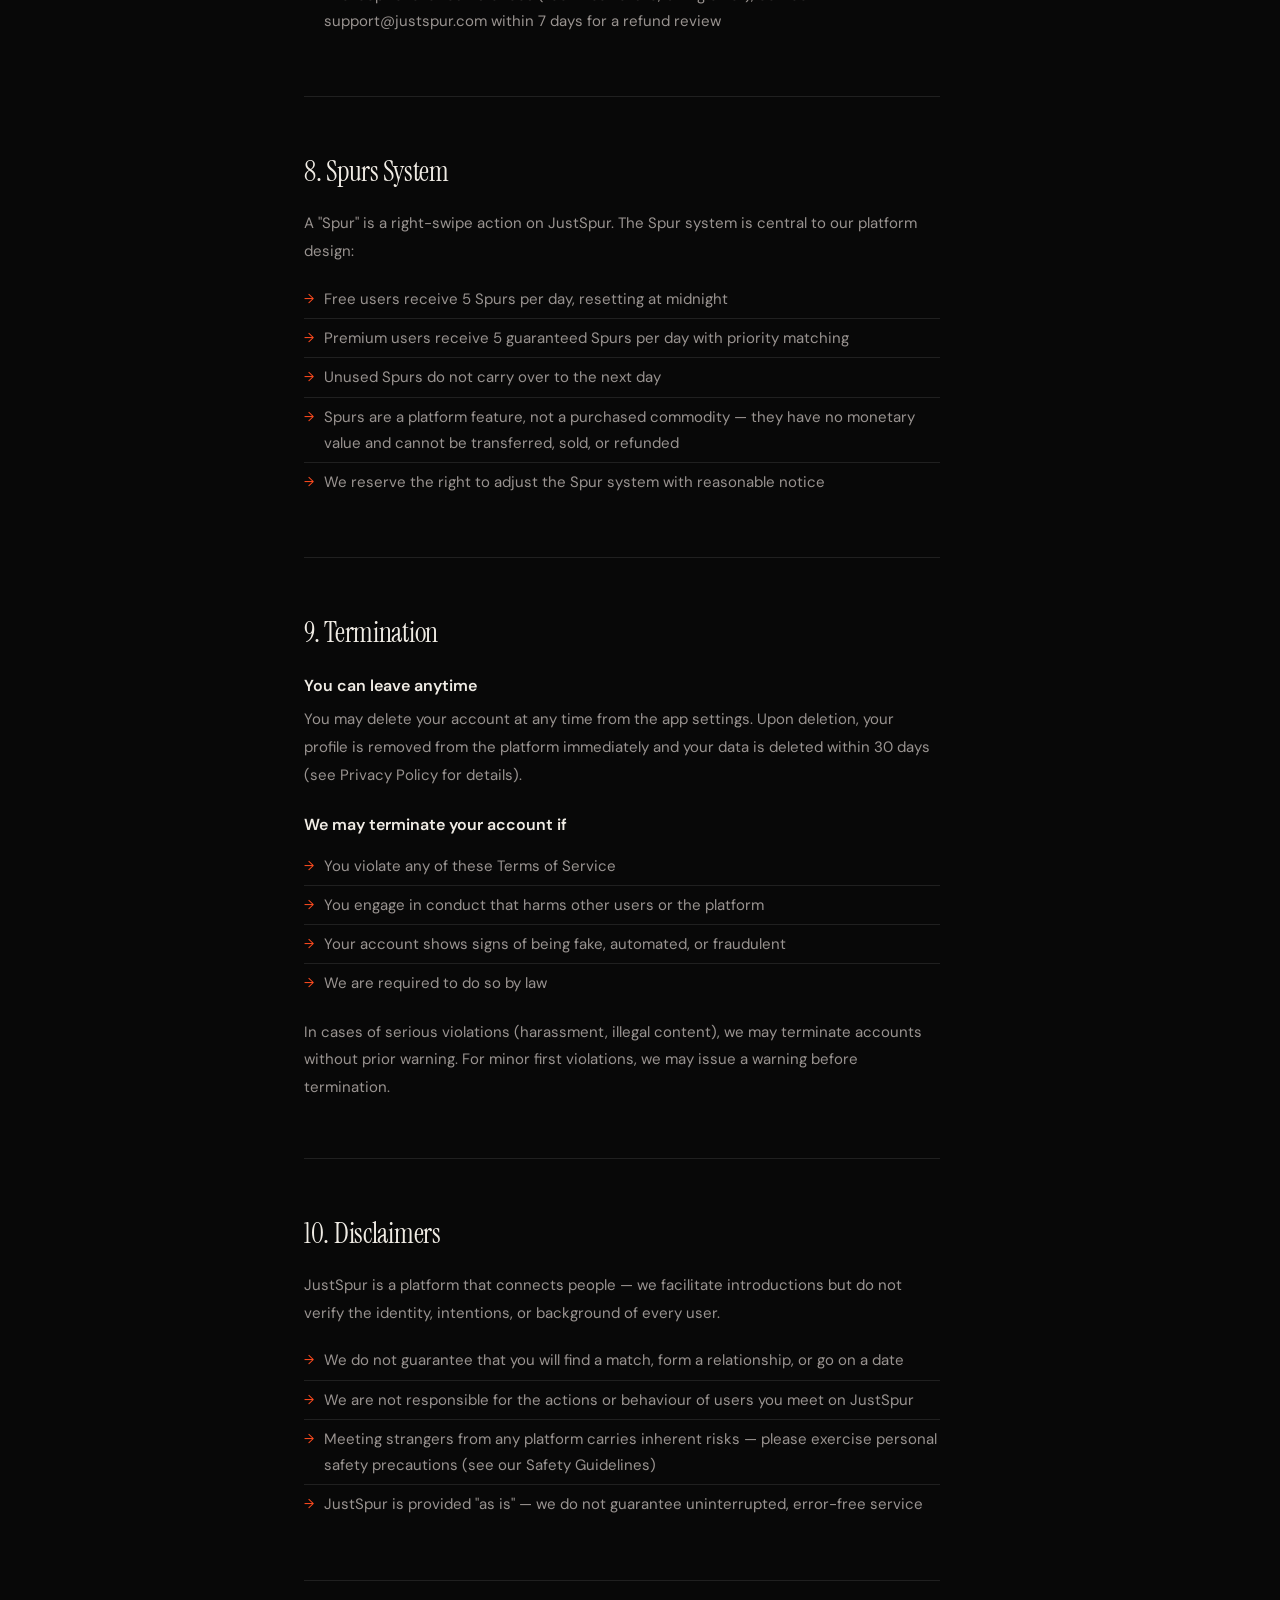
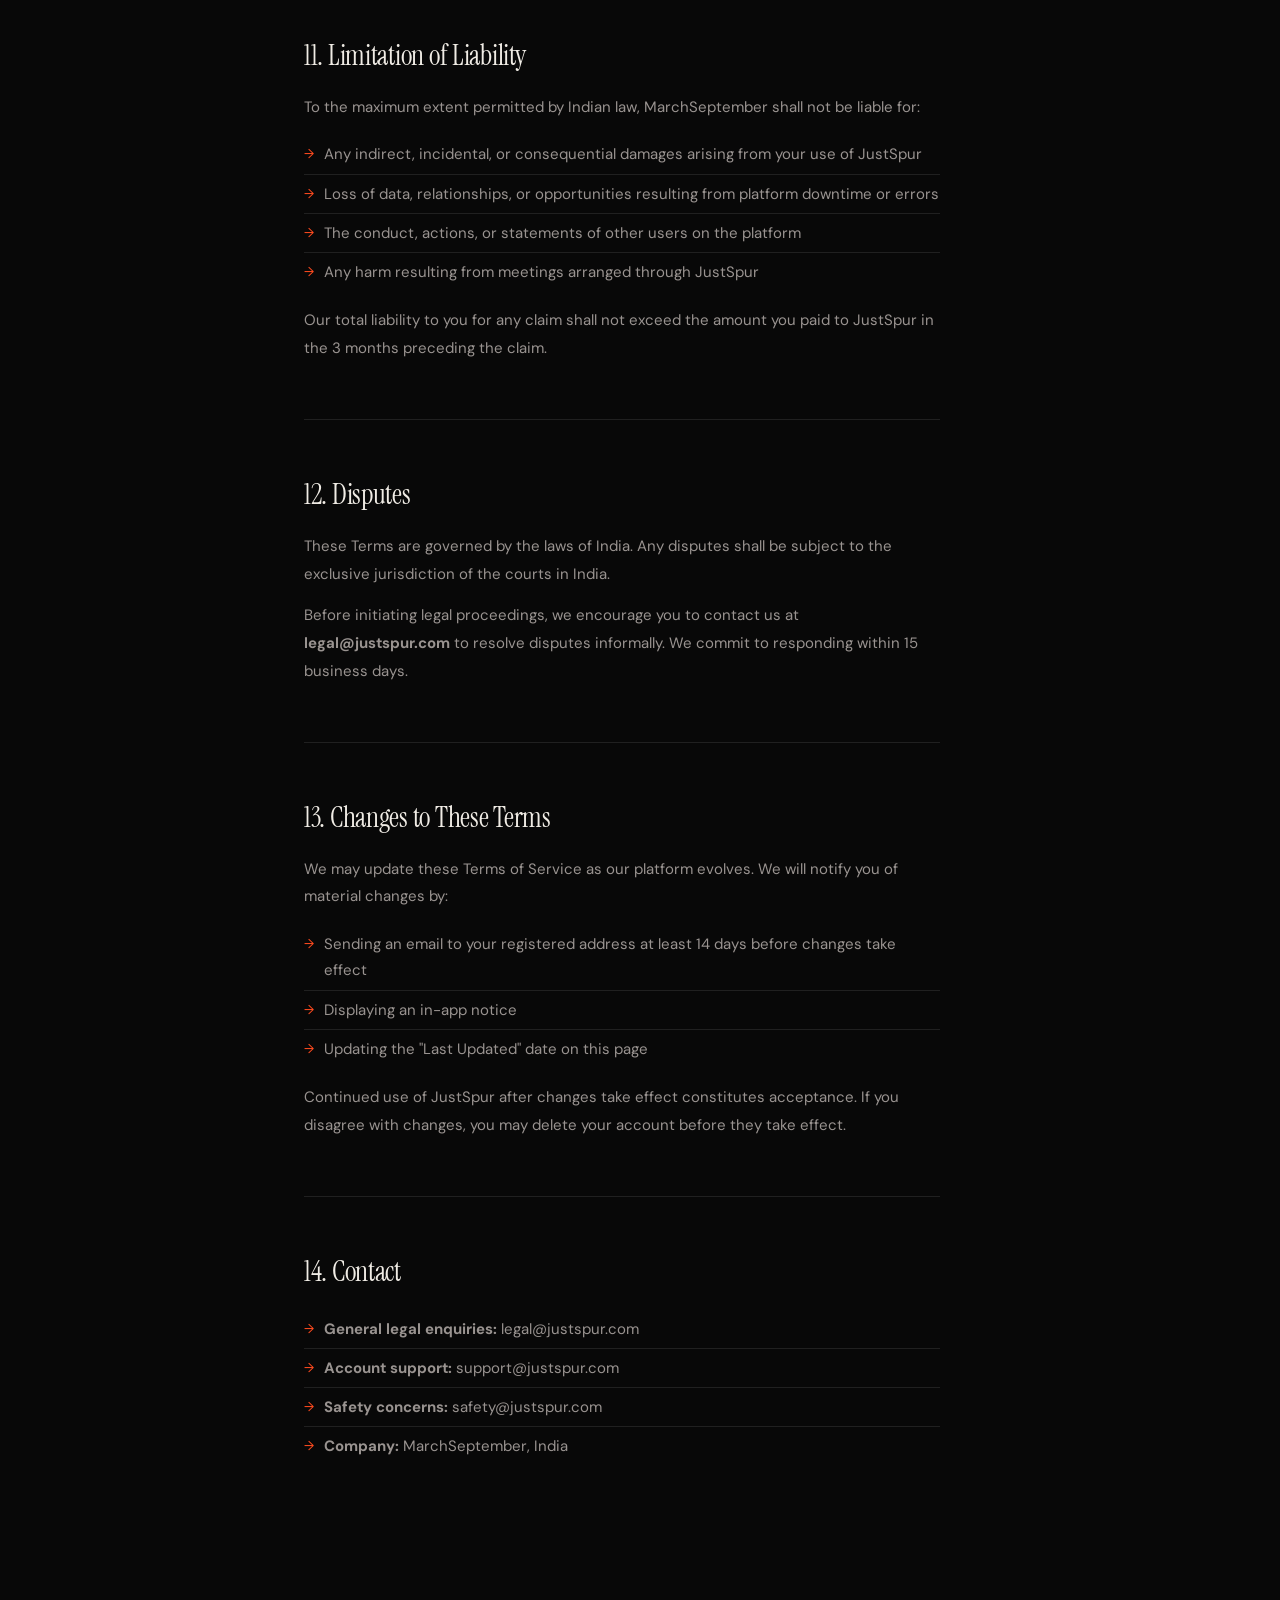
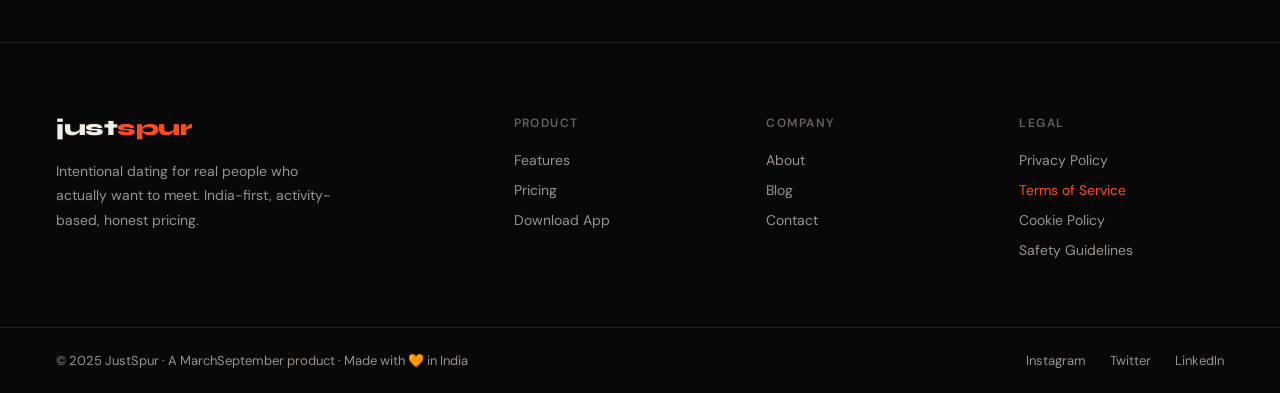
<file: terms.html>
<!DOCTYPE html>
<html lang="en">
<head>
  <meta charset="UTF-8">
  <meta name="viewport" content="width=device-width, initial-scale=1.0">
  <title>Terms of Service — JustSpur</title>
  <meta name="description" content="JustSpur Terms of Service — the rules of using our platform, your rights, and our responsibilities.">
  <link rel="stylesheet" href="css/style.css">
  <style>
    .legal-hero { padding: 160px 56px 80px; border-bottom: 1px solid var(--border); max-width: 860px; }
    .legal-meta { display: flex; gap: 24px; flex-wrap: wrap; margin-top: 28px; }
    .legal-meta span { font-size: 13px; color: var(--muted2); background: var(--surface); border: 1px solid var(--border); padding: 6px 14px; border-radius: 100px; }
    .legal-body { display: grid; grid-template-columns: 240px 1fr; gap: 0; min-height: 60vh; }
    .legal-toc { padding: 60px 32px 60px 56px; border-right: 1px solid var(--border); position: sticky; top: 80px; height: fit-content; }
    .legal-toc h4 { font-size: 11px; font-weight: 600; letter-spacing: 0.16em; text-transform: uppercase; color: var(--muted); margin-bottom: 20px; }
    .legal-toc a { display: block; font-size: 13px; color: var(--muted2); padding: 8px 0; border-bottom: 1px solid var(--border); transition: color 0.2s; text-decoration: none; }
    .legal-toc a:last-child { border-bottom: none; }
    .legal-toc a:hover { color: var(--accent); }
    .legal-content { padding: 60px 80px 120px 64px; max-width: 780px; }
    .legal-section { margin-bottom: 56px; }
    .legal-section h2 { font-family: 'Instrument Serif', serif; font-size: 28px; font-weight: 400; margin-bottom: 20px; color: var(--text); letter-spacing: -0.01em; padding-top: 8px; }
    .legal-section h3 { font-size: 16px; font-weight: 600; margin: 24px 0 10px; color: var(--text); }
    .legal-section p { font-size: 15px; color: var(--muted2); line-height: 1.85; margin-bottom: 14px; }
    .legal-section ul { margin: 12px 0 16px 0; padding-left: 0; }
    .legal-section ul li { font-size: 15px; color: var(--muted2); line-height: 1.75; padding: 6px 0 6px 20px; border-bottom: 1px solid var(--border); position: relative; list-style: none; }
    .legal-section ul li:last-child { border-bottom: none; }
    .legal-section ul li::before { content: '→'; color: var(--accent); position: absolute; left: 0; font-size: 13px; top: 8px; }
    .legal-highlight { background: var(--surface); border: 1px solid var(--border); border-left: 3px solid var(--accent); border-radius: 0 12px 12px 0; padding: 20px 24px; margin: 20px 0; }
    .legal-highlight p { margin: 0; color: var(--muted2); font-size: 14px; }
    .legal-highlight strong { color: var(--text); }
    .legal-warning { background: rgba(255,75,31,0.06); border: 1px solid rgba(255,75,31,0.2); border-radius: 12px; padding: 20px 24px; margin: 20px 0; }
    .legal-warning p { margin: 0; color: var(--muted2); font-size: 14px; }
    .legal-warning strong { color: var(--accent); }
    .section-divider { border: none; border-top: 1px solid var(--border); margin: 48px 0; }
    @media(max-width:768px){ .legal-hero{padding:120px 24px 60px;} .legal-body{grid-template-columns:1fr;} .legal-toc{display:none;} .legal-content{padding:40px 24px 80px;} }
  </style>
</head>
<body>

<nav id="nav">
  <a class="nav-logo" href="index.html">just<span>spur</span></a>
  <ul class="nav-links">
    <li><a href="index.html">Home</a></li>
    <li><a href="index.html">Features</a></li>
    <li><a href="index.html">Pricing</a></li>
    <li><a href="index.html">About</a></li>
    <li><a href="contact.html">Contact</a></li>
  </ul>
  <a class="nav-cta" href="index.html">Get Early Access →</a>
  <button class="hamburger" id="hamburger" aria-label="Menu"><span></span><span></span><span></span></button>
</nav>
<div id="mobile-nav">
  <a href="index.html">Home</a>
  <a href="index.html">Features</a>
  <a href="index.html">Pricing</a>
  <a href="contact.html">Contact</a>
</div>

<div class="legal-hero">
  <p class="eyebrow">Legal</p>
  <h1 class="heading h3">Terms of Service</h1>
  <p style="font-size:17px;color:var(--muted2);line-height:1.7;margin-top:16px;max-width:600px;">By using JustSpur, you agree to these terms. We've written them in plain English so you actually understand what you're agreeing to.</p>
  <div class="legal-meta">
    <span>📅 Effective: 1 January 2025</span>
    <span>🔄 Last Updated: 28 February 2025</span>
    <span>⚖️ Governing Law: India</span>
  </div>
</div>

<div class="legal-body">
  <div class="legal-toc">
    <h4>Contents</h4>
    <a href="#acceptance">1. Acceptance</a>
    <a href="#eligibility">2. Eligibility</a>
    <a href="#account">3. Your Account</a>
    <a href="#platform-rules">4. Platform Rules</a>
    <a href="#prohibited">5. Prohibited Conduct</a>
    <a href="#content">6. Your Content</a>
    <a href="#subscriptions">7. Subscriptions</a>
    <a href="#spurs">8. Spurs System</a>
    <a href="#termination">9. Termination</a>
    <a href="#disclaimers">10. Disclaimers</a>
    <a href="#liability">11. Liability</a>
    <a href="#disputes">12. Disputes</a>
    <a href="#changes">13. Changes</a>
    <a href="#contact">14. Contact</a>
  </div>

  <div class="legal-content">

    <div class="legal-section" id="acceptance">
      <h2>1. Acceptance of Terms</h2>
      <p>Welcome to JustSpur. By creating an account, accessing, or using the JustSpur platform (website, app, or any related services), you confirm that you have read, understood, and agreed to be bound by these Terms of Service.</p>
      <p>If you do not agree to these terms, please do not use JustSpur. These terms constitute a legally binding agreement between you and MarchSeptember (the company that operates JustSpur).</p>
      <div class="legal-highlight">
        <p><strong>Quick summary:</strong> Use JustSpur to find real dates. Be honest, be respectful, be yourself. Don't do anything you wouldn't be comfortable showing your mum.</p>
      </div>
    </div>
    <hr class="section-divider">

    <div class="legal-section" id="eligibility">
      <h2>2. Eligibility</h2>
      <p>To use JustSpur, you must:</p>
      <ul>
        <li>Be at least <strong>18 years of age</strong></li>
        <li>Be a resident of India or using the platform from India</li>
        <li>Have the legal capacity to enter into a binding agreement</li>
        <li>Not have been previously banned or removed from JustSpur</li>
        <li>Not be prohibited from using dating services under any applicable law</li>
      </ul>
      <p>By signing in with Google, you confirm that the information you provide is accurate and that you meet all eligibility requirements. We reserve the right to verify eligibility and suspend accounts that don't meet these criteria.</p>
    </div>
    <hr class="section-divider">

    <div class="legal-section" id="account">
      <h2>3. Your Account</h2>
      <h3>Account creation</h3>
      <p>JustSpur uses Google Sign-In exclusively. By connecting your Google account, you authorise us to access your name, email address, and profile picture as provided by Google.</p>
      <h3>Account responsibility</h3>
      <ul>
        <li>You are responsible for all activity that occurs under your account</li>
        <li>You must not share your account with anyone else</li>
        <li>You must not create multiple accounts (one account per person)</li>
        <li>You must notify us immediately if you suspect unauthorised access to your account</li>
        <li>Your profile must represent you — no fake identities, catfishing, or impersonating others</li>
      </ul>
      <h3>Profile accuracy</h3>
      <p>Your profile must be an accurate representation of yourself. Your photos must be recent, clearly show your face, and must be photos of you. Misleading or fraudulent profiles will result in immediate account termination.</p>
    </div>
    <hr class="section-divider">

    <div class="legal-section" id="platform-rules">
      <h2>4. Platform Rules</h2>
      <p>JustSpur is designed for genuine connections. To keep it that way, these rules apply to all users:</p>
      <ul>
        <li>Be honest about who you are in your profile and in conversations</li>
        <li>Engage respectfully with all users regardless of whether a date happens</li>
        <li>Use the platform only for its intended purpose — meeting people for dates</li>
        <li>Respect a match's decision if they're not interested — do not harass or pressure</li>
        <li>Report profiles that seem fake, abusive, or violating these terms</li>
        <li>Your selected date categories should genuinely reflect your interests</li>
      </ul>
    </div>
    <hr class="section-divider">

    <div class="legal-section" id="prohibited">
      <h2>5. Prohibited Conduct</h2>
      <p>The following are strictly prohibited on JustSpur and will result in immediate, permanent account termination:</p>
      <h3>Identity and fraud</h3>
      <ul>
        <li>Creating a fake profile or impersonating another person</li>
        <li>Using someone else's photos without their consent</li>
        <li>Misrepresenting your age, location, or identity</li>
        <li>Using JustSpur for commercial solicitation, escort services, or prostitution</li>
      </ul>
      <h3>Harmful behaviour</h3>
      <ul>
        <li>Harassment, stalking, threatening, or intimidating any user</li>
        <li>Sending unsolicited explicit content or sexual messages</li>
        <li>Discriminating against users based on religion, caste, race, gender, or disability</li>
        <li>Sharing another user's personal information without their consent</li>
      </ul>
      <h3>Technical abuse</h3>
      <ul>
        <li>Attempting to bypass the daily Spur limit through technical means</li>
        <li>Scraping, crawling, or automated access to JustSpur data</li>
        <li>Attempting to reverse engineer, hack, or disrupt the platform</li>
        <li>Using bots, scripts, or automated tools to interact with the platform</li>
      </ul>
      <div class="legal-warning">
        <p><strong>Zero tolerance:</strong> Any content involving minors, threats of violence, or non-consensual intimate imagery will result in immediate account termination and reporting to law enforcement.</p>
      </div>
    </div>
    <hr class="section-divider">

    <div class="legal-section" id="content">
      <h2>6. Your Content</h2>
      <p>You retain ownership of all content you upload to JustSpur, including your photos and messages. By uploading content, you grant JustSpur a limited, non-exclusive licence to store, display, and transmit that content solely for the purpose of operating the platform.</p>
      <p>You confirm that any content you upload:</p>
      <ul>
        <li>Is owned by you or you have permission to use it</li>
        <li>Does not infringe any third-party copyright or intellectual property rights</li>
        <li>Does not contain nudity, graphic content, or anything illegal under Indian law</li>
        <li>Is not defamatory, hateful, or abusive towards any person or group</li>
      </ul>
      <p>We reserve the right to remove any content that violates these terms without notice.</p>
    </div>
    <hr class="section-divider">

    <div class="legal-section" id="subscriptions">
      <h2>7. Subscriptions & Payments</h2>
      <h3>Premium subscription</h3>
      <p>JustSpur Premium is a monthly subscription at ₹99/month. It grants access to additional features including all date categories, photo editing, and the ability to see who liked you.</p>
      <h3>Billing</h3>
      <ul>
        <li>Payments are processed by Razorpay. We accept UPI, debit/credit cards, net banking, and digital wallets</li>
        <li>Your subscription renews automatically each month until cancelled</li>
        <li>You will be charged on the same date each month as your initial payment</li>
        <li>Price changes will be notified 30 days in advance</li>
      </ul>
      <h3>Cancellation & refunds</h3>
      <ul>
        <li>You may cancel your subscription at any time from the app settings</li>
        <li>Cancellation takes effect at the end of your current billing period — you retain Premium access until then</li>
        <li>We do not offer refunds for partial months or unused Spurs</li>
        <li>In exceptional circumstances (technical failure, billing error), contact support@justspur.com within 7 days for a refund review</li>
      </ul>
    </div>
    <hr class="section-divider">

    <div class="legal-section" id="spurs">
      <h2>8. Spurs System</h2>
      <p>A "Spur" is a right-swipe action on JustSpur. The Spur system is central to our platform design:</p>
      <ul>
        <li>Free users receive 5 Spurs per day, resetting at midnight</li>
        <li>Premium users receive 5 guaranteed Spurs per day with priority matching</li>
        <li>Unused Spurs do not carry over to the next day</li>
        <li>Spurs are a platform feature, not a purchased commodity — they have no monetary value and cannot be transferred, sold, or refunded</li>
        <li>We reserve the right to adjust the Spur system with reasonable notice</li>
      </ul>
    </div>
    <hr class="section-divider">

    <div class="legal-section" id="termination">
      <h2>9. Termination</h2>
      <h3>You can leave anytime</h3>
      <p>You may delete your account at any time from the app settings. Upon deletion, your profile is removed from the platform immediately and your data is deleted within 30 days (see Privacy Policy for details).</p>
      <h3>We may terminate your account if</h3>
      <ul>
        <li>You violate any of these Terms of Service</li>
        <li>You engage in conduct that harms other users or the platform</li>
        <li>Your account shows signs of being fake, automated, or fraudulent</li>
        <li>We are required to do so by law</li>
      </ul>
      <p>In cases of serious violations (harassment, illegal content), we may terminate accounts without prior warning. For minor first violations, we may issue a warning before termination.</p>
    </div>
    <hr class="section-divider">

    <div class="legal-section" id="disclaimers">
      <h2>10. Disclaimers</h2>
      <p>JustSpur is a platform that connects people — we facilitate introductions but do not verify the identity, intentions, or background of every user.</p>
      <ul>
        <li>We do not guarantee that you will find a match, form a relationship, or go on a date</li>
        <li>We are not responsible for the actions or behaviour of users you meet on JustSpur</li>
        <li>Meeting strangers from any platform carries inherent risks — please exercise personal safety precautions (see our Safety Guidelines)</li>
        <li>JustSpur is provided "as is" — we do not guarantee uninterrupted, error-free service</li>
      </ul>
    </div>
    <hr class="section-divider">

    <div class="legal-section" id="liability">
      <h2>11. Limitation of Liability</h2>
      <p>To the maximum extent permitted by Indian law, MarchSeptember shall not be liable for:</p>
      <ul>
        <li>Any indirect, incidental, or consequential damages arising from your use of JustSpur</li>
        <li>Loss of data, relationships, or opportunities resulting from platform downtime or errors</li>
        <li>The conduct, actions, or statements of other users on the platform</li>
        <li>Any harm resulting from meetings arranged through JustSpur</li>
      </ul>
      <p>Our total liability to you for any claim shall not exceed the amount you paid to JustSpur in the 3 months preceding the claim.</p>
    </div>
    <hr class="section-divider">

    <div class="legal-section" id="disputes">
      <h2>12. Disputes</h2>
      <p>These Terms are governed by the laws of India. Any disputes shall be subject to the exclusive jurisdiction of the courts in India.</p>
      <p>Before initiating legal proceedings, we encourage you to contact us at <strong>legal@justspur.com</strong> to resolve disputes informally. We commit to responding within 15 business days.</p>
    </div>
    <hr class="section-divider">

    <div class="legal-section" id="changes">
      <h2>13. Changes to These Terms</h2>
      <p>We may update these Terms of Service as our platform evolves. We will notify you of material changes by:</p>
      <ul>
        <li>Sending an email to your registered address at least 14 days before changes take effect</li>
        <li>Displaying an in-app notice</li>
        <li>Updating the "Last Updated" date on this page</li>
      </ul>
      <p>Continued use of JustSpur after changes take effect constitutes acceptance. If you disagree with changes, you may delete your account before they take effect.</p>
    </div>
    <hr class="section-divider">

    <div class="legal-section" id="contact">
      <h2>14. Contact</h2>
      <ul>
        <li><strong>General legal enquiries:</strong> legal@justspur.com</li>
        <li><strong>Account support:</strong> support@justspur.com</li>
        <li><strong>Safety concerns:</strong> safety@justspur.com</li>
        <li><strong>Company:</strong> MarchSeptember, India</li>
      </ul>
    </div>

  </div>
</div>

<footer>
  <div class="footer-brand">
    <a class="nav-logo" href="index.html">just<span>spur</span></a>
    <p>Intentional dating for real people who actually want to meet. India-first, activity-based, honest pricing.</p>
  </div>
  <div class="footer-col"><h5>Product</h5><a href="index.html">Features</a><a href="index.html">Pricing</a><a href="index.html">Download App</a></div>
  <div class="footer-col"><h5>Company</h5><a href="index.html">About</a><a href="index.html">Blog</a><a href="contact.html">Contact</a></div>
  <div class="footer-col">
    <h5>Legal</h5>
    <a href="privacy-policy.html">Privacy Policy</a>
    <a href="terms.html" style="color:var(--accent)">Terms of Service</a>
    <a href="cookie-policy.html">Cookie Policy</a>
    <a href="safety.html">Safety Guidelines</a>
  </div>
</footer>
<div class="footer-bottom">
  <span>© 2025 JustSpur · A MarchSeptember product · Made with 🧡 in India</span>
  <div class="footer-socials"><a href="#">Instagram</a><a href="#">Twitter</a><a href="#">LinkedIn</a></div>
</div>
<script>
  const nav = document.getElementById('nav');
  window.addEventListener('scroll', () => nav.classList.toggle('scrolled', window.scrollY > 40));
  document.getElementById('hamburger').addEventListener('click', () => document.getElementById('mobile-nav').classList.toggle('open'));
</script>
</body>
</html>
</file>
<file: css/style.css>
@import url('https://fonts.googleapis.com/css2?family=Instrument+Serif:ital@0;1&family=Syne:wght@700;800&family=DM+Sans:opsz,wght@9..40,300;9..40,400;9..40,500;9..40,600&display=swap');

/* ── TOKENS ── */
:root {
  --bg:       #080808;
  --surface:  #111111;
  --surface2: #191919;
  --border:   #202020;
  --border2:  #2c2c2c;
  --text:     #f0ece5;
  --muted:    #666060;
  --muted2:   #999390;
  --accent:   #ff4b1f;
  --accent2:  #ffaa00;
  --gold:     #c9a96e;
  --green:    #22c55e;
  --glow:     rgba(255,75,31,0.08);
  --radius:   20px;
}

/* ── RESET ── */
*, *::before, *::after { box-sizing: border-box; margin: 0; padding: 0; }
html { scroll-behavior: smooth; }
body {
  font-family: 'DM Sans', sans-serif;
  background: var(--bg);
  color: var(--text);
  overflow-x: hidden;
  -webkit-font-smoothing: antialiased;
}
a { text-decoration: none; color: inherit; }
button { font-family: inherit; cursor: pointer; border: none; outline: none; }
img { max-width: 100%; display: block; }
ul { list-style: none; }

/* ── NOISE ── */
body::after {
  content: '';
  position: fixed; inset: 0;
  background-image: url("data:image/svg+xml,%3Csvg viewBox='0 0 200 200' xmlns='http://www.w3.org/2000/svg'%3E%3Cfilter id='n'%3E%3CfeTurbulence type='fractalNoise' baseFrequency='0.85' numOctaves='4' stitchTiles='stitch'/%3E%3C/filter%3E%3Crect width='100%25' height='100%25' filter='url(%23n)' opacity='0.025'/%3E%3C/svg%3E");
  pointer-events: none; z-index: 9000; opacity: 0.7;
}

/* ── NAV ── */
#nav {
  position: fixed; top: 0; left: 0; right: 0; z-index: 600;
  display: flex; align-items: center; justify-content: space-between;
  padding: 24px 56px;
  transition: all 0.4s cubic-bezier(.4,0,.2,1);
}
#nav.scrolled {
  background: rgba(8,8,8,0.95);
  border-bottom: 1px solid var(--border);
  backdrop-filter: blur(28px);
  -webkit-backdrop-filter: blur(28px);
  padding: 16px 56px;
}
.nav-logo {
  font-family: 'Syne', sans-serif;
  font-weight: 800; font-size: 22px;
  letter-spacing: -0.5px;
  color: var(--text);
}
.nav-logo span { color: var(--accent); }
.nav-links { display: flex; align-items: center; gap: 40px; }
.nav-links a {
  font-size: 14px; font-weight: 500;
  color: var(--muted2);
  transition: color 0.2s;
  letter-spacing: 0.01em;
}
.nav-links a:hover, .nav-links a.active { color: var(--text); }
.nav-cta {
  background: var(--accent);
  color: #fff;
  padding: 11px 26px;
  border-radius: 100px;
  font-size: 14px; font-weight: 600;
  transition: all 0.22s;
}
.nav-cta:hover { background: #e03d10; transform: translateY(-1px); box-shadow: 0 8px 28px rgba(255,75,31,0.28); }
.hamburger { display: none; flex-direction: column; gap: 5px; background: none; border: none; cursor: pointer; }
.hamburger span { display: block; width: 24px; height: 2px; background: var(--text); border-radius: 2px; transition: all 0.3s; }

/* ── MOBILE NAV ── */
#mobile-nav {
  display: none; position: fixed; inset: 0; z-index: 590;
  background: var(--bg);
  flex-direction: column; justify-content: center; align-items: center;
  gap: 12px;
}
#mobile-nav.open { display: flex; }
#mobile-nav a {
  font-family: 'Instrument Serif', serif;
  font-size: 44px; line-height: 1.2;
  color: var(--text);
  transition: color 0.2s;
  text-align: center;
}
#mobile-nav a:hover { color: var(--accent); }

/* ── PAGE SYSTEM ── */
.page { display: none; }
.page.active { display: block; }

/* ── TYPOGRAPHY ── */
.eyebrow {
  display: inline-block;
  font-size: 11px; font-weight: 600;
  letter-spacing: 0.22em; text-transform: uppercase;
  color: var(--accent);
  margin-bottom: 20px;
}
.heading {
  font-family: 'Instrument Serif', serif;
  line-height: 1.02; letter-spacing: -0.025em;
}
.h1 { font-size: clamp(52px, 7.5vw, 108px); }
.h2 { font-size: clamp(36px, 5vw, 68px); }
.h3 { font-size: clamp(28px, 3.5vw, 44px); }
.subtext {
  font-size: 17px; color: var(--muted2); line-height: 1.75; font-weight: 300;
}

/* ── BUTTONS ── */
.btn {
  display: inline-flex; align-items: center; gap: 8px;
  padding: 15px 32px; border-radius: 100px;
  font-size: 15px; font-weight: 600; font-family: 'DM Sans', sans-serif;
  transition: all 0.22s; cursor: pointer; border: none;
}
.btn-primary { background: var(--accent); color: #fff; }
.btn-primary:hover { background: #e03d10; transform: translateY(-2px); box-shadow: 0 12px 36px rgba(255,75,31,0.3); }
.btn-outline {
  background: transparent; color: var(--text);
  border: 1px solid var(--border2);
}
.btn-outline:hover { border-color: var(--accent); color: var(--accent); }
.btn-gold { background: var(--gold); color: #000; }
.btn-gold:hover { background: #d4b57a; transform: translateY(-2px); }

/* ── PLAYSTORE BUTTON ── */
.playstore-btn {
  display: inline-flex; align-items: center; gap: 14px;
  background: var(--surface); color: var(--text);
  border: 1px solid var(--border2);
  padding: 14px 28px; border-radius: 16px;
  font-size: 14px; font-weight: 500;
  transition: all 0.25s;
}
.playstore-btn:hover { border-color: var(--accent); background: var(--surface2); transform: translateY(-2px); }
.playstore-btn .ps-icon { font-size: 28px; line-height: 1; }
.playstore-btn .ps-text small { display: block; font-size: 10px; color: var(--muted2); letter-spacing: 0.06em; text-transform: uppercase; margin-bottom: 2px; }
.playstore-btn .ps-text strong { font-size: 17px; font-weight: 600; }

/* ── SECTION PADDING ── */
.section { padding: 120px 56px; }
.section-sm { padding: 80px 56px; }
.section-center { text-align: center; }

/* ── DIVIDER ── */
.divider { border: none; border-top: 1px solid var(--border); }

/* ── REVEAL ANIMATION ── */
.reveal {
  opacity: 0; transform: translateY(28px);
  transition: opacity 0.7s ease, transform 0.7s ease;
}
.reveal.visible { opacity: 1; transform: translateY(0); }
.reveal-delay-1 { transition-delay: 0.1s; }
.reveal-delay-2 { transition-delay: 0.2s; }
.reveal-delay-3 { transition-delay: 0.3s; }
.reveal-delay-4 { transition-delay: 0.4s; }

/* ═══════════════════════════════════════
   HOME PAGE
═══════════════════════════════════════ */

/* HERO */
.hero {
  min-height: 100vh;
  padding: 160px 56px 100px;
  display: flex; flex-direction: column; justify-content: center;
  position: relative; overflow: hidden;
}
.hero-bg {
  position: absolute; inset: 0; pointer-events: none;
  background:
    radial-gradient(ellipse 65% 55% at 75% 45%, rgba(255,75,31,0.07) 0%, transparent 65%),
    radial-gradient(ellipse 40% 40% at 15% 85%, rgba(201,169,110,0.04) 0%, transparent 60%);
}
.hero-grid {
  position: absolute; inset: 0;
  background-image:
    linear-gradient(var(--border) 1px, transparent 1px),
    linear-gradient(90deg, var(--border) 1px, transparent 1px);
  background-size: 72px 72px;
  opacity: 0.25;
  mask-image: radial-gradient(ellipse 80% 80% at 50% 50%, black 10%, transparent 80%);
}
.hero-badge {
  display: inline-flex; align-items: center; gap: 8px;
  background: var(--surface);
  border: 1px solid var(--border2);
  padding: 8px 16px; border-radius: 100px;
  font-size: 12px; font-weight: 500; color: var(--muted2);
  margin-bottom: 36px; width: fit-content;
  opacity: 0; animation: fadeUp 0.7s 0.1s forwards;
}
.hero-badge .dot { width: 7px; height: 7px; border-radius: 50%; background: var(--green); animation: pulse 2s infinite; }
.hero-headline {
  opacity: 0; animation: fadeUp 0.8s 0.25s forwards;
  max-width: 900px; margin-bottom: 28px;
}
.hero-headline em { font-style: italic; color: var(--accent); }
.hero-sub {
  max-width: 500px; margin-bottom: 56px;
  opacity: 0; animation: fadeUp 0.8s 0.4s forwards;
}
.hero-actions {
  display: flex; align-items: center; gap: 20px; flex-wrap: wrap;
  opacity: 0; animation: fadeUp 0.8s 0.55s forwards;
}
.hero-social-proof {
  margin-top: 80px;
  display: flex; align-items: center; gap: 20px;
  opacity: 0; animation: fadeUp 0.8s 0.7s forwards;
}
.avatars { display: flex; }
.avatars span {
  width: 36px; height: 36px; border-radius: 50%;
  background: var(--surface2); border: 2px solid var(--bg);
  display: flex; align-items: center; justify-content: center;
  font-size: 16px; margin-left: -10px;
}
.avatars span:first-child { margin-left: 0; }
.social-proof-text { font-size: 13px; color: var(--muted2); line-height: 1.5; }
.social-proof-text strong { color: var(--text); font-weight: 600; }

/* FLOATING MATCH CARDS */
.hero-cards {
  position: absolute; right: 56px; top: 50%; transform: translateY(-50%);
  display: flex; flex-direction: column; gap: 16px;
  opacity: 0; animation: fadeLeft 0.9s 0.8s forwards;
}
.match-card {
  background: var(--surface);
  border: 1px solid var(--border2);
  border-radius: 20px; padding: 20px 24px; width: 290px;
  position: relative; overflow: hidden;
}
.match-card::before {
  content: '';
  position: absolute; top: 0; left: 0; right: 0; height: 2px;
  background: linear-gradient(90deg, var(--accent), var(--accent2));
}
.mc-users { display: flex; align-items: center; gap: 10px; margin-bottom: 14px; }
.mc-avatar {
  width: 38px; height: 38px; border-radius: 50%;
  background: var(--surface2); border: 2px solid var(--border2);
  display: flex; align-items: center; justify-content: center; font-size: 17px;
}
.mc-avatar.overlap { margin-left: -10px; }
.mc-info { flex: 1; }
.mc-name { font-size: 13px; font-weight: 600; }
.mc-loc { font-size: 11px; color: var(--muted2); }
.live-dot { width: 8px; height: 8px; border-radius: 50%; background: var(--green); animation: pulse 2s infinite; }
.mc-tag {
  display: inline-flex; align-items: center; gap: 6px;
  background: rgba(255,75,31,0.1); border: 1px solid rgba(255,75,31,0.2);
  color: var(--accent); font-size: 12px; font-weight: 500;
  padding: 6px 12px; border-radius: 100px;
}
.mc-time { font-size: 11px; color: var(--muted); margin-top: 8px; }

/* STATS STRIP */
.stats-strip {
  display: grid; grid-template-columns: repeat(4, 1fr);
  border-top: 1px solid var(--border);
  border-bottom: 1px solid var(--border);
}
.stat-item {
  padding: 36px 24px; text-align: center;
  border-right: 1px solid var(--border);
}
.stat-item:last-child { border-right: none; }
.stat-num {
  font-family: 'Syne', sans-serif;
  font-size: 40px; font-weight: 800;
  letter-spacing: -0.03em; line-height: 1;
  color: var(--text);
}
.stat-num span { color: var(--accent); }
.stat-label { font-size: 12px; color: var(--muted2); margin-top: 6px; letter-spacing: 0.04em; }

/* HOW IT WORKS */
.steps-row {
  display: grid; grid-template-columns: repeat(3, 1fr);
  gap: 2px; margin-top: 72px;
  border: 1px solid var(--border); border-radius: var(--radius); overflow: hidden;
}
.step-card {
  background: var(--surface); padding: 52px 44px;
  transition: background 0.3s; position: relative;
}
.step-card:hover { background: var(--surface2); }
.step-num {
  font-family: 'Syne', sans-serif;
  font-size: 80px; font-weight: 800;
  color: var(--border2); line-height: 1;
  margin-bottom: 24px; transition: color 0.3s;
  letter-spacing: -0.04em;
}
.step-card:hover .step-num { color: rgba(255,75,31,0.18); }
.step-emoji { font-size: 34px; margin-bottom: 16px; }
.step-title { font-size: 20px; font-weight: 600; margin-bottom: 12px; }
.step-desc { font-size: 15px; color: var(--muted2); line-height: 1.75; }

/* CATEGORIES */
.cats-grid {
  display: grid; grid-template-columns: repeat(4, 1fr);
  gap: 16px; margin-top: 72px;
}
.cat-card {
  background: var(--surface);
  border: 1px solid var(--border);
  border-radius: var(--radius);
  padding: 32px 28px;
  transition: all 0.3s; position: relative; overflow: hidden;
}
.cat-card::after {
  content: '';
  position: absolute; inset: 0;
  background: radial-gradient(circle at 0% 100%, var(--glow), transparent 65%);
  opacity: 0; transition: opacity 0.35s;
}
.cat-card:hover { border-color: rgba(255,75,31,0.25); transform: translateY(-4px); }
.cat-card:hover::after { opacity: 1; }
.cat-emoji { font-size: 38px; margin-bottom: 16px; }
.cat-name { font-size: 17px; font-weight: 600; margin-bottom: 8px; }
.cat-desc { font-size: 13px; color: var(--muted2); line-height: 1.65; }
.cat-tag {
  display: inline-block; margin-top: 14px;
  font-size: 10px; font-weight: 600; letter-spacing: 0.1em;
  text-transform: uppercase; color: var(--gold);
  background: var(--gold-soft);
  padding: 3px 10px; border-radius: 100px;
}

/* TESTIMONIALS */
.testi-grid {
  display: grid; grid-template-columns: repeat(3, 1fr);
  gap: 20px; margin-top: 72px;
}
.testi-card {
  background: var(--surface);
  border: 1px solid var(--border);
  border-radius: var(--radius);
  padding: 36px 32px;
}
.testi-stars { color: var(--accent2); font-size: 14px; margin-bottom: 20px; letter-spacing: 2px; }
.testi-text {
  font-family: 'Instrument Serif', serif;
  font-style: italic; font-size: 20px; line-height: 1.55;
  color: var(--text); margin-bottom: 28px;
}
.testi-author { display: flex; align-items: center; gap: 12px; }
.testi-avatar {
  width: 44px; height: 44px; border-radius: 50%;
  background: var(--surface2); border: 1px solid var(--border2);
  display: flex; align-items: center; justify-content: center; font-size: 20px;
}
.testi-name { font-size: 15px; font-weight: 600; }
.testi-city { font-size: 12px; color: var(--muted2); }

/* WAITLIST SECTION */
.waitlist-section {
  padding: 120px 56px;
  background: var(--surface);
  text-align: center; position: relative; overflow: hidden;
}
.waitlist-section::before {
  content: '';
  position: absolute; top: 50%; left: 50%; transform: translate(-50%,-50%);
  width: 700px; height: 700px;
  background: radial-gradient(circle, rgba(255,75,31,0.07) 0%, transparent 70%);
  pointer-events: none;
}
.waitlist-form {
  display: flex; gap: 0; max-width: 480px; margin: 48px auto 0;
  background: var(--surface2); border: 1px solid var(--border2);
  border-radius: 100px; padding: 6px 6px 6px 24px;
  position: relative;
}
.waitlist-form input {
  flex: 1; background: none; border: none; outline: none;
  color: var(--text); font-family: 'DM Sans', sans-serif;
  font-size: 15px;
}
.waitlist-form input::placeholder { color: var(--muted); }
.waitlist-form button {
  background: var(--accent); color: #fff;
  padding: 12px 24px; border-radius: 100px;
  font-size: 14px; font-weight: 600;
  font-family: 'DM Sans', sans-serif;
  border: none; cursor: pointer; white-space: nowrap;
  transition: background 0.2s;
}
.waitlist-form button:hover { background: #e03d10; }
.waitlist-count { font-size: 13px; color: var(--muted2); margin-top: 16px; }
.waitlist-count strong { color: var(--text); }

/* ═══════════════════════════════════════
   FEATURES PAGE
═══════════════════════════════════════ */
.features-page-hero {
  padding: 160px 56px 80px;
  border-bottom: 1px solid var(--border);
}
.features-bento {
  display: grid;
  grid-template-columns: repeat(3, 1fr);
  gap: 2px; padding: 2px;
  background: var(--border);
  margin: 0;
}
.feat-block {
  background: var(--bg);
  padding: 56px 48px;
  position: relative; overflow: hidden;
  transition: background 0.3s;
}
.feat-block:hover { background: var(--surface); }
.feat-block.wide { grid-column: span 2; }
.feat-block.tall { grid-row: span 2; }
.feat-block::after {
  content: '';
  position: absolute; bottom: 0; left: 0;
  width: 0; height: 2px;
  background: linear-gradient(90deg, var(--accent), var(--accent2));
  transition: width 0.4s ease;
}
.feat-block:hover::after { width: 100%; }
.feat-icon {
  width: 56px; height: 56px;
  background: rgba(255,75,31,0.1);
  border: 1px solid rgba(255,75,31,0.2);
  border-radius: 16px;
  display: flex; align-items: center; justify-content: center;
  font-size: 26px; margin-bottom: 28px;
}
.feat-title { font-size: 22px; font-weight: 600; margin-bottom: 12px; }
.feat-desc { font-size: 15px; color: var(--muted2); line-height: 1.75; }
.feat-badge {
  display: inline-block; margin-top: 18px;
  background: var(--gold-soft);
  border: 1px solid rgba(201,169,110,0.25);
  color: var(--gold); font-size: 11px; font-weight: 600;
  letter-spacing: 0.1em; text-transform: uppercase;
  padding: 4px 12px; border-radius: 100px;
}

/* COMPARE TABLE */
.compare-wrap { padding: 100px 56px; }
.compare-table {
  width: 100%; border-collapse: collapse;
  border: 1px solid var(--border); border-radius: var(--radius); overflow: hidden;
  margin-top: 60px;
}
.compare-table thead { background: var(--surface); }
.compare-table th {
  padding: 22px 28px; text-align: left;
  font-size: 13px; font-weight: 600; letter-spacing: 0.04em;
  border-bottom: 1px solid var(--border);
  color: var(--muted2);
}
.compare-table th.hl { background: rgba(255,75,31,0.07); color: var(--accent); }
.compare-table td {
  padding: 18px 28px; font-size: 14px; color: var(--muted2);
  border-bottom: 1px solid var(--border);
}
.compare-table td.hl { background: rgba(255,75,31,0.04); color: var(--text); font-weight: 500; }
.compare-table tr:last-child td { border-bottom: none; }
.ck { color: var(--green); font-size: 18px; }
.cx { color: #ef4444; font-size: 18px; }

/* ═══════════════════════════════════════
   PRICING PAGE
═══════════════════════════════════════ */
.pricing-page-hero {
  padding: 160px 56px 80px; text-align: center;
  border-bottom: 1px solid var(--border);
}
.pricing-cards-wrap {
  display: grid; grid-template-columns: 1fr 1fr;
  gap: 24px; max-width: 880px; margin: 0 auto;
  padding: 80px 56px 100px;
}
.price-card {
  background: var(--surface);
  border: 1px solid var(--border);
  border-radius: 28px; padding: 48px 40px;
  position: relative; transition: transform 0.3s;
}
.price-card:hover { transform: translateY(-6px); }
.price-card.featured {
  border-color: var(--accent);
  background: linear-gradient(145deg, rgba(255,75,31,0.06), var(--surface));
}
.price-card.featured::before {
  content: '⭐ Most Popular';
  position: absolute; top: -14px; left: 50%; transform: translateX(-50%);
  background: var(--accent); color: #fff;
  font-size: 12px; font-weight: 600;
  padding: 6px 18px; border-radius: 100px; white-space: nowrap;
}
.plan-label {
  font-size: 12px; font-weight: 600; letter-spacing: 0.15em;
  text-transform: uppercase; color: var(--muted2); margin-bottom: 20px;
}
.plan-price {
  font-family: 'Syne', sans-serif;
  font-size: 68px; font-weight: 800; letter-spacing: -0.04em; line-height: 1;
  margin-bottom: 6px;
}
.plan-price small { font-size: 28px; font-weight: 400; }
.plan-period { font-size: 14px; color: var(--muted2); margin-bottom: 36px; }
.plan-feats { margin-bottom: 40px; }
.plan-feats li {
  display: flex; align-items: flex-start; gap: 12px;
  padding: 11px 0; border-bottom: 1px solid var(--border);
  font-size: 15px;
}
.plan-feats li:last-child { border-bottom: none; }
.plan-feats li::before { content: '✓'; color: var(--accent); font-weight: 700; flex-shrink: 0; margin-top: 1px; }
.plan-feats li.off { color: var(--muted); }
.plan-feats li.off::before { content: '○'; color: var(--border2); }
.plan-btn-wrap { width: 100%; }
.plan-btn-wrap .btn { width: 100%; justify-content: center; }
.payment-note { text-align: center; padding: 0 56px 80px; color: var(--muted2); font-size: 14px; }
.payment-note strong { color: var(--text); }
.pay-logos { display: flex; justify-content: center; gap: 12px; margin-top: 20px; flex-wrap: wrap; }
.pay-logo {
  background: var(--surface); border: 1px solid var(--border);
  padding: 10px 20px; border-radius: 10px;
  font-size: 13px; font-weight: 500; color: var(--muted2);
}

/* FAQ */
.faq-wrap { padding: 80px 56px 120px; max-width: 760px; margin: 0 auto; }
.faq-wrap .section-center { margin-bottom: 60px; }
.faq-item { border-bottom: 1px solid var(--border); }
.faq-q {
  padding: 24px 0;
  font-size: 17px; font-weight: 500;
  cursor: pointer; display: flex; justify-content: space-between; align-items: center;
  transition: color 0.2s; user-select: none;
}
.faq-q:hover { color: var(--accent); }
.faq-q::after { content: '+'; font-size: 24px; color: var(--accent); transition: transform 0.3s; flex-shrink: 0; margin-left: 20px; }
.faq-item.open .faq-q::after { transform: rotate(45deg); }
.faq-a {
  max-height: 0; overflow: hidden;
  font-size: 15px; color: var(--muted2); line-height: 1.8;
  transition: max-height 0.4s ease, padding 0.3s;
}
.faq-item.open .faq-a { max-height: 300px; padding-bottom: 24px; }

/* ═══════════════════════════════════════
   ABOUT PAGE
═══════════════════════════════════════ */
.about-hero {
  padding: 160px 56px 100px;
  display: grid; grid-template-columns: 1fr 1fr;
  gap: 80px; align-items: center;
  border-bottom: 1px solid var(--border);
}
.about-text p {
  font-size: 17px; color: var(--muted2); line-height: 1.85;
  margin-bottom: 22px; font-weight: 300;
}
.about-text p strong { color: var(--text); font-weight: 500; }
.about-visual {
  background: var(--surface);
  border: 1px solid var(--border);
  border-radius: 28px; aspect-ratio: 1;
  display: flex; align-items: center; justify-content: center;
  font-size: 90px; position: relative; overflow: hidden;
}
.about-visual::before {
  content: '';
  position: absolute; inset: 0;
  background: radial-gradient(circle at 30% 70%, rgba(255,75,31,0.12), transparent 60%);
}
.values-grid {
  display: grid; grid-template-columns: repeat(3, 1fr);
  gap: 20px; margin-top: 60px;
}
.value-card {
  padding: 40px 36px;
  border: 1px solid var(--border);
  border-radius: var(--radius); transition: all 0.3s;
}
.value-card:hover { background: var(--surface); border-color: rgba(255,75,31,0.2); }
.value-num {
  font-family: 'Syne', sans-serif; font-size: 48px; font-weight: 800;
  color: var(--border2); margin-bottom: 20px; letter-spacing: -0.04em;
}
.value-title { font-size: 18px; font-weight: 600; margin-bottom: 10px; }
.value-desc { font-size: 14px; color: var(--muted2); line-height: 1.75; }

/* FOUNDER */
.founder-section { padding: 100px 56px; background: var(--surface); }
.founder-card {
  max-width: 640px; margin: 60px auto 0;
  background: var(--bg); border: 1px solid var(--border);
  border-radius: 28px; padding: 56px;
  text-align: center;
}
.founder-avatar {
  width: 88px; height: 88px; border-radius: 50%;
  background: var(--surface2); border: 2px solid var(--accent);
  margin: 0 auto 24px;
  display: flex; align-items: center; justify-content: center; font-size: 40px;
}
.founder-name { font-size: 24px; font-weight: 700; margin-bottom: 6px; }
.founder-role { font-size: 13px; color: var(--muted2); letter-spacing: 0.06em; margin-bottom: 20px; }
.founder-bio { font-size: 16px; color: var(--muted2); line-height: 1.75; }

/* ═══════════════════════════════════════
   BLOG PAGE
═══════════════════════════════════════ */
.blog-page-hero {
  padding: 160px 56px 80px;
  border-bottom: 1px solid var(--border);
}
.blog-grid {
  display: grid; grid-template-columns: repeat(3, 1fr);
  gap: 24px; padding: 60px 56px 120px;
}
.blog-card {
  background: var(--surface);
  border: 1px solid var(--border);
  border-radius: var(--radius); overflow: hidden;
  transition: all 0.3s; cursor: pointer;
}
.blog-card:hover { border-color: rgba(255,75,31,0.25); transform: translateY(-5px); }
.blog-thumb {
  height: 200px; background: var(--surface2);
  display: flex; align-items: center; justify-content: center;
  font-size: 72px; position: relative;
}
.blog-thumb::after {
  content: '';
  position: absolute; inset: 0;
  background: linear-gradient(180deg, transparent 40%, rgba(17,17,17,0.85));
}
.blog-body { padding: 28px 28px 32px; }
.blog-tag {
  font-size: 11px; font-weight: 600; letter-spacing: 0.12em;
  text-transform: uppercase; color: var(--accent);
  margin-bottom: 12px; display: block;
}
.blog-title { font-size: 18px; font-weight: 600; line-height: 1.4; margin-bottom: 12px; }
.blog-excerpt { font-size: 14px; color: var(--muted2); line-height: 1.7; margin-bottom: 20px; }
.blog-meta { font-size: 12px; color: var(--muted); display: flex; gap: 10px; }

/* ═══════════════════════════════════════
   CONTACT PAGE
═══════════════════════════════════════ */
.contact-layout {
  display: grid; grid-template-columns: 1fr 1.3fr;
  min-height: calc(100vh - 80px);
}
.contact-left {
  padding: 100px 56px;
  background: var(--surface);
  border-right: 1px solid var(--border);
}
.contact-left .subtext { margin-bottom: 52px; max-width: 380px; }
.contact-links { display: flex; flex-direction: column; gap: 16px; }
.c-link {
  display: flex; align-items: center; gap: 16px;
  padding: 20px 24px;
  background: var(--bg); border: 1px solid var(--border);
  border-radius: 16px; transition: all 0.25s;
}
.c-link:hover { border-color: var(--accent); background: rgba(255,75,31,0.04); }
.c-link-icon { font-size: 22px; flex-shrink: 0; }
.c-link-label { font-size: 12px; color: var(--muted2); margin-bottom: 2px; }
.c-link-val { font-size: 15px; font-weight: 500; }
.contact-right { padding: 100px 56px; }
.form-title {
  font-family: 'Syne', sans-serif;
  font-size: 28px; font-weight: 700; margin-bottom: 40px;
}
.form-row { display: grid; grid-template-columns: 1fr 1fr; gap: 16px; }
.form-group { margin-bottom: 20px; }
.form-group label {
  display: block; font-size: 12px; font-weight: 600;
  color: var(--muted2); margin-bottom: 8px; letter-spacing: 0.06em; text-transform: uppercase;
}
.form-group input,
.form-group textarea,
.form-group select {
  width: 100%;
  background: var(--surface); border: 1px solid var(--border);
  border-radius: 14px; padding: 14px 18px;
  color: var(--text); font-family: 'DM Sans', sans-serif; font-size: 15px;
  outline: none; transition: border-color 0.2s; appearance: none;
}
.form-group input:focus,
.form-group textarea:focus,
.form-group select:focus { border-color: var(--accent); }
.form-group textarea { height: 140px; resize: vertical; }
.form-group select option { background: var(--surface2); }
.form-success { display: none; text-align: center; padding: 60px 20px; }
.form-success .fs-icon { font-size: 56px; margin-bottom: 20px; }
.form-success h3 { font-size: 26px; font-weight: 700; margin-bottom: 12px; }
.form-success p { color: var(--muted2); font-size: 16px; }

/* ═══════════════════════════════════════
   FOOTER
═══════════════════════════════════════ */
footer {
  border-top: 1px solid var(--border);
  padding: 72px 56px 0;
  display: grid; grid-template-columns: 2fr 1fr 1fr 1fr;
  gap: 48px;
}
.footer-brand .nav-logo { display: block; margin-bottom: 18px; }
.footer-brand p { font-size: 14px; color: var(--muted2); line-height: 1.75; max-width: 280px; }
.footer-col h5 {
  font-size: 12px; font-weight: 600; letter-spacing: 0.12em;
  text-transform: uppercase; color: var(--muted); margin-bottom: 20px;
}
.footer-col a { display: block; font-size: 14px; color: var(--muted2); margin-bottom: 12px; transition: color 0.2s; }
.footer-col a:hover { color: var(--text); }
.footer-bottom {
  border-top: 1px solid var(--border); margin-top: 56px;
  padding: 24px 56px; display: flex; justify-content: space-between; align-items: center;
  font-size: 13px; color: var(--muted2);
}
.footer-bottom a { color: var(--muted2); transition: color 0.2s; }
.footer-bottom a:hover { color: var(--accent); }
.footer-socials { display: flex; gap: 24px; }

/* ═══════════════════════════════════════
   KEYFRAMES
═══════════════════════════════════════ */
@keyframes fadeUp { from { opacity:0; transform:translateY(24px); } to { opacity:1; transform:translateY(0); } }
@keyframes fadeLeft { from { opacity:0; transform:translateX(20px); } to { opacity:1; transform:translateX(0); } }
@keyframes pulse { 0%,100%{opacity:1;} 50%{opacity:0.35;} }
@keyframes float { 0%,100%{transform:translateY(-50%) translateY(0);} 50%{transform:translateY(-50%) translateY(-10px);} }

/* ═══════════════════════════════════════
   RESPONSIVE
═══════════════════════════════════════ */
@media(max-width:1100px){
  .hero-cards{display:none;}
  .cats-grid{grid-template-columns:repeat(2,1fr);}
  footer{grid-template-columns:1fr 1fr;}
  .features-bento{grid-template-columns:1fr 1fr;}
  .feat-block.wide{grid-column:span 1;}
}
@media(max-width:768px){
  #nav{padding:18px 24px;}
  #nav.scrolled{padding:14px 24px;}
  .nav-links,.nav-cta{display:none;}
  .hamburger{display:flex;}
  .section{padding:80px 24px;}
  .section-sm{padding:60px 24px;}
  .hero{padding:120px 24px 80px;}
  .stats-strip{grid-template-columns:repeat(2,1fr);}
  .stat-item:nth-child(2){border-right:none;}
  .steps-row{grid-template-columns:1fr;}
  .cats-grid{grid-template-columns:1fr 1fr;}
  .testi-grid{grid-template-columns:1fr;}
  .waitlist-section{padding:80px 24px;}
  .waitlist-form{flex-direction:column;border-radius:16px;padding:12px;}
  .waitlist-form button{border-radius:12px;padding:14px;}
  .features-page-hero{padding:120px 24px 60px;}
  .features-bento{grid-template-columns:1fr;}
  .feat-block.wide,.feat-block.tall{grid-column:auto;grid-row:auto;}
  .compare-wrap{padding:60px 24px;}
  .compare-table{min-width:560px;}
  .compare-wrap .table-scroll{overflow-x:auto;}
  .pricing-page-hero{padding:120px 24px 60px;}
  .pricing-cards-wrap{grid-template-columns:1fr;padding:40px 24px 80px;}
  .payment-note{padding:0 24px 60px;}
  .faq-wrap{padding:60px 24px 80px;}
  .about-hero{grid-template-columns:1fr;padding:120px 24px 60px;gap:40px;}
  .about-visual{display:none;}
  .values-grid{grid-template-columns:1fr;}
  .founder-section{padding:80px 24px;}
  .blog-page-hero{padding:120px 24px 60px;}
  .blog-grid{grid-template-columns:1fr;padding:40px 24px 80px;}
  .contact-layout{grid-template-columns:1fr;}
  .contact-left{border-right:none;border-bottom:1px solid var(--border);padding:80px 24px 60px;}
  .contact-right{padding:60px 24px 80px;}
  .form-row{grid-template-columns:1fr;}
  footer{grid-template-columns:1fr;padding:60px 24px 0;}
  .footer-bottom{flex-direction:column;gap:16px;padding:24px;text-align:center;}
  .hero-social-proof{flex-direction:column;align-items:flex-start;gap:12px;}
}
</file>
